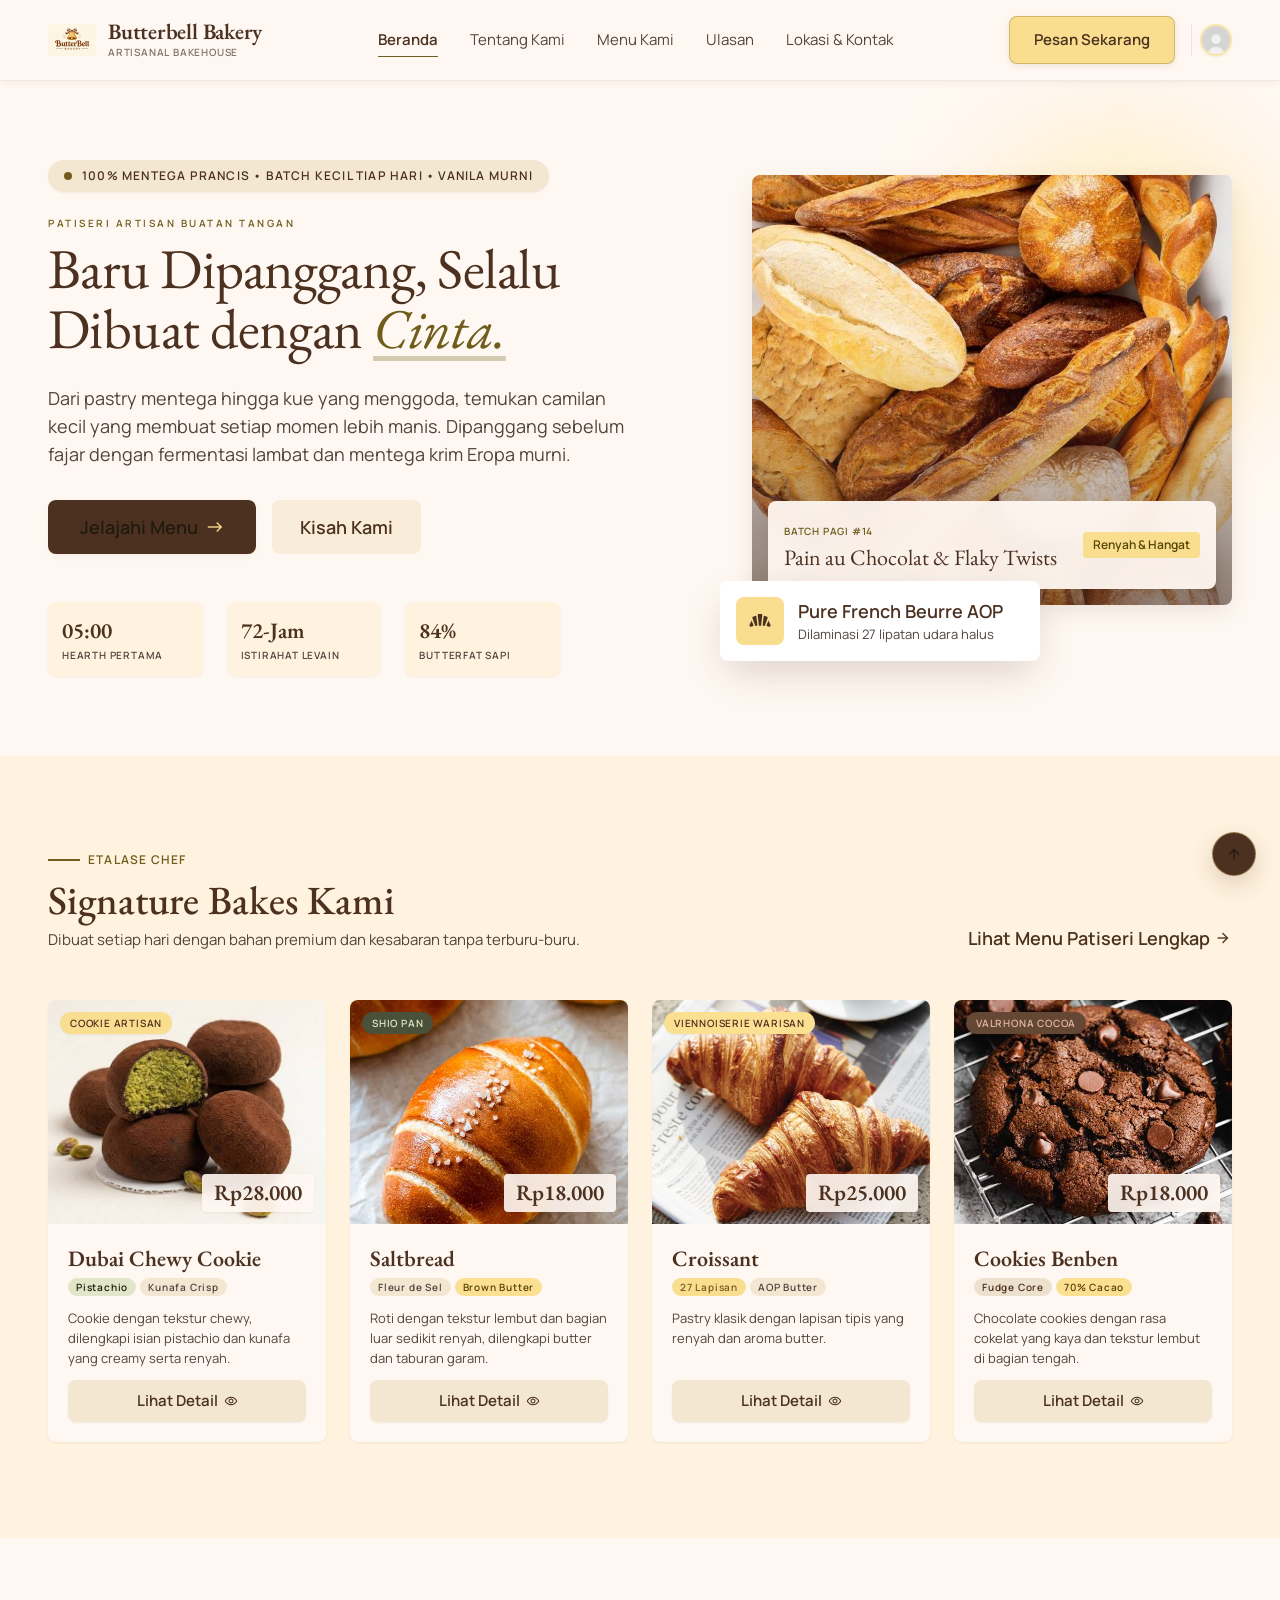
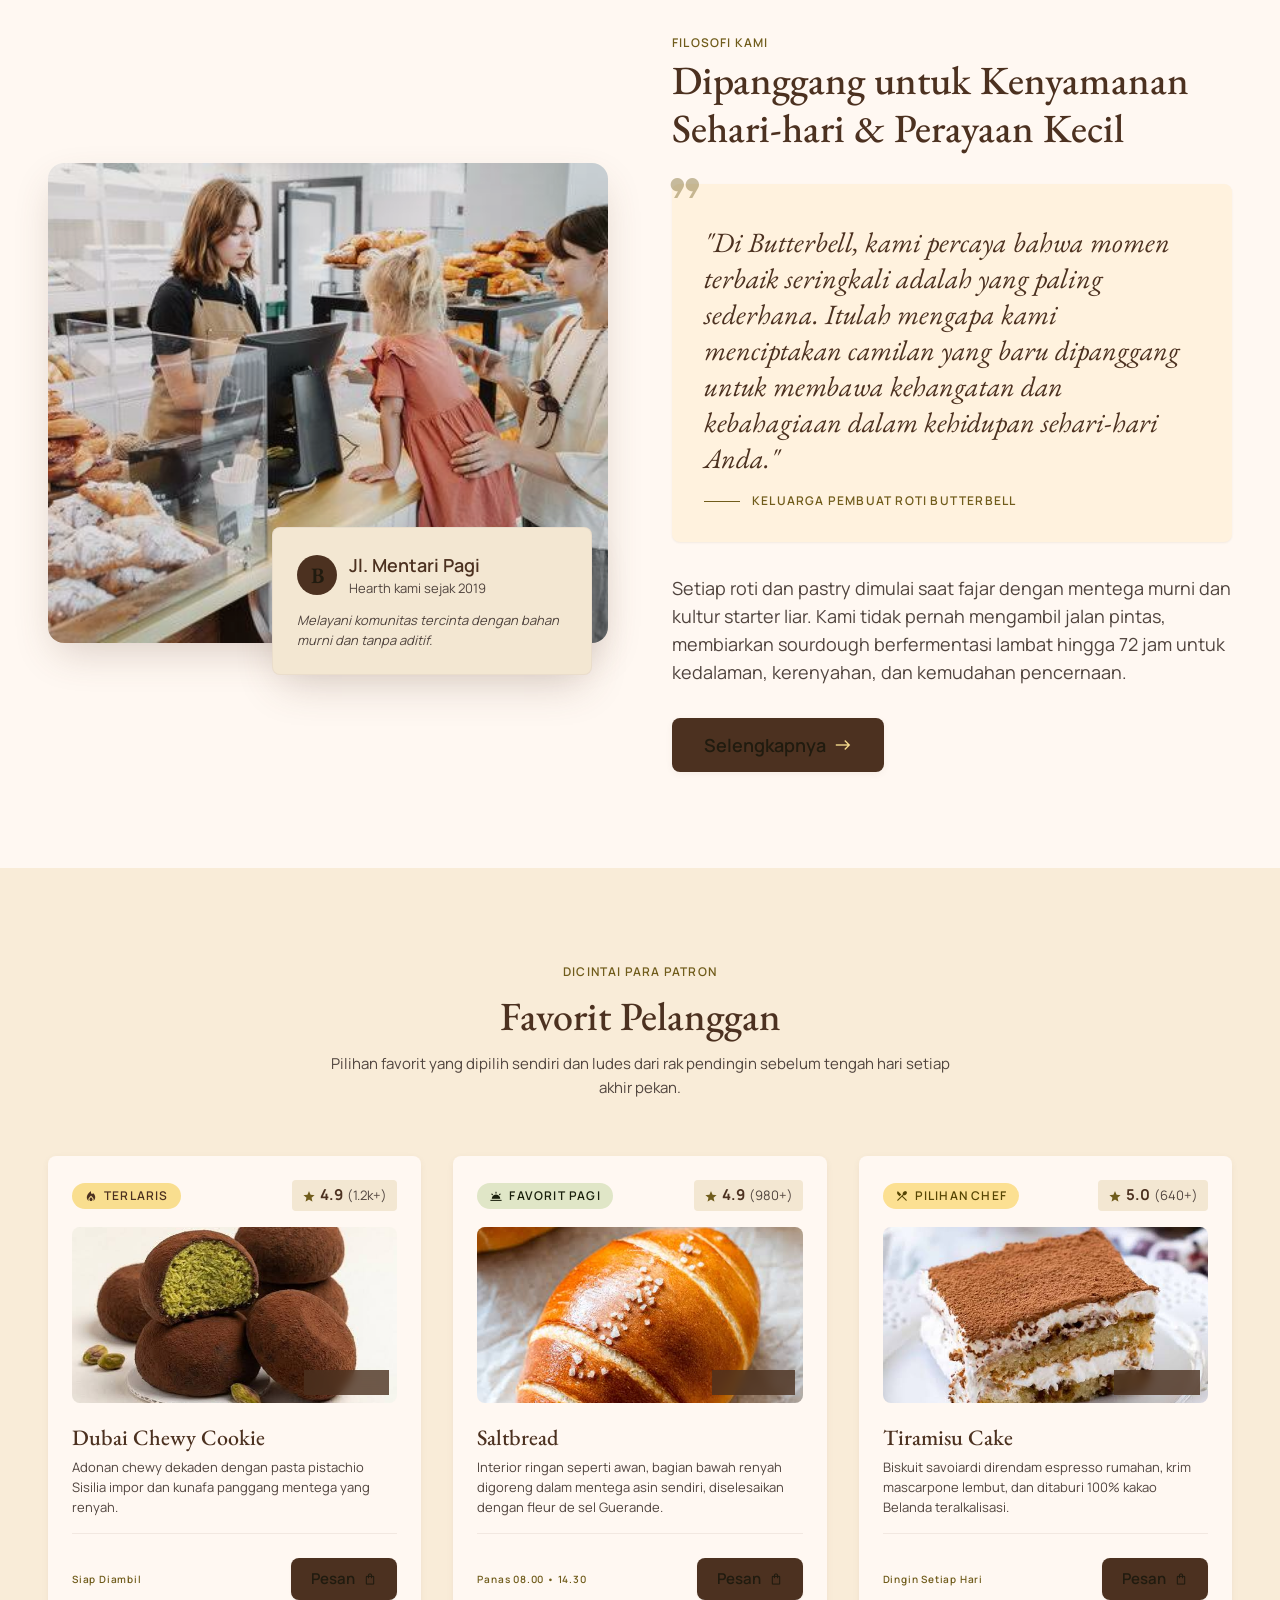
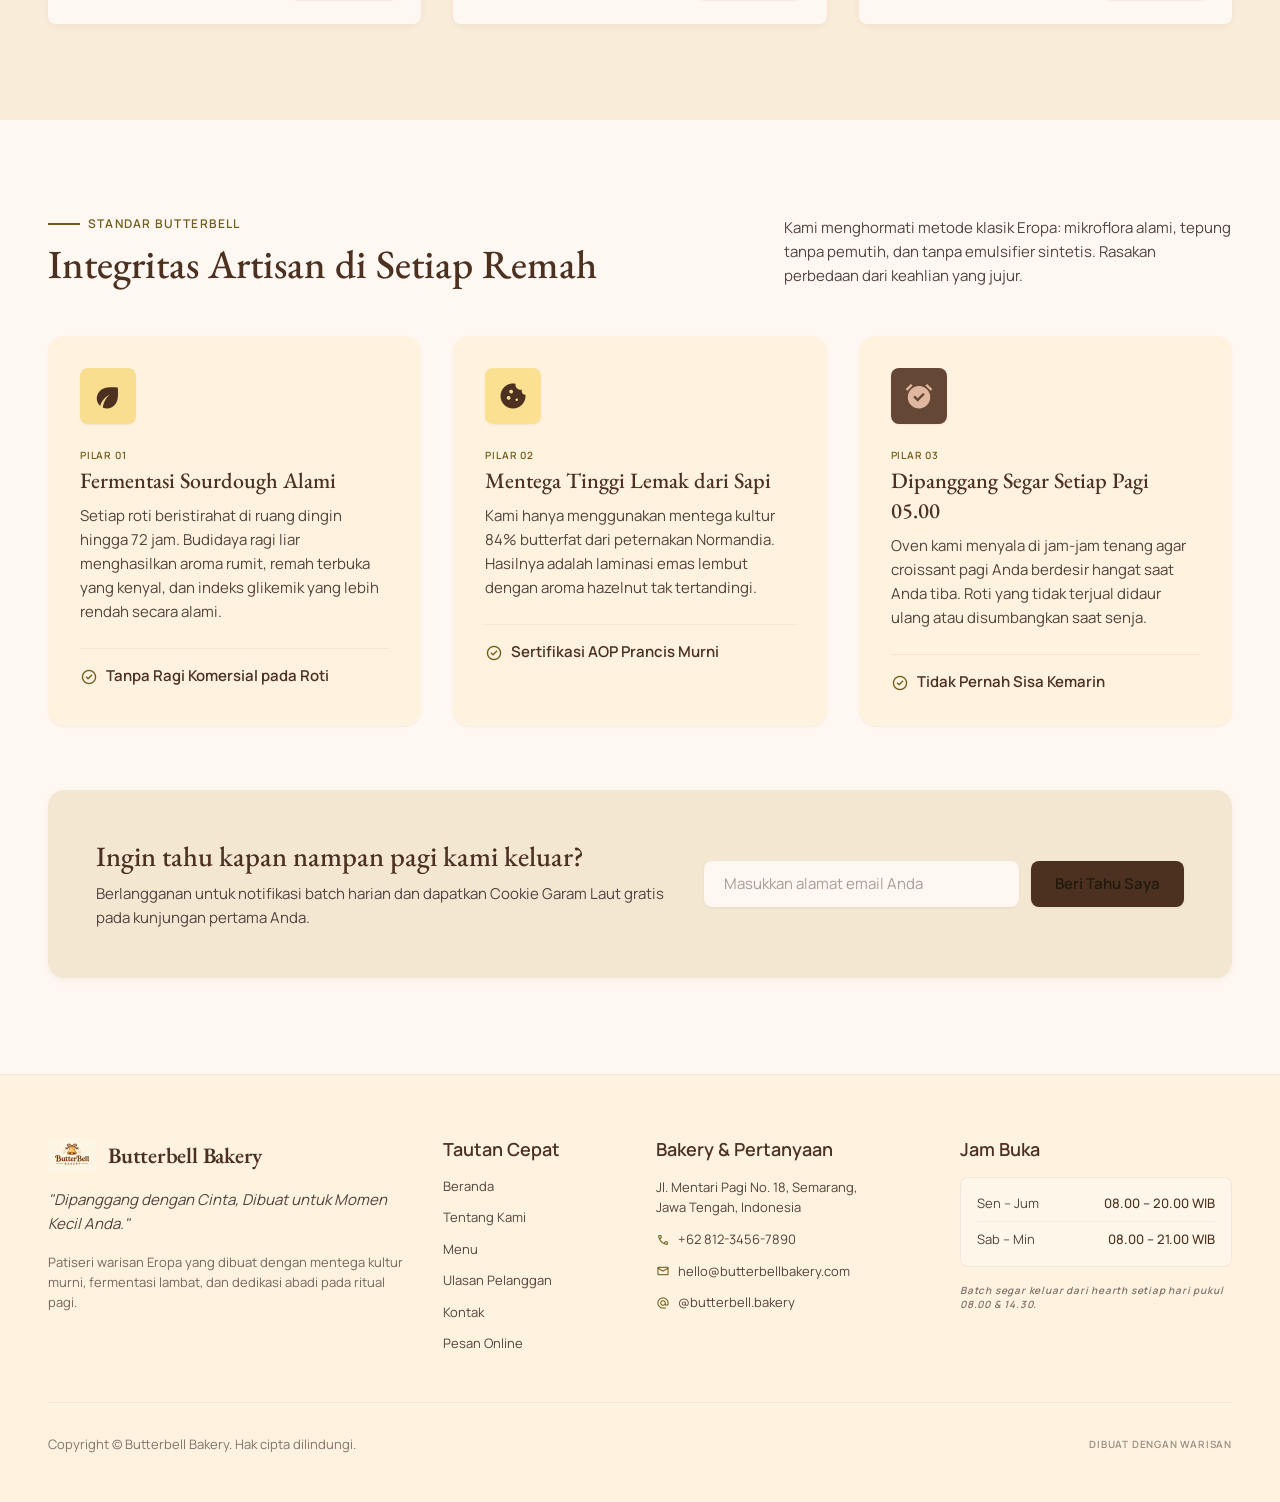
<file: index.html>
<!DOCTYPE html>
<html lang="id">
<head>
  <meta charset="utf-8" />
  <meta name="viewport" content="width=device-width, initial-scale=1.0" />
  <title>Butterbell Bakery — Beranda</title>
  <link rel="preconnect" href="https://fonts.googleapis.com" />
  <link rel="preconnect" href="https://fonts.gstatic.com" crossorigin />
  <link href="https://fonts.googleapis.com/css2?family=EB+Garamond:ital,wght@0,400..800;1,400..800&family=Manrope:wght@400;500;600;700&display=swap" rel="stylesheet" />
  <link href="https://fonts.googleapis.com/css2?family=Material+Symbols+Outlined:opsz,wght,FILL,GRAD@24,400,0,0" rel="stylesheet" />
  <link rel="stylesheet" href="style.css" />
</head>
<body id="atas">

  <!-- ==================== HEADER ==================== -->
  <header class="header-utama">
    <div class="header-wadah">
      <div class="merek">
        <img src="/images/ButterBell Bakery Logo.png" alt="Logo Butterbell Bakery" class="merek-logo" />
        <a href="index.html" class="merek-tautan">
          <span class="merek-nama">Butterbell Bakery</span>
          <span class="merek-tagline">Artisanal Bakehouse</span>
        </a>
      </div>
      <nav class="navigasi">
        <a href="index.html" class="navigasi-tautan navigasi-tautan-aktif" aria-current="page">Beranda</a>
        <a href="tentang.html" class="navigasi-tautan">Tentang Kami</a>
        <a href="menu.html" class="navigasi-tautan">Menu Kami</a>
        <a href="ulasan.html" class="navigasi-tautan">Ulasan</a>
        <a href="lokasi.html" class="navigasi-tautan">Lokasi &amp; Kontak</a>
      </nav>
      <div class="header-aksi">
        <a href="pesan.html" class="tombol-pesan">Pesan Sekarang</a>
        <div class="pembatas-vertikal">
          <img src="/images/pp.png" alt="Profil" class="avatar-profil" />
        </div>
      </div>
    </div>
  </header>

  <!-- ==================== ISI UTAMA ==================== -->
  <main class="isi-utama">
    <div class="bungkus-flex-kolom">

      <!-- ===== BAGIAN 1: PAHLAWAN (HERO) ===== -->
      <section class="bagian-pahlawan">
        <div class="wadah">
          <div class="kisi-pahlawan">

            <!-- Konten Kiri -->
            <div class="konten-pahlawan">
              <div class="lencana-kepercayaan">
                <span class="lencana-titik"></span>
                <span class="label-sedang">100% Mentega Prancis • Batch Kecil Tiap Hari • Vanila Murni</span>
              </div>

              <div>
                <span class="pembuka-pahlawan">Patiseri Artisan Buatan Tangan</span>
                <h1 class="judul-pahlawan">
                  Baru Dipanggang, Selalu Dibuat dengan <span class="kata-aksen">Cinta.</span>
                </h1>
              </div>

              <p class="subjudul-pahlawan">
                Dari pastry mentega hingga kue yang menggoda, temukan camilan kecil yang membuat setiap momen lebih manis. Dipanggang sebelum fajar dengan fermentasi lambat dan mentega krim Eropa murni.
              </p>

              <div class="aksi-pahlawan">
                <a href="menu.html" class="tombol tombol-utama">
                  <span>Jelajahi Menu</span>
                  <span class="material-symbols-outlined tombol-ikon" style="color: var(--warna-sekunder-container);">east</span>
                </a>
                <a href="tentang.html" class="tombol tombol-sekunder">
                  <span>Kisah Kami</span>
                </a>
              </div>

              <div class="metrik-pahlawan">
                <div class="metrik-item">
                  <span class="metrik-nilai">05:00</span>
                  <span class="metrik-label">Hearth Pertama</span>
                </div>
                <div class="metrik-item">
                  <span class="metrik-nilai">72-Jam</span>
                  <span class="metrik-label">Istirahat Levain</span>
                </div>
                <div class="metrik-item">
                  <span class="metrik-nilai">84%</span>
                  <span class="metrik-label">Butterfat Sapi</span>
                </div>
              </div>
            </div>

            <!-- Visual Kanan -->
            <div class="visual-pahlawan">
              <div class="cahaya-latar"></div>
              <div class="bingkai-foto-utama">
                <img src="/images/All About the Bread - Nugget Market Daily Dish.jpg" alt="Pastry sarapan artisan" />
                <div class="gradien-foto"></div>
                <div class="info-batch">
                  <div>
                    <span class="info-batch-label">Batch Pagi #14</span>
                    <p class="info-batch-nama">Pain au Chocolat &amp; Flaky Twists</p>
                  </div>
                  <span class="info-batch-tag">Renyah &amp; Hangat</span>
                </div>
              </div>
              <div class="kartu-melayang">
                <div class="kartu-melayang-ikon">
                  <span class="material-symbols-outlined" style="font-variation-settings: 'FILL' 1;">bakery_dining</span>
                </div>
                <div style="min-width: 0;">
                  <p class="kartu-melayang-nama">Pure French Beurre AOP</p>
                  <p class="kartu-melayang-desk">Dilaminasi 27 lipatan udara halus</p>
                </div>
              </div>
            </div>

          </div>
        </div>
      </section>

      <!-- ===== BAGIAN 2: PRODUK UNGGULAN ===== -->
      <section class="bagian" style="background: var(--warna-permukaan-rendah);">
        <div class="wadah">
          <div class="kepala-seksi">
            <div class="kepala-seksi-kiri">
              <div class="label-aksen">
                <span class="garis-aksen"></span>
                <span class="label-sedang">Etalase Chef</span>
              </div>
              <h2 class="judul-besar">Signature Bakes Kami</h2>
              <p class="teks-sedang" style="color: var(--warna-teks-variasi); margin-top: 4px;">
                Dibuat setiap hari dengan bahan premium dan kesabaran tanpa terburu-buru.
              </p>
            </div>
            <a href="menu.html" class="tautan-lihat-semua">
              <span>Lihat Menu Patiseri Lengkap</span>
              <span class="material-symbols-outlined" style="font-size: 18px;">arrow_forward</span>
            </a>
          </div>

          <div class="kisi-produk">
            <!-- Produk A -->
            <article class="kartu-produk">
              <div class="kartu-produk-gambar">
                <img src="/images/dubai cwecy cuki.jpg" alt="Dubai Chewy Cookie" />
                <span class="label-produk-atas emas">Cookie Artisan</span>
                <span class="label-harga">Rp28.000</span>
              </div>
              <div class="kartu-produk-isi">
                <div>
                  <h3 class="kartu-produk-judul">Dubai Chewy Cookie</h3>
                  <div class="kartu-produk-tag">
                    <span class="tag tag-hijau">Pistachio</span>
                    <span class="tag tag-netral">Kunafa Crisp</span>
                  </div>
                </div>
                <p class="kartu-produk-desk">
                  Cookie dengan tekstur chewy, dilengkapi isian pistachio dan kunafa yang creamy serta renyah.
                </p>
                <a href="menu.html" class="tombol-detail">
                  <span>Lihat Detail</span>
                  <span class="material-symbols-outlined" style="font-size: 14px;">visibility</span>
                </a>
              </div>
            </article>

            <!-- Produk B -->
            <article class="kartu-produk">
              <div class="kartu-produk-gambar">
                <img src="/images/salt bread.jpg" alt="Saltbread" />
                <span class="label-produk-atas zaitun">Shio Pan</span>
                <span class="label-harga">Rp18.000</span>
              </div>
              <div class="kartu-produk-isi">
                <div>
                  <h3 class="kartu-produk-judul">Saltbread</h3>
                  <div class="kartu-produk-tag">
                    <span class="tag tag-netral">Fleur de Sel</span>
                    <span class="tag tag-emas">Brown Butter</span>
                  </div>
                </div>
                <p class="kartu-produk-desk">
                  Roti dengan tekstur lembut dan bagian luar sedikit renyah, dilengkapi butter dan taburan garam.
                </p>
                <a href="menu.html" class="tombol-detail">
                  <span>Lihat Detail</span>
                  <span class="material-symbols-outlined" style="font-size: 14px;">visibility</span>
                </a>
              </div>
            </article>

            <!-- Produk C -->
            <article class="kartu-produk">
              <div class="kartu-produk-gambar">
                <img src="/images/A Croissant Quest in Paris - Bake from Scratch - Page 8.jpg" alt="Croissant" />
                <span class="label-produk-atas krem">Viennoiserie Warisan</span>
                <span class="label-harga">Rp25.000</span>
              </div>
              <div class="kartu-produk-isi">
                <div>
                  <h3 class="kartu-produk-judul">Croissant</h3>
                  <div class="kartu-produk-tag">
                    <span class="tag tag-emas-muda">27 Lapisan</span>
                    <span class="tag tag-netral">AOP Butter</span>
                  </div>
                </div>
                <p class="kartu-produk-desk">
                  Pastry klasik dengan lapisan tipis yang renyah dan aroma butter.
                </p>
                <a href="menu.html" class="tombol-detail">
                  <span>Lihat Detail</span>
                  <span class="material-symbols-outlined" style="font-size: 14px;">visibility</span>
                </a>
              </div>
            </article>

            <!-- Produk D -->
            <article class="kartu-produk">
              <div class="kartu-produk-gambar">
                <img src="/images/choco benben.jpg" alt="Cookies Benben" />
                <span class="label-produk-atas coklat">Valrhona Cocoa</span>
                <span class="label-harga">Rp18.000</span>
              </div>
              <div class="kartu-produk-isi">
                <div>
                  <h3 class="kartu-produk-judul">Cookies Benben</h3>
                  <div class="kartu-produk-tag">
                    <span class="tag tag-coklat">Fudge Core</span>
                    <span class="tag tag-emas">70% Cacao</span>
                  </div>
                </div>
                <p class="kartu-produk-desk">
                  Chocolate cookies dengan rasa cokelat yang kaya dan tekstur lembut di bagian tengah.
                </p>
                <a href="menu.html" class="tombol-detail">
                  <span>Lihat Detail</span>
                  <span class="material-symbols-outlined" style="font-size: 14px;">visibility</span>
                </a>
              </div>
            </article>
          </div>
        </div>
      </section>

      <!-- ===== BAGIAN 3: TENTANG PREVIEW ===== -->
      <section class="bagian bagian-tentang">
        <div class="wadah">
          <div class="kisi-tentang">
            <!-- Gambar Kiri -->
            <div class="komposisi-gambar">
              <div class="bingkai-foto-tentang">
                <img src="/images/orang'' di bakery.jpg" alt="Interior Butterbell Bakery" />
                <div class="lapisan-coklat"></div>
              </div>
              <div class="kartu-cerita">
                <div class="kartu-cerita-header">
                  <div class="lingkaran-huruf">B</div>
                  <div>
                    <p class="kartu-cerita-alamat">Jl. Mentari Pagi</p>
                    <p class="kartu-cerita-sejak">Hearth kami sejak 2019</p>
                  </div>
                </div>
                <p class="kartu-cerita-kutipan">
                  Melayani komunitas tercinta dengan bahan murni dan tanpa aditif.
                </p>
              </div>
            </div>

            <!-- Konten Kanan -->
            <div class="konten-tentang">
              <div>
                <span class="label-bagian">Filosofi Kami</span>
                <h2 class="judul-besar" style="margin-top: 4px;">
                  Dipanggang untuk Kenyamanan Sehari-hari &amp; Perayaan Kecil
                </h2>
              </div>

              <div class="blok-kutipan">
                <span class="material-symbols-outlined format-quote" style="font-variation-settings: 'FILL' 1;">format_quote</span>
                <blockquote class="kutipan-utama">
                  "Di Butterbell, kami percaya bahwa momen terbaik seringkali adalah yang paling sederhana. Itulah mengapa kami menciptakan camilan yang baru dipanggang untuk membawa kehangatan dan kebahagiaan dalam kehidupan sehari-hari Anda."
                </blockquote>
                <div class="penulis-kutipan">
                  <div class="garis-emas-pendek"></div>
                  <span>Keluarga Pembuat Roti Butterbell</span>
                </div>
              </div>

              <p class="teks-besar" style="color: var(--warna-teks-variasi);">
                Setiap roti dan pastry dimulai saat fajar dengan mentega murni dan kultur starter liar. Kami tidak pernah mengambil jalan pintas, membiarkan sourdough berfermentasi lambat hingga 72 jam untuk kedalaman, kerenyahan, dan kemudahan pencernaan.
              </p>

              <a href="tentang.html" class="tombol tombol-utama">
                <span>Selengkapnya</span>
                <span class="material-symbols-outlined tombol-ikon" style="color: var(--warna-sekunder-container);">east</span>
              </a>
            </div>
          </div>
        </div>
      </section>

      <!-- ===== BAGIAN 4: FAVORIT PELANGGAN ===== -->
      <section class="bagian bagian-favorit">
        <div class="wadah">
          <div class="kepala-tengah">
            <span class="label-sedang" style="color: var(--warna-sekunder); text-transform: uppercase; letter-spacing: 0.1em;">Dicintai Para Patron</span>
            <h2 class="judul-besar">Favorit Pelanggan</h2>
            <p class="teks-sedang" style="color: var(--warna-teks-variasi);">
              Pilihan favorit yang dipilih sendiri dan ludes dari rak pendingin sebelum tengah hari setiap akhir pekan.
            </p>
          </div>

          <div class="kisi-favorit">
            <!-- Favorit 1 -->
            <div class="kartu-favorit">
              <div>
                <div class="kartu-favorit-header">
                  <span class="label-favorit emas">
                    <span class="material-symbols-outlined" style="font-size: 14px; font-variation-settings: 'FILL' 1;">local_fire_department</span>
                    Terlaris
                  </span>
                  <div class="nilai-bintang">
                    <span class="material-symbols-outlined" style="font-variation-settings: 'FILL' 1;">star</span>
                    <strong>4.9</strong>
                    <span>(1.2k+)</span>
                  </div>
                </div>
                <div class="gambar-favorit">
                  <img src="/images/dubai cwecy cuki.jpg" alt="Dubai Chewy Cookie" />
                  <span class="harga-overlay">Rp28.000</span>
                </div>
                <h3 class="kartu-favorit-nama">Dubai Chewy Cookie</h3>
                <p class="kartu-favorit-desk">
                  Adonan chewy dekaden dengan pasta pistachio Sisilia impor dan kunafa panggang mentega yang renyah.
                </p>
              </div>
              <div class="kartu-favorit-footer">
                <span class="label-waktu">Siap Diambil</span>
                <a href="pesan.html" class="tombol-pesan-kecil">
                  <span>Pesan</span>
                  <span class="material-symbols-outlined" style="font-size: 14px;">shopping_bag</span>
                </a>
              </div>
            </div>

            <!-- Favorit 2 -->
            <div class="kartu-favorit">
              <div>
                <div class="kartu-favorit-header">
                  <span class="label-favorit zaitun">
                    <span class="material-symbols-outlined" style="font-size: 14px; font-variation-settings: 'FILL' 1;">wb_twilight</span>
                    Favorit Pagi
                  </span>
                  <div class="nilai-bintang">
                    <span class="material-symbols-outlined" style="font-variation-settings: 'FILL' 1;">star</span>
                    <strong>4.9</strong>
                    <span>(980+)</span>
                  </div>
                </div>
                <div class="gambar-favorit">
                  <img src="/images/salt bread.jpg" alt="Saltbread" />
                  <span class="harga-overlay">Rp18.000</span>
                </div>
                <h3 class="kartu-favorit-nama">Saltbread</h3>
                <p class="kartu-favorit-desk">
                  Interior ringan seperti awan, bagian bawah renyah digoreng dalam mentega asin sendiri, diselesaikan dengan fleur de sel Guerande.
                </p>
              </div>
              <div class="kartu-favorit-footer">
                <span class="label-waktu">Panas 08.00 • 14.30</span>
                <a href="pesan.html" class="tombol-pesan-kecil">
                  <span>Pesan</span>
                  <span class="material-symbols-outlined" style="font-size: 14px;">shopping_bag</span>
                </a>
              </div>
            </div>

            <!-- Favorit 3 -->
            <div class="kartu-favorit">
              <div>
                <div class="kartu-favorit-header">
                  <span class="label-favorit krem">
                    <span class="material-symbols-outlined" style="font-size: 14px; font-variation-settings: 'FILL' 1;">restaurant_menu</span>
                    Pilihan Chef
                  </span>
                  <div class="nilai-bintang">
                    <span class="material-symbols-outlined" style="font-variation-settings: 'FILL' 1;">star</span>
                    <strong>5.0</strong>
                    <span>(640+)</span>
                  </div>
                </div>
                <div class="gambar-favorit">
                  <img src="/images/images.jpg" alt="Tiramisu Cake" />
                  <span class="harga-overlay">Rp36.000</span>
                </div>
                <h3 class="kartu-favorit-nama">Tiramisu Cake</h3>
                <p class="kartu-favorit-desk">
                  Biskuit savoiardi direndam espresso rumahan, krim mascarpone lembut, dan ditaburi 100% kakao Belanda teralkalisasi.
                </p>
              </div>
              <div class="kartu-favorit-footer">
                <span class="label-waktu">Dingin Setiap Hari</span>
                <a href="pesan.html" class="tombol-pesan-kecil">
                  <span>Pesan</span>
                  <span class="material-symbols-outlined" style="font-size: 14px;">shopping_bag</span>
                </a>
              </div>
            </div>
          </div>
        </div>
      </section>

      <!-- ===== BAGIAN 5: PENGALAMAN ARTISAN ===== -->
      <section class="bagian" style="background: var(--warna-permukaan);">
        <div class="wadah">
          <div class="kepala-seksi">
            <div class="kepala-seksi-kiri">
              <div class="label-aksen">
                <span class="garis-aksen"></span>
                <span class="label-sedang">Standar Butterbell</span>
              </div>
              <h2 class="judul-besar" style="margin-top: 4px;">
                Integritas Artisan di Setiap Remah
              </h2>
            </div>
            <p class="teks-sedang" style="color: var(--warna-teks-variasi); max-width: 448px;">
              Kami menghormati metode klasik Eropa: mikroflora alami, tepung tanpa pemutih, dan tanpa emulsifier sintetis. Rasakan perbedaan dari keahlian yang jujur.
            </p>
          </div>

          <div class="kisi-pilar">
            <!-- Pilar 1 -->
            <div class="kartu-pilar">
              <div class="ikon-pilar emas">
                <span class="material-symbols-outlined" style="font-variation-settings: 'FILL' 1;">eco</span>
              </div>
              <div>
                <span class="kartu-pilar-nomor">Pilar 01</span>
                <h3 class="kartu-pilar-judul">Fermentasi Sourdough Alami</h3>
                <p class="kartu-pilar-desk">
                  Setiap roti beristirahat di ruang dingin hingga 72 jam. Budidaya ragi liar menghasilkan aroma rumit, remah terbuka yang kenyal, dan indeks glikemik yang lebih rendah secara alami.
                </p>
              </div>
              <div class="kartu-pilar-footer">
                <span class="material-symbols-outlined">check_circle</span>
                <span>Tanpa Ragi Komersial pada Roti</span>
              </div>
            </div>

            <!-- Pilar 2 -->
            <div class="kartu-pilar">
              <div class="ikon-pilar krem">
                <span class="material-symbols-outlined" style="font-variation-settings: 'FILL' 1;">cookie</span>
              </div>
              <div>
                <span class="kartu-pilar-nomor">Pilar 02</span>
                <h3 class="kartu-pilar-judul">Mentega Tinggi Lemak dari Sapi</h3>
                <p class="kartu-pilar-desk">
                  Kami hanya menggunakan mentega kultur 84% butterfat dari peternakan Normandia. Hasilnya adalah laminasi emas lembut dengan aroma hazelnut tak tertandingi.
                </p>
              </div>
              <div class="kartu-pilar-footer">
                <span class="material-symbols-outlined">check_circle</span>
                <span>Sertifikasi AOP Prancis Murni</span>
              </div>
            </div>

            <!-- Pilar 3 -->
            <div class="kartu-pilar">
              <div class="ikon-pilar coklat">
                <span class="material-symbols-outlined" style="font-variation-settings: 'FILL' 1;">alarm_on</span>
              </div>
              <div>
                <span class="kartu-pilar-nomor">Pilar 03</span>
                <h3 class="kartu-pilar-judul">Dipanggang Segar Setiap Pagi 05.00</h3>
                <p class="kartu-pilar-desk">
                  Oven kami menyala di jam-jam tenang agar croissant pagi Anda berdesir hangat saat Anda tiba. Roti yang tidak terjual didaur ulang atau disumbangkan saat senja.
                </p>
              </div>
              <div class="kartu-pilar-footer">
                <span class="material-symbols-outlined">check_circle</span>
                <span>Tidak Pernah Sisa Kemarin</span>
              </div>
            </div>
          </div>

          <!-- Banner Newsletter -->
          <div class="banner-newsletter">
            <div class="banner-newsletter-teks">
              <h3>Ingin tahu kapan nampan pagi kami keluar?</h3>
              <p>Berlangganan untuk notifikasi batch harian dan dapatkan Cookie Garam Laut gratis pada kunjungan pertama Anda.</p>
            </div>
            <form class="form-newsletter" onsubmit="event.preventDefault(); alert('Terima kasih! Anda telah terdaftar untuk alert bakery hangat.');">
              <input type="email" placeholder="Masukkan alamat email Anda" required />
              <button type="submit">Beri Tahu Saya</button>
            </form>
          </div>
        </div>
      </section>

    </div>
  </main>

  <!-- ==================== FOOTER ==================== -->
  <footer class="footer-utama">
    <div class="footer-wadah">
      <div class="kisi-footer">
        <div class="footer-merek">
          <div class="footer-merek-header">
            <img src="/images/ButterBell Bakery Logo.png" alt="Logo Butterbell Bakery" class="merek-logo" />
            <span class="footer-merek-nama">Butterbell Bakery</span>
          </div>
          <p class="footer-slogan">"Dipanggang dengan Cinta, Dibuat untuk Momen Kecil Anda."</p>
          <p class="footer-desk">Patiseri warisan Eropa yang dibuat dengan mentega kultur murni, fermentasi lambat, dan dedikasi abadi pada ritual pagi.</p>
        </div>

        <div class="footer-kolom">
          <h4 class="footer-judul">Tautan Cepat</h4>
          <a href="index.html" class="footer-tautan">Beranda</a>
          <a href="tentang.html" class="footer-tautan">Tentang Kami</a>
          <a href="menu.html" class="footer-tautan">Menu</a>
          <a href="ulasan.html" class="footer-tautan">Ulasan Pelanggan</a>
          <a href="lokasi.html" class="footer-tautan">Kontak</a>
          <a href="pesan.html" class="footer-tautan">Pesan Online</a>
        </div>

        <div class="footer-kolom">
          <h4 class="footer-judul">Bakery &amp; Pertanyaan</h4>
          <p class="footer-alamat">Jl. Mentari Pagi No. 18, Semarang,<br />Jawa Tengah, Indonesia</p>
          <p class="footer-kontak-item">
            <span class="material-symbols-outlined">call</span>
            <span>+62 812-3456-7890</span>
          </p>
          <p class="footer-kontak-item">
            <span class="material-symbols-outlined">mail</span>
            <span>hello@butterbellbakery.com</span>
          </p>
          <p class="footer-kontak-item">
            <span class="material-symbols-outlined">alternate_email</span>
            <span>@butterbell.bakery</span>
          </p>
        </div>

        <div class="footer-kolom">
          <h4 class="footer-judul">Jam Buka</h4>
          <div class="footer-jam">
            <div class="footer-jam-baris">
              <span class="footer-jam-hari">Sen – Jum</span>
              <span class="footer-jam-waktu">08.00 – 20.00 WIB</span>
            </div>
            <div class="footer-jam-baris">
              <span class="footer-jam-hari">Sab – Min</span>
              <span class="footer-jam-waktu">08.00 – 21.00 WIB</span>
            </div>
          </div>
          <p class="footer-catatan">Batch segar keluar dari hearth setiap hari pukul 08.00 &amp; 14.30.</p>
        </div>
      </div>

      <div class="footer-bawah">
        <p>Copyright © Butterbell Bakery. Hak cipta dilindungi.</p>
        <p class="footer-handcraft">Dibuat dengan Warisan</p>
      </div>
    </div>
  </footer>

  <!-- Tombol Kembali ke Atas -->
  <a href="#atas" class="tombol-ke-atas" aria-label="Kembali ke atas">
    <span class="material-symbols-outlined">arrow_upward</span>
  </a>

</body>
</html>
</file>
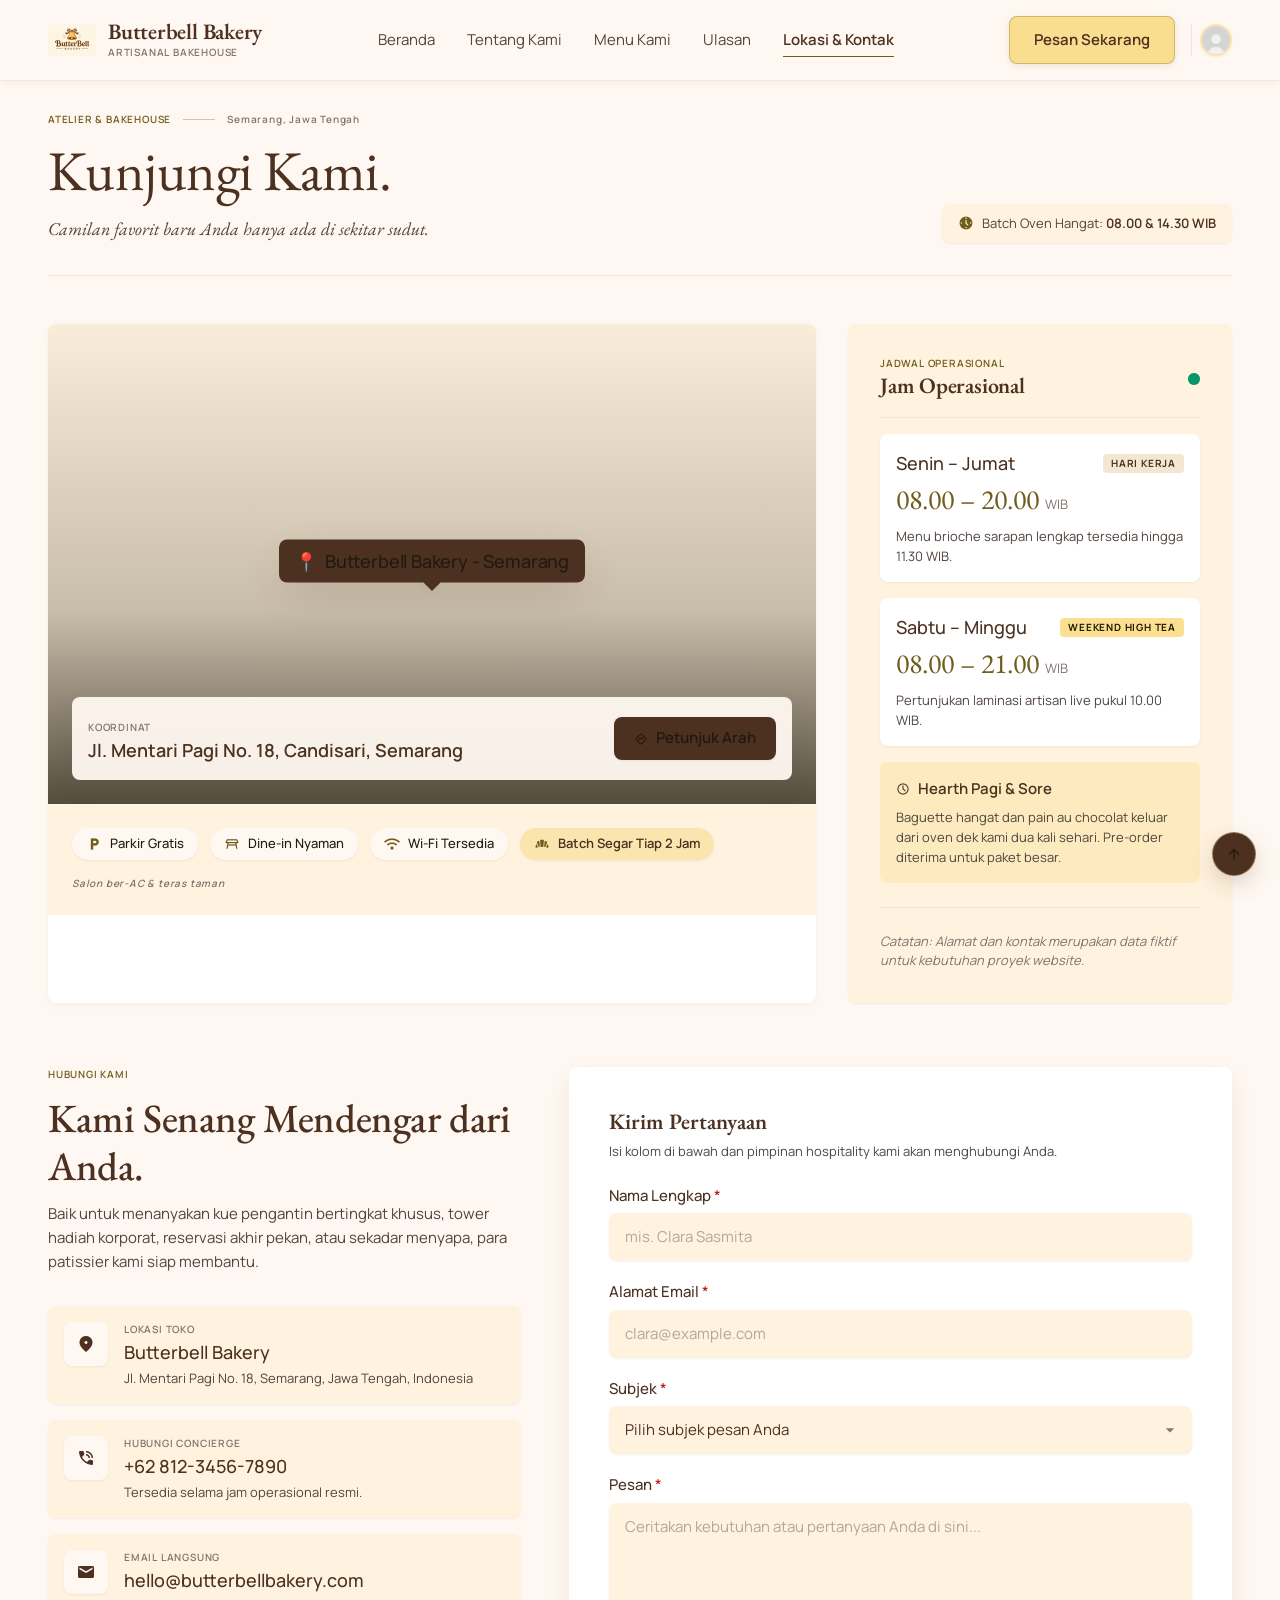
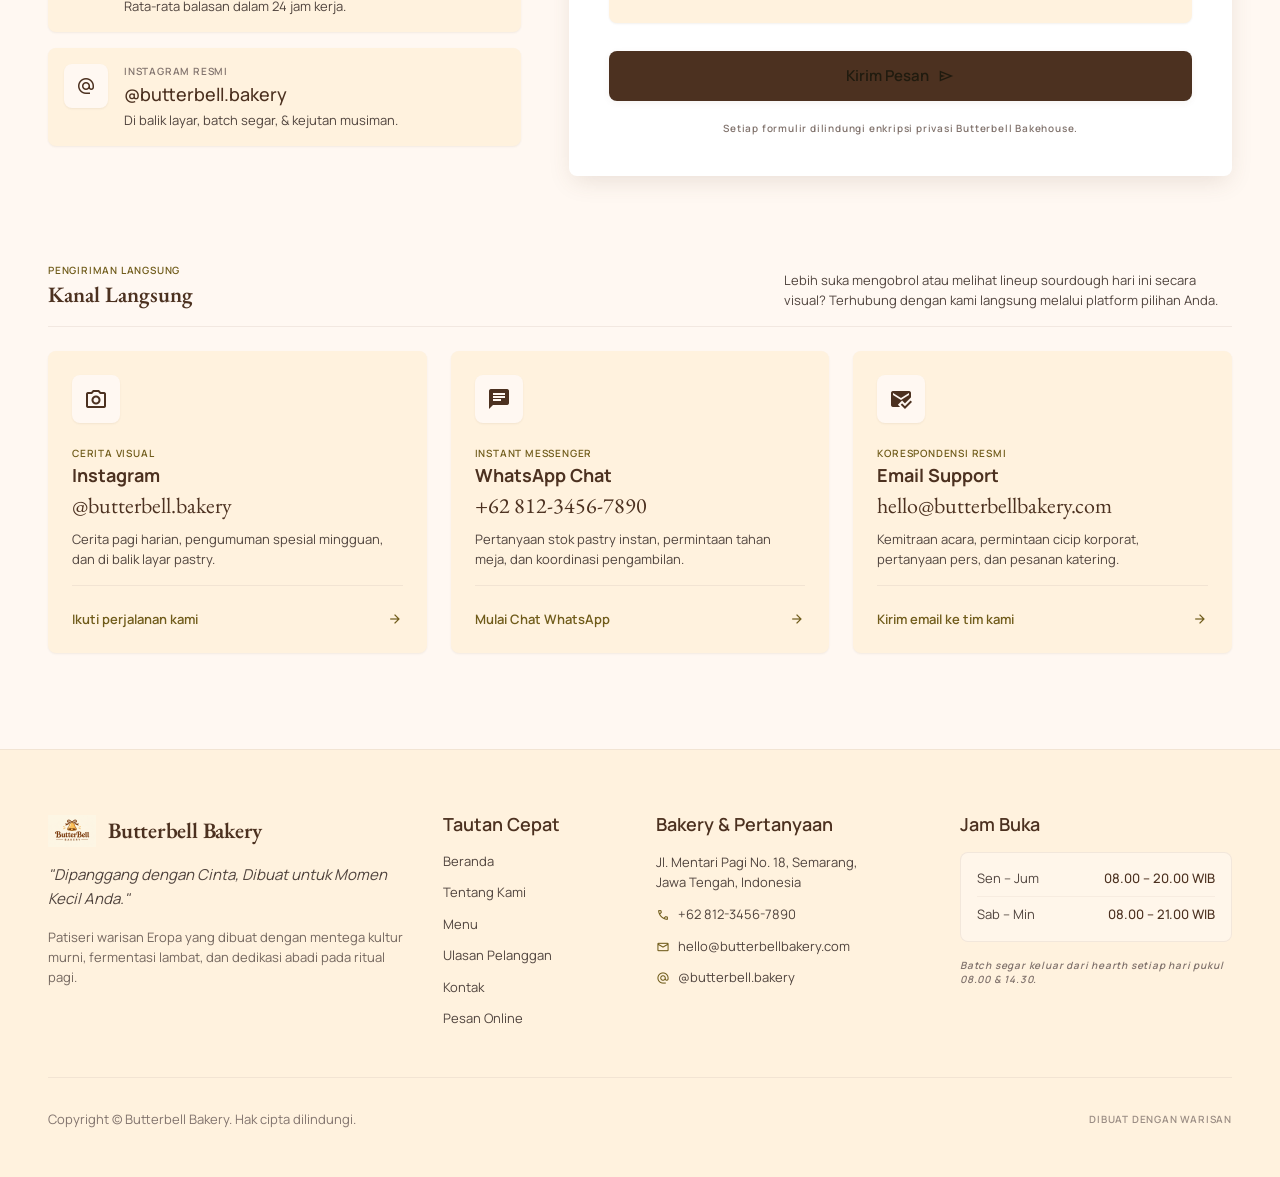
<file: lokasi.html>
<!DOCTYPE html>
<html lang="id">
<head>
  <meta charset="utf-8" />
  <meta name="viewport" content="width=device-width, initial-scale=1.0" />
  <title>Lokasi &amp; Kontak — Butterbell Bakery</title>
  <link rel="preconnect" href="https://fonts.googleapis.com" />
  <link rel="preconnect" href="https://fonts.gstatic.com" crossorigin />
  <link href="https://fonts.googleapis.com/css2?family=EB+Garamond:ital,wght@0,400..800;1,400..800&family=Manrope:wght@400;500;600;700&display=swap" rel="stylesheet" />
  <link href="https://fonts.googleapis.com/css2?family=Material+Symbols+Outlined:opsz,wght,FILL,GRAD@24,400,0,0" rel="stylesheet" />
  <link rel="stylesheet" href="style.css" />
</head>
<body id="atas">

  <!-- ==================== HEADER ==================== -->
  <header class="header-utama">
    <div class="header-wadah">
      <div class="merek">
        <img src="/images/ButterBell Bakery Logo.png" alt="Logo Butterbell Bakery" class="merek-logo" />
        <a href="index.html" class="merek-tautan">
          <span class="merek-nama">Butterbell Bakery</span>
          <span class="merek-tagline">Artisanal Bakehouse</span>
        </a>
      </div>
      <nav class="navigasi">
        <a href="index.html" class="navigasi-tautan">Beranda</a>
        <a href="tentang.html" class="navigasi-tautan">Tentang Kami</a>
        <a href="menu.html" class="navigasi-tautan">Menu Kami</a>
        <a href="ulasan.html" class="navigasi-tautan">Ulasan</a>
        <a href="lokasi.html" class="navigasi-tautan navigasi-tautan-aktif" aria-current="page">Lokasi &amp; Kontak</a>
      </nav>
      <div class="header-aksi">
        <a href="pesan.html" class="tombol-pesan">Pesan Sekarang</a>
        <div class="pembatas-vertikal">
          <img src="/images/pp.png" alt="Profil" class="avatar-profil" />
        </div>
      </div>
    </div>
  </header>

  <main class="isi-utama">
    <div class="bungkus-flex-kolom">

      <!-- ===== TOAST NOTIFIKASI ===== -->
      <div class="toast-kontak" id="toastKontak" role="alert" aria-live="assertive">
        <div class="toast-kontak-ikon">
          <span class="material-symbols-outlined" style="font-variation-settings: 'FILL' 1;">check_circle</span>
        </div>
        <div class="toast-kontak-isi">
          <h5 class="toast-kontak-judul">Terima Kasih!</h5>
          <p class="toast-kontak-pesan" id="pesanToast">
            Pesan Anda berhasil dikirim! Tim Butterbell akan menghubungi Anda segera (Simulasi).
          </p>
        </div>
        <button class="toast-kontak-tutup" onclick="tutupToastKontak()" aria-label="Tutup notifikasi">
          <span class="material-symbols-outlined" style="font-size: 14px;">close</span>
        </button>
      </div>

      <!-- ===== 1. JUDUL HALAMAN ===== -->
      <section class="bagian-judul-lokasi">
        <div class="header-judul-lokasi">
          <div class="konten-judul-lokasi">
            <div class="baris-label-kecil">
              <span class="label-bagian-kecil">Atelier &amp; Bakehouse</span>
              <span class="pembatas-tipis"></span>
              <span class="label-lokasi-kecil">Semarang, Jawa Tengah</span>
            </div>
            <h1 class="judul-halaman-lokasi">Kunjungi Kami.</h1>
            <p class="subjudul-lokasi">Camilan favorit baru Anda hanya ada di sekitar sudut.</p>
          </div>
          <div class="kartu-jadwal-panas">
            <span class="material-symbols-outlined" style="font-variation-settings: 'FILL' 1;">nest_clock_farsight_analog</span>
            <span>Batch Oven Hangat: <strong>08.00 &amp; 14.30 WIB</strong></span>
          </div>
        </div>
      </section>

      <!-- ===== 2. PETA & JADWAL ===== -->
      <section class="bagian-peta">
        <div class="kisi-peta">

          <!-- Peta -->
          <div class="kartu-peta">
            <div class="area-peta">
              <div class="gambar-peta" style="background-image: url('https://lh3.googleusercontent.com/aida-public/[base64]');"></div>
              <div class="scrim-peta"></div>

              <div class="pin-peta">
                <div class="pin-peta-label">
                  <span class="ikon-pin">📍</span>
                  <span>Butterbell Bakery - Semarang</span>
                </div>
                <div class="pin-peta-ujung"></div>
              </div>

              <div class="info-peta">
                <div>
                  <span class="label-koordinat">Koordinat</span>
                  <p class="alamat-peta-lengkap">Jl. Mentari Pagi No. 18, Candisari, Semarang</p>
                </div>
                <a href="https://maps.google.com/?q=Jl.+Mentari+Pagi+No.+18,+Semarang" target="_blank" rel="noopener noreferrer" class="tombol-arah">
                  <span class="material-symbols-outlined">directions</span>
                  <span>Petunjuk Arah</span>
                </a>
              </div>
            </div>

            <div class="area-amenitas">
              <div class="daftar-amenitas">
                <div class="amenitas-item">
                  <span class="material-symbols-outlined">local_parking</span>
                  <span>Parkir Gratis</span>
                </div>
                <div class="amenitas-item">
                  <span class="material-symbols-outlined">table_restaurant</span>
                  <span>Dine-in Nyaman</span>
                </div>
                <div class="amenitas-item">
                  <span class="material-symbols-outlined">wifi</span>
                  <span>Wi-Fi Tersedia</span>
                </div>
                <div class="amenitas-item emas">
                  <span class="material-symbols-outlined" style="font-variation-settings: 'FILL' 1;">bakery_dining</span>
                  <span>Batch Segar Tiap 2 Jam</span>
                </div>
              </div>
              <span class="teks-catatan-amenitas">Salon ber-AC &amp; teras taman</span>
            </div>
          </div>

          <!-- Kartu Jadwal -->
          <div class="kartu-jadwal">
            <div>
              <div class="kepala-jadwal">
                <div>
                  <span class="label-jadwal">Jadwal Operasional</span>
                  <h2 class="judul-jadwal">Jam Operasional</h2>
                </div>
                <span class="titik-status-buka" title="Bakehouse sedang buka"></span>
              </div>

              <div class="daftar-jadwal" style="margin-top: 16px;">
                <div class="item-jadwal">
                  <div class="kepala-item-jadwal">
                    <span class="hari-jadwal">Senin – Jumat</span>
                    <span class="badge-jadwal">Hari Kerja</span>
                  </div>
                  <p class="jam-jadwal">08.00 – 20.00 <small>WIB</small></p>
                  <p class="ket-jadwal">Menu brioche sarapan lengkap tersedia hingga 11.30 WIB.</p>
                </div>
                <div class="item-jadwal">
                  <div class="kepala-item-jadwal">
                    <span class="hari-jadwal">Sabtu – Minggu</span>
                    <span class="badge-jadwal emas">Weekend High Tea</span>
                  </div>
                  <p class="jam-jadwal">08.00 – 21.00 <small>WIB</small></p>
                  <p class="ket-jadwal">Pertunjukan laminasi artisan live pukul 10.00 WIB.</p>
                </div>
              </div>

              <div class="kotak-batch" style="margin-top: 16px;">
                <div class="kepala-batch">
                  <span class="material-symbols-outlined">schedule</span>
                  <span>Hearth Pagi &amp; Sore</span>
                </div>
                <p class="ket-batch">
                  Baguette hangat dan pain au chocolat keluar dari oven dek kami dua kali sehari. Pre-order diterima untuk paket besar.
                </p>
              </div>
            </div>

            <div class="catatan-disclaimer">
              Catatan: Alamat dan kontak merupakan data fiktif untuk kebutuhan proyek website.
            </div>
          </div>

        </div>
      </section>

      <!-- ===== 3. FORM KONTAK & INFO ===== -->
      <section class="bagian-form-kontak">
        <div class="kisi-form-kontak">

          <!-- Kolom info kiri -->
          <div class="kolom-info-kontak">
            <div class="kepala-info-kontak">
              <span class="label-bagian-kecil" style="color: var(--warna-sekunder);">Hubungi Kami</span>
              <h2 class="judul-info-kontak">Kami Senang Mendengar dari Anda.</h2>
              <p class="ket-info-kontak">
                Baik untuk menanyakan kue pengantin bertingkat khusus, tower hadiah korporat, reservasi akhir pekan, atau sekadar menyapa, para patissier kami siap membantu.
              </p>
            </div>

            <div class="daftar-info-kontak">
              <!-- Lokasi -->
              <div class="kartu-info-kontak">
                <div class="ikon-kontak">
                  <span class="material-symbols-outlined" style="font-variation-settings: 'FILL' 1;">location_on</span>
                </div>
                <div class="konten-kontak">
                  <span class="label-kontak">Lokasi Toko</span>
                  <p class="judul-kontak">Butterbell Bakery</p>
                  <p class="detail-kontak">Jl. Mentari Pagi No. 18, Semarang, Jawa Tengah, Indonesia</p>
                </div>
              </div>

              <!-- Telepon -->
              <a href="tel:+6281234567890" class="kartu-info-kontak tautan">
                <div class="ikon-kontak">
                  <span class="material-symbols-outlined" style="font-variation-settings: 'FILL' 1;">phone_in_talk</span>
                </div>
                <div class="konten-kontak">
                  <span class="label-kontak">Hubungi Concierge</span>
                  <p class="judul-kontak">+62 812-3456-7890</p>
                  <p class="detail-kontak">Tersedia selama jam operasional resmi.</p>
                </div>
              </a>

              <!-- Email -->
              <a href="mailto:hello@butterbellbakery.com" class="kartu-info-kontak tautan">
                <div class="ikon-kontak">
                  <span class="material-symbols-outlined" style="font-variation-settings: 'FILL' 1;">mail</span>
                </div>
                <div class="konten-kontak">
                  <span class="label-kontak">Email Langsung</span>
                  <p class="judul-kontak">hello@butterbellbakery.com</p>
                  <p class="detail-kontak">Rata-rata balasan dalam 24 jam kerja.</p>
                </div>
              </a>

              <!-- Instagram -->
              <a href="https://instagram.com/butterbell.bakery" target="_blank" rel="noopener noreferrer" class="kartu-info-kontak tautan">
                <div class="ikon-kontak">
                  <span class="material-symbols-outlined">alternate_email</span>
                </div>
                <div class="konten-kontak">
                  <span class="label-kontak">Instagram Resmi</span>
                  <p class="judul-kontak">@butterbell.bakery</p>
                  <p class="detail-kontak">Di balik layar, batch segar, &amp; kejutan musiman.</p>
                </div>
              </a>
            </div>
          </div>

          <!-- Form kontak kanan -->
          <div class="wadah-form-kontak">
            <div class="kepala-form-kontak">
              <h3 class="judul-form-kontak">Kirim Pertanyaan</h3>
              <p class="ket-form-kontak">Isi kolom di bawah dan pimpinan hospitality kami akan menghubungi Anda.</p>
            </div>

            <form class="form-kontak" id="formKontak" novalidate onsubmit="kirimFormKontak(event)">
              <!-- Nama -->
              <div class="grup-kontak">
                <label class="label-kontak-form" for="namaLengkap">
                  Nama Lengkap <span class="wajib">*</span>
                </label>
                <input class="input-kontak" id="namaLengkap" name="namaLengkap" type="text" placeholder="mis. Clara Sasmita" required />
                <p class="pesan-error" id="errorNama">Silakan isi nama lengkap Anda.</p>
              </div>

              <!-- Email -->
              <div class="grup-kontak">
                <label class="label-kontak-form" for="emailKontak">
                  Alamat Email <span class="wajib">*</span>
                </label>
                <input class="input-kontak" id="emailKontak" name="emailKontak" type="email" placeholder="clara@example.com" required />
                <p class="pesan-error" id="errorEmail">Silakan masukkan format alamat email yang valid.</p>
              </div>

              <!-- Subjek -->
              <div class="grup-kontak">
                <label class="label-kontak-form" for="subjekKontak">
                  Subjek <span class="wajib">*</span>
                </label>
                <div class="bungkus-select">
                  <select class="select-kontak" id="subjekKontak" name="subjekKontak" required>
                    <option disabled selected value="">Pilih subjek pesan Anda</option>
                    <option value="Pertanyaan Umum">Pertanyaan Umum</option>
                    <option value="Kue Khusus & Perayaan">Kue Khusus &amp; Perayaan Pribadi</option>
                    <option value="Katering Korporat">Hadiah Korporat &amp; Pesanan Besar</option>
                    <option value="Reservasi Meja">Permintaan Reservasi Meja</option>
                    <option value="Umpan Balik">Umpan Balik &amp; Layanan Pelanggan</option>
                  </select>
                </div>
                <p class="pesan-error" id="errorSubjek">Silakan pilih salah satu subjek pesan.</p>
              </div>

              <!-- Pesan -->
              <div class="grup-kontak">
                <label class="label-kontak-form" for="pesanKontak">
                  Pesan <span class="wajib">*</span>
                </label>
                <textarea class="textarea-kontak" id="pesanKontak" name="pesanKontak" rows="4" placeholder="Ceritakan kebutuhan atau pertanyaan Anda di sini..." required></textarea>
                <p class="pesan-error" id="errorPesan">Pesan tidak boleh kosong (minimal 10 karakter).</p>
              </div>

              <!-- Submit -->
              <div style="padding-top: 8px;">
                <button class="tombol-kirim-kontak" id="tombolKirimKontak" type="submit">
                  <span id="teksTombolKirim">Kirim Pesan</span>
                  <span class="material-symbols-outlined" id="ikonTombolKirim">send</span>
                </button>
              </div>

              <p class="ket-privasi-kontak">Setiap formulir dilindungi enkripsi privasi Butterbell Bakehouse.</p>
            </form>
          </div>

        </div>
      </section>

      <!-- ===== 4. KANAL KOMUNIKASI LANGSUNG ===== -->
      <section class="bagian-kanal">
        <div class="kepala-kanal">
          <div>
            <span class="label-bagian-kecil" style="color: var(--warna-sekunder);">Pengiriman Langsung</span>
            <h2 class="judul-kecil" style="font-size: 22px; font-weight: 600; color: var(--warna-utama);">Kanal Langsung</h2>
          </div>
          <p class="teks-kecil" style="color: var(--warna-teks-variasi); max-width: 448px;">
            Lebih suka mengobrol atau melihat lineup sourdough hari ini secara visual? Terhubung dengan kami langsung melalui platform pilihan Anda.
          </p>
        </div>

        <div class="kisi-kanal">
          <!-- Instagram -->
          <a href="https://instagram.com/butterbell.bakery" target="_blank" rel="noopener noreferrer" class="kartu-kanal">
            <div>
              <div class="ikon-kanal">
                <span class="material-symbols-outlined">photo_camera</span>
              </div>
              <span class="judul-kanal-kecil">Cerita Visual</span>
              <h4 class="nama-kanal">Instagram</h4>
              <p class="alamat-kanal">@butterbell.bakery</p>
              <p class="ket-kanal">Cerita pagi harian, pengumuman spesial mingguan, dan di balik layar pastry.</p>
            </div>
            <div class="footer-kanal">
              <span>Ikuti perjalanan kami</span>
              <span class="material-symbols-outlined">arrow_forward</span>
            </div>
          </a>

          <!-- WhatsApp -->
          <a href="https://wa.me/6281234567890?text=Halo%20Butterbell%20Bakery,%20saya%20ingin%20bertanya%20mengenai%20menu" target="_blank" rel="noopener noreferrer" class="kartu-kanal">
            <div>
              <div class="ikon-kanal">
                <span class="material-symbols-outlined" style="font-variation-settings: 'FILL' 1;">chat</span>
              </div>
              <span class="judul-kanal-kecil">Instant Messenger</span>
              <h4 class="nama-kanal">WhatsApp Chat</h4>
              <p class="alamat-kanal">+62 812-3456-7890</p>
              <p class="ket-kanal">Pertanyaan stok pastry instan, permintaan tahan meja, dan koordinasi pengambilan.</p>
            </div>
            <div class="footer-kanal">
              <span>Mulai Chat WhatsApp</span>
              <span class="material-symbols-outlined">arrow_forward</span>
            </div>
          </a>

          <!-- Email -->
          <a href="mailto:hello@butterbellbakery.com?subject=Butterbell%20Customer%20Inquiry" class="kartu-kanal">
            <div>
              <div class="ikon-kanal">
                <span class="material-symbols-outlined" style="font-variation-settings: 'FILL' 1;">mark_email_read</span>
              </div>
              <span class="judul-kanal-kecil">Korespondensi Resmi</span>
              <h4 class="nama-kanal">Email Support</h4>
              <p class="alamat-kanal">hello@butterbellbakery.com</p>
              <p class="ket-kanal">Kemitraan acara, permintaan cicip korporat, pertanyaan pers, dan pesanan katering.</p>
            </div>
            <div class="footer-kanal">
              <span>Kirim email ke tim kami</span>
              <span class="material-symbols-outlined">arrow_forward</span>
            </div>
          </a>
        </div>
      </section>

    </div>
  </main>

  <!-- ==================== FOOTER ==================== -->
  <footer class="footer-utama">
    <div class="footer-wadah">
      <div class="kisi-footer">
        <div class="footer-merek">
          <div class="footer-merek-header">
            <img src="/images/ButterBell Bakery Logo.png" alt="Logo Butterbell Bakery" class="merek-logo" />
            <span class="footer-merek-nama">Butterbell Bakery</span>
          </div>
          <p class="footer-slogan">"Dipanggang dengan Cinta, Dibuat untuk Momen Kecil Anda."</p>
          <p class="footer-desk">Patiseri warisan Eropa yang dibuat dengan mentega kultur murni, fermentasi lambat, dan dedikasi abadi pada ritual pagi.</p>
        </div>
        <div class="footer-kolom">
          <h4 class="footer-judul">Tautan Cepat</h4>
          <a href="index.html" class="footer-tautan">Beranda</a>
          <a href="tentang.html" class="footer-tautan">Tentang Kami</a>
          <a href="menu.html" class="footer-tautan">Menu</a>
          <a href="ulasan.html" class="footer-tautan">Ulasan Pelanggan</a>
          <a href="lokasi.html" class="footer-tautan">Kontak</a>
          <a href="pesan.html" class="footer-tautan">Pesan Online</a>
        </div>
        <div class="footer-kolom">
          <h4 class="footer-judul">Bakery &amp; Pertanyaan</h4>
          <p class="footer-alamat">Jl. Mentari Pagi No. 18, Semarang,<br />Jawa Tengah, Indonesia</p>
          <p class="footer-kontak-item"><span class="material-symbols-outlined">call</span><span>+62 812-3456-7890</span></p>
          <p class="footer-kontak-item"><span class="material-symbols-outlined">mail</span><span>hello@butterbellbakery.com</span></p>
          <p class="footer-kontak-item"><span class="material-symbols-outlined">alternate_email</span><span>@butterbell.bakery</span></p>
        </div>
        <div class="footer-kolom">
          <h4 class="footer-judul">Jam Buka</h4>
          <div class="footer-jam">
            <div class="footer-jam-baris">
              <span class="footer-jam-hari">Sen – Jum</span>
              <span class="footer-jam-waktu">08.00 – 20.00 WIB</span>
            </div>
            <div class="footer-jam-baris">
              <span class="footer-jam-hari">Sab – Min</span>
              <span class="footer-jam-waktu">08.00 – 21.00 WIB</span>
            </div>
          </div>
          <p class="footer-catatan">Batch segar keluar dari hearth setiap hari pukul 08.00 &amp; 14.30.</p>
        </div>
      </div>
      <div class="footer-bawah">
        <p>Copyright © Butterbell Bakery. Hak cipta dilindungi.</p>
        <p class="footer-handcraft">Dibuat dengan Warisan</p>
      </div>
    </div>
  </footer>

  <a href="#atas" class="tombol-ke-atas" aria-label="Kembali ke atas">
    <span class="material-symbols-outlined">arrow_upward</span>
  </a>

  <!-- ==================== SCRIPT KONTAK ==================== -->
  <script>
    (function inisialisasiKontak() {
      const form = document.getElementById('formKontak');
      const inputNama = document.getElementById('namaLengkap');
      const inputEmail = document.getElementById('emailKontak');
      const inputSubjek = document.getElementById('subjekKontak');
      const inputPesan = document.getElementById('pesanKontak');

      const errNama = document.getElementById('errorNama');
      const errEmail = document.getElementById('errorEmail');
      const errSubjek = document.getElementById('errorSubjek');
      const errPesan = document.getElementById('errorPesan');

      // Reset error saat user mengetik
      inputNama.addEventListener('input', () => {
        if (inputNama.value.trim()) {
          errNama.classList.remove('tampil');
          inputNama.classList.remove('error');
        }
      });
      inputEmail.addEventListener('input', () => {
        if (/^[^\s@]+@[^\s@]+\.[^\s@]+$/.test(inputEmail.value.trim())) {
          errEmail.classList.remove('tampil');
          inputEmail.classList.remove('error');
        }
      });
      inputSubjek.addEventListener('change', () => {
        if (inputSubjek.value) {
          errSubjek.classList.remove('tampil');
          inputSubjek.classList.remove('error');
        }
      });
      inputPesan.addEventListener('input', () => {
        if (inputPesan.value.trim().length >= 10) {
          errPesan.classList.remove('tampil');
          inputPesan.classList.remove('error');
        }
      });

      window.kirimFormKontak = function (event) {
        event.preventDefault();
        let valid = true;

        // Validasi nama
        if (!inputNama.value.trim()) {
          errNama.classList.add('tampil');
          inputNama.classList.add('error');
          valid = false;
        }

        // Validasi email
        if (!inputEmail.value.trim() || !/^[^\s@]+@[^\s@]+\.[^\s@]+$/.test(inputEmail.value.trim())) {
          errEmail.classList.add('tampil');
          inputEmail.classList.add('error');
          valid = false;
        }

        // Validasi subjek
        if (!inputSubjek.value) {
          errSubjek.classList.add('tampil');
          inputSubjek.classList.add('error');
          valid = false;
        }

        // Validasi pesan
        if (!inputPesan.value.trim() || inputPesan.value.trim().length < 10) {
          errPesan.classList.add('tampil');
          inputPesan.classList.add('error');
          valid = false;
        }

        if (!valid) return;

        // Simulasi pengiriman
        const tombol = document.getElementById('tombolKirimKontak');
        const teksTombol = document.getElementById('teksTombolKirim');
        const ikonTombol = document.getElementById('ikonTombolKirim');

        tombol.disabled = true;
        teksTombol.textContent = 'Mengirimkan...';
        ikonTombol.textContent = 'hourglass_empty';
        ikonTombol.classList.add('berputar');

        setTimeout(() => {
          tombol.disabled = false;
          teksTombol.textContent = 'Kirim Pesan';
          ikonTombol.textContent = 'send';
          ikonTombol.classList.remove('berputar');

          form.reset();
          tampilkanToastKontak();
        }, 750);
      };

      let timeoutToast;
      window.tampilkanToastKontak = function () {
        const toast = document.getElementById('toastKontak');
        if (!toast) return;
        toast.classList.add('tampil');
        clearTimeout(timeoutToast);
        timeoutToast = setTimeout(tutupToastKontak, 6000);
      };

      window.tutupToastKontak = function () {
        const toast = document.getElementById('toastKontak');
        if (toast) toast.classList.remove('tampil');
      };
    })();
  </script>

</body>
</html>
</file>
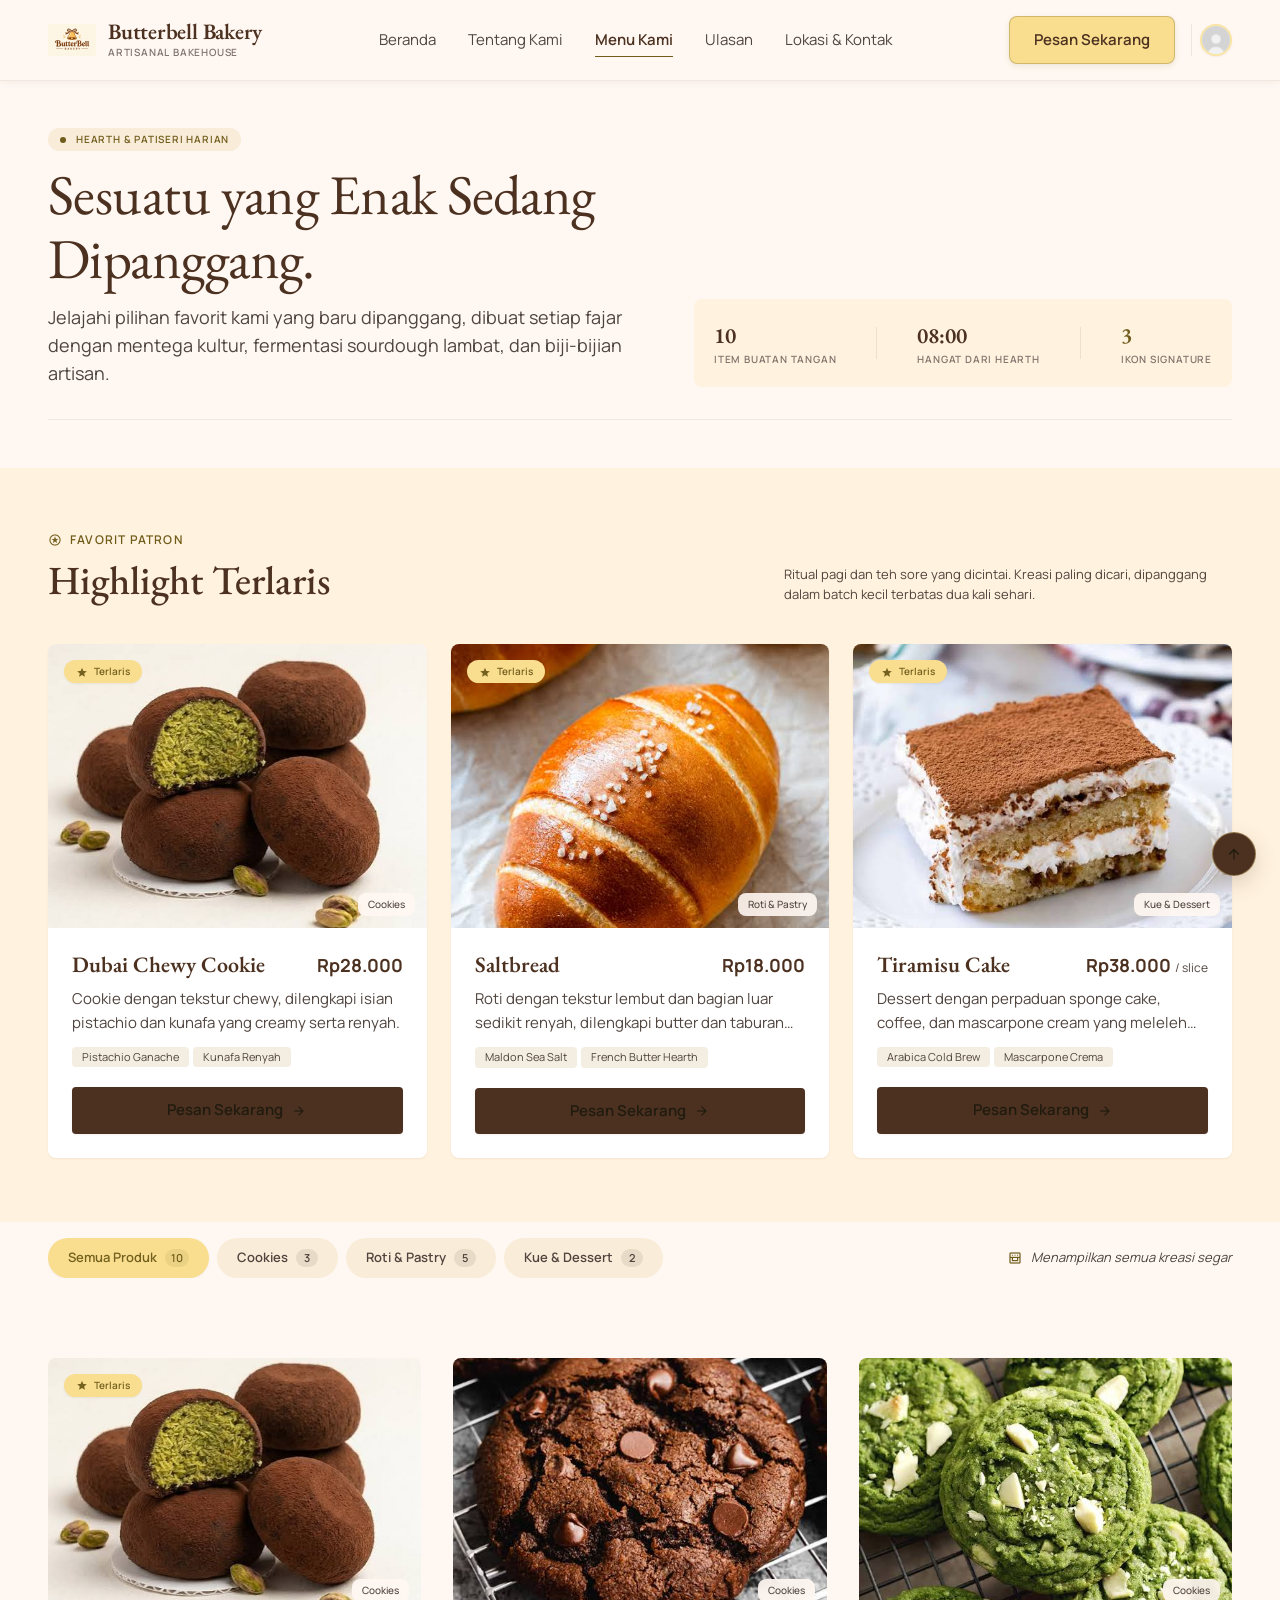
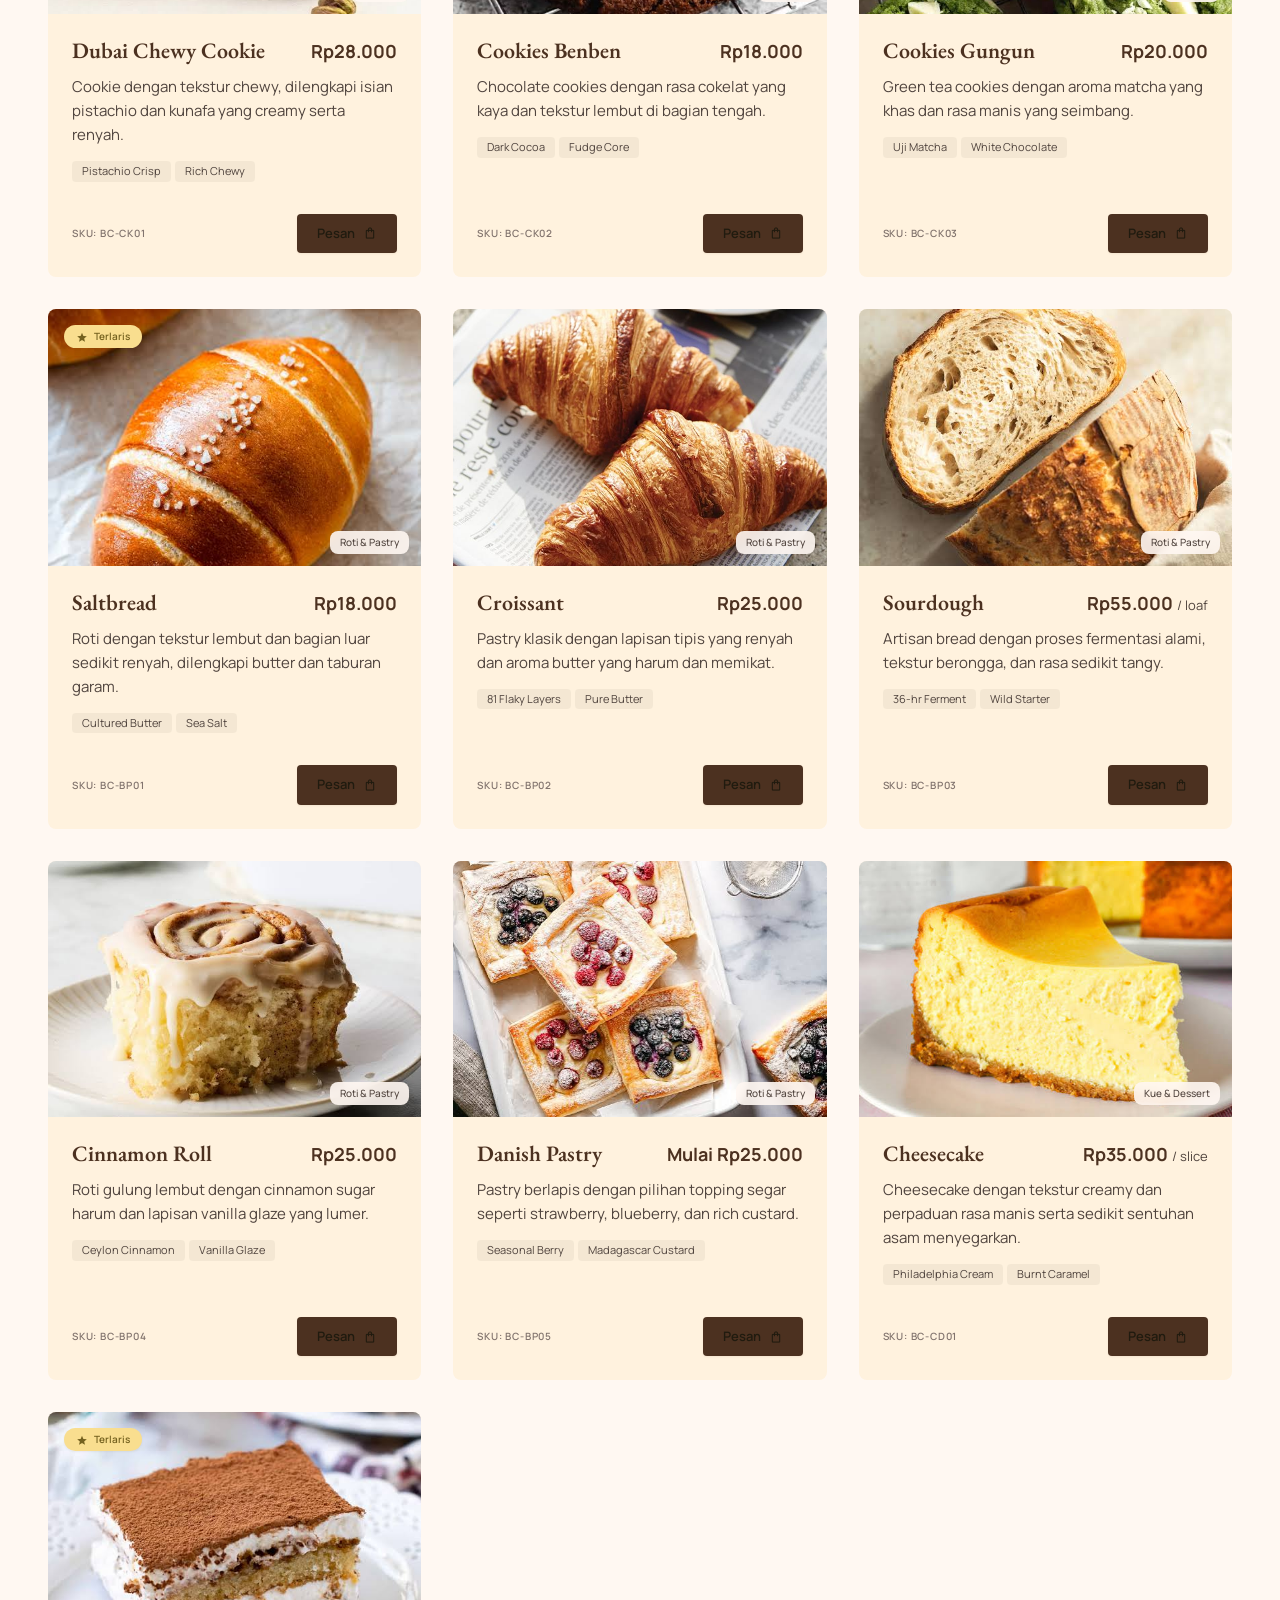
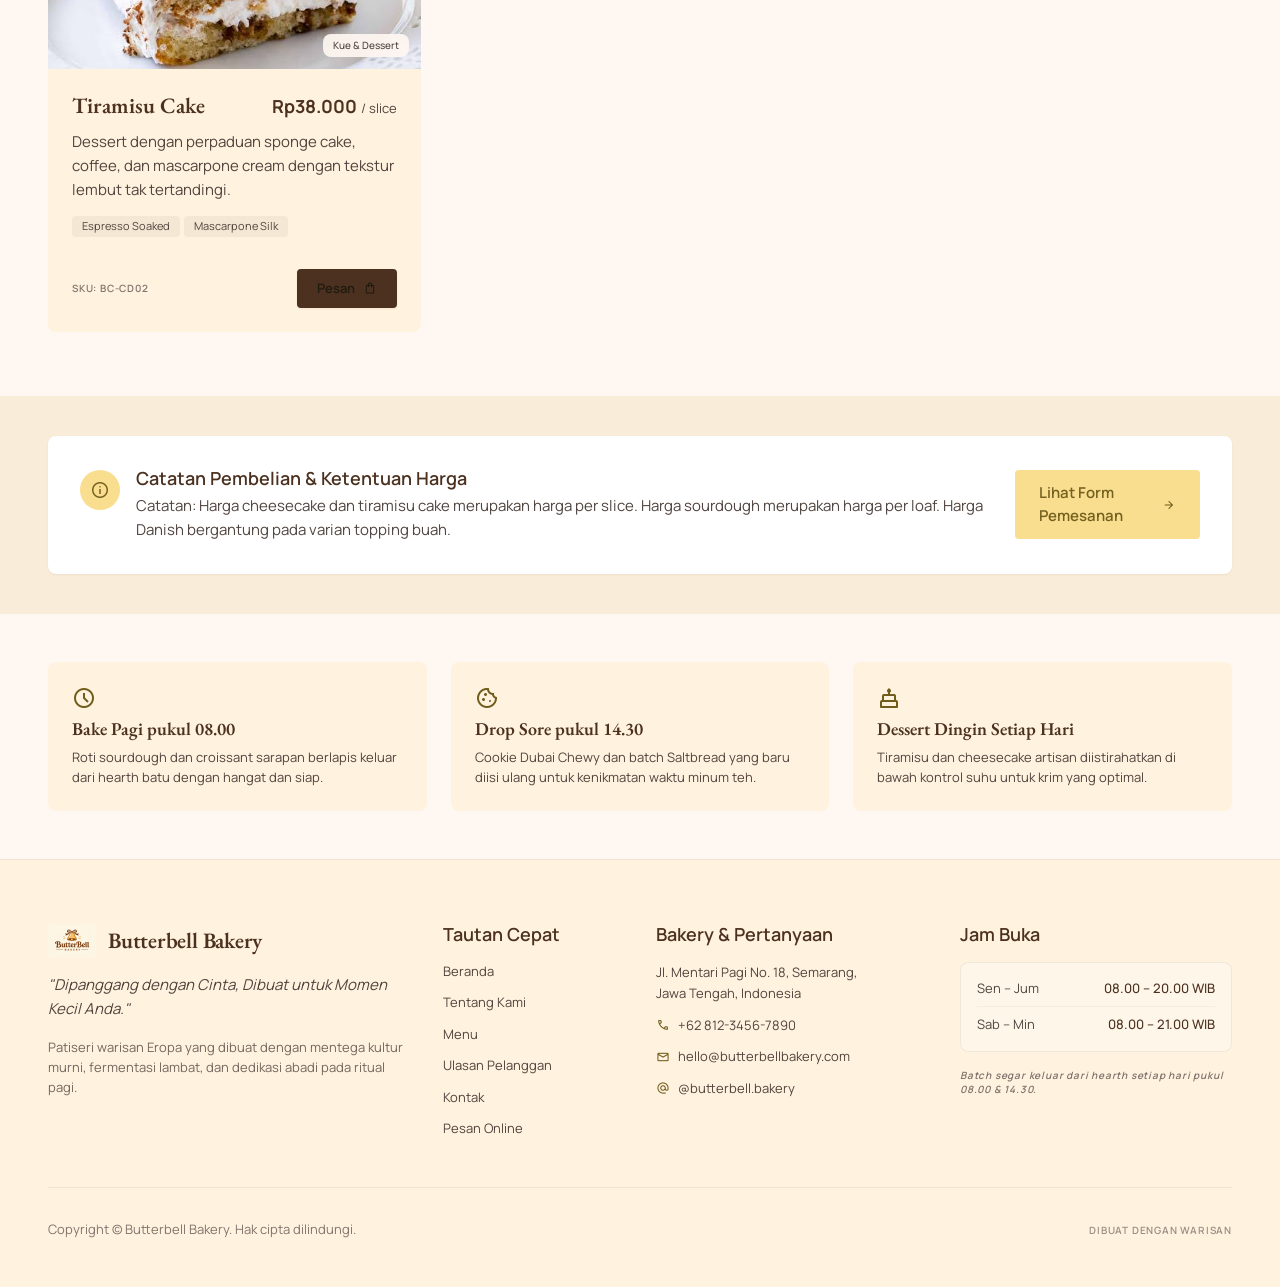
<file: menu.html>
<!DOCTYPE html>
<html lang="id">
<head>
  <meta charset="utf-8" />
  <meta name="viewport" content="width=device-width, initial-scale=1.0" />
  <title>Menu Kami — Butterbell Bakery</title>
  <link rel="preconnect" href="https://fonts.googleapis.com" />
  <link rel="preconnect" href="https://fonts.gstatic.com" crossorigin />
  <link href="https://fonts.googleapis.com/css2?family=EB+Garamond:ital,wght@0,400..800;1,400..800&family=Manrope:wght@400;500;600;700&display=swap" rel="stylesheet" />
  <link href="https://fonts.googleapis.com/css2?family=Material+Symbols+Outlined:opsz,wght,FILL,GRAD@24,400,0,0" rel="stylesheet" />
  <link rel="stylesheet" href="style.css" />
</head>
<body id="atas">

  <!-- ==================== HEADER ==================== -->
  <header class="header-utama">
    <div class="header-wadah">
      <div class="merek">
        <img src="/images/ButterBell Bakery Logo.png" alt="Logo Butterbell Bakery" class="merek-logo" />
        <a href="index.html" class="merek-tautan">
          <span class="merek-nama">Butterbell Bakery</span>
          <span class="merek-tagline">Artisanal Bakehouse</span>
        </a>
      </div>
      <nav class="navigasi">
        <a href="index.html" class="navigasi-tautan">Beranda</a>
        <a href="tentang.html" class="navigasi-tautan">Tentang Kami</a>
        <a href="menu.html" class="navigasi-tautan navigasi-tautan-aktif" aria-current="page">Menu Kami</a>
        <a href="ulasan.html" class="navigasi-tautan">Ulasan</a>
        <a href="lokasi.html" class="navigasi-tautan">Lokasi &amp; Kontak</a>
      </nav>
      <div class="header-aksi">
        <a href="pesan.html" class="tombol-pesan">Pesan Sekarang</a>
        <div class="pembatas-vertikal">
          <img src="/images/pp.png" alt="Profil" class="avatar-profil" />
        </div>
      </div>
    </div>
  </header>

  <main class="isi-utama">
    <div class="bungkus-flex-kolom">

      <!-- ===== JUDUL EDITORIAL ===== -->
      <section class="bagian-judul-menu">
        <div class="wadah">
          <div class="kisi-judul-menu">
            <div class="konten-judul-menu">
              <span class="lencana-kecil">Hearth &amp; Patiseri Harian</span>
              <h1 class="judul-display">Sesuatu yang Enak Sedang Dipanggang.</h1>
              <p class="teks-besar" style="color: var(--warna-teks-variasi);">
                Jelajahi pilihan favorit kami yang baru dipanggang, dibuat setiap fajar dengan mentega kultur, fermentasi sourdough lambat, dan biji-bijian artisan.
              </p>
            </div>
            <div class="ringkasan-metrik">
              <div class="metrik-mini">
                <span class="metrik-mini-nilai">10</span>
                <span class="metrik-mini-label">Item Buatan Tangan</span>
              </div>
              <div class="pembatas-metrik"></div>
              <div class="metrik-mini">
                <span class="metrik-mini-nilai">08:00</span>
                <span class="metrik-mini-label">Hangat dari Hearth</span>
              </div>
              <div class="pembatas-metrik"></div>
              <div class="metrik-mini">
                <span class="metrik-mini-nilai emas">3</span>
                <span class="metrik-mini-label">Ikon Signature</span>
              </div>
            </div>
          </div>
        </div>
      </section>

      <!-- ===== BEST SELLER HIGHLIGHTS ===== -->
      <section class="bagian-terlaris">
        <div class="wadah">
          <div class="kepala-terlaris">
            <div>
              <div class="label-aksen">
                <span class="material-symbols-outlined" style="color: var(--warna-sekunder); font-size: 14px;">stars</span>
                <span class="label-sedang" style="color: var(--warna-sekunder); text-transform: uppercase; letter-spacing: 0.1em;">Favorit Patron</span>
              </div>
              <h2 class="judul-besar">Highlight Terlaris</h2>
            </div>
            <p class="teks-kecil" style="color: var(--warna-teks-variasi); max-width: 448px;">
              Ritual pagi dan teh sore yang dicintai. Kreasi paling dicari, dipanggang dalam batch kecil terbatas dua kali sehari.
            </p>
          </div>

          <div class="kisi-terlaris">
            <!-- Terlaris 1 -->
            <article class="kartu-terlaris">
              <div class="kartu-terlaris-gambar">
                <img src="/images/dubai cwecy cuki.jpg" alt="Dubai Chewy Cookie" />
                <span class="label-badge-terlaris">
                  <span class="material-symbols-outlined" style="font-size: 12px; font-variation-settings: 'FILL' 1;">star</span>
                  Terlaris
                </span>
                <span class="label-badge-kategori">Cookies</span>
              </div>
              <div class="kartu-terlaris-isi">
                <div>
                  <div class="kepala-kartu-baris">
                    <h3 class="kartu-terlaris-judul">Dubai Chewy Cookie</h3>
                    <span class="kartu-terlaris-harga">Rp28.000</span>
                  </div>
                  <p class="kartu-terlaris-desk" style="margin-top: 8px;">
                    Cookie dengan tekstur chewy, dilengkapi isian pistachio dan kunafa yang creamy serta renyah.
                  </p>
                  <div class="kartu-produk-tag" style="margin-top: 8px;">
                    <span class="tag-kecil">Pistachio Ganache</span>
                    <span class="tag-kecil">Kunafa Renyah</span>
                  </div>
                </div>
                <a href="pesan.html?item=Dubai%20Chewy%20Cookie&price=28000" class="tombol-order-kotak">
                  <span>Pesan Sekarang</span>
                  <span class="material-symbols-outlined" style="font-size: 16px;">arrow_forward</span>
                </a>
              </div>
            </article>

            <!-- Terlaris 2 -->
            <article class="kartu-terlaris">
              <div class="kartu-terlaris-gambar">
                <img src="/images/salt bread.jpg" alt="Saltbread" />
                <span class="label-badge-terlaris">
                  <span class="material-symbols-outlined" style="font-size: 12px; font-variation-settings: 'FILL' 1;">star</span>
                  Terlaris
                </span>
                <span class="label-badge-kategori">Roti &amp; Pastry</span>
              </div>
              <div class="kartu-terlaris-isi">
                <div>
                  <div class="kepala-kartu-baris">
                    <h3 class="kartu-terlaris-judul">Saltbread</h3>
                    <span class="kartu-terlaris-harga">Rp18.000</span>
                  </div>
                  <p class="kartu-terlaris-desk" style="margin-top: 8px;">
                    Roti dengan tekstur lembut dan bagian luar sedikit renyah, dilengkapi butter dan taburan garam.
                  </p>
                  <div class="kartu-produk-tag" style="margin-top: 8px;">
                    <span class="tag-kecil">Maldon Sea Salt</span>
                    <span class="tag-kecil">French Butter Hearth</span>
                  </div>
                </div>
                <a href="pesan.html?item=Saltbread&price=18000" class="tombol-order-kotak">
                  <span>Pesan Sekarang</span>
                  <span class="material-symbols-outlined" style="font-size: 16px;">arrow_forward</span>
                </a>
              </div>
            </article>

            <!-- Terlaris 3 -->
            <article class="kartu-terlaris">
              <div class="kartu-terlaris-gambar">
                <img src="/images/images.jpg" alt="Tiramisu Cake" />
                <span class="label-badge-terlaris">
                  <span class="material-symbols-outlined" style="font-size: 12px; font-variation-settings: 'FILL' 1;">star</span>
                  Terlaris
                </span>
                <span class="label-badge-kategori">Kue &amp; Dessert</span>
              </div>
              <div class="kartu-terlaris-isi">
                <div>
                  <div class="kepala-kartu-baris">
                    <h3 class="kartu-terlaris-judul">Tiramisu Cake</h3>
                    <span class="kartu-terlaris-harga">Rp38.000 <small style="font-size: 12px; font-weight: 400; color: var(--warna-teks-variasi);">/ slice</small></span>
                  </div>
                  <p class="kartu-terlaris-desk" style="margin-top: 8px;">
                    Dessert dengan perpaduan sponge cake, coffee, dan mascarpone cream yang meleleh sempurna.
                  </p>
                  <div class="kartu-produk-tag" style="margin-top: 8px;">
                    <span class="tag-kecil">Arabica Cold Brew</span>
                    <span class="tag-kecil">Mascarpone Crema</span>
                  </div>
                </div>
                <a href="pesan.html?item=Tiramisu%20Cake&price=38000" class="tombol-order-kotak">
                  <span>Pesan Sekarang</span>
                  <span class="material-symbols-outlined" style="font-size: 16px;">arrow_forward</span>
                </a>
              </div>
            </article>
          </div>
        </div>
      </section>

      <!-- ===== FILTER KATEGORI ===== -->
      <section class="filter-kategori">
        <div class="wadah">
          <div class="filter-wadah">
            <div class="daftar-kategori" id="filterKategori">
              <button class="tombol-kategori aktif" data-kategori="semua">
                <span>Semua Produk</span>
                <span class="lencana-jumlah">10</span>
              </button>
              <button class="tombol-kategori" data-kategori="cookies">
                <span>Cookies</span>
                <span class="lencana-jumlah">3</span>
              </button>
              <button class="tombol-kategori" data-kategori="roti-pastry">
                <span>Roti &amp; Pastry</span>
                <span class="lencana-jumlah">5</span>
              </button>
              <button class="tombol-kategori" data-kategori="kue-dessert">
                <span>Kue &amp; Dessert</span>
                <span class="lencana-jumlah">2</span>
              </button>
            </div>
            <div class="label-kategori-aktif">
              <span class="material-symbols-outlined">oven_gen</span>
              <em id="labelKategoriAktif">Menampilkan semua kreasi segar</em>
            </div>
          </div>
        </div>
      </section>

      <!-- ===== KATALOG PRODUK ===== -->
      <section class="bagian-katalog">
        <div class="wadah">
          <div class="kisi-katalog" id="katalogGrid">

            <!-- 1. Dubai Chewy Cookie -->
            <div class="kartu-katalog" data-kategori="cookies">
              <div class="kartu-katalog-gambar">
                <img src="/images/dubai cwecy cuki.jpg" alt="Dubai Chewy Cookie" />
                <span class="label-badge-terlaris">
                  <span class="material-symbols-outlined" style="font-size: 12px; font-variation-settings: 'FILL' 1;">star</span>
                  Terlaris
                </span>
                <span class="label-badge-kategori">Cookies</span>
              </div>
              <div class="kartu-katalog-isi">
                <div class="kartu-katalog-info">
                  <div class="kepala-kartu-baris">
                    <h3 class="kartu-katalog-judul">Dubai Chewy Cookie</h3>
                    <span class="kartu-katalog-harga">Rp28.000</span>
                  </div>
                  <p class="kartu-katalog-desk">Cookie dengan tekstur chewy, dilengkapi isian pistachio dan kunafa yang creamy serta renyah.</p>
                  <div class="kartu-produk-tag">
                    <span class="tag-kecil">Pistachio Crisp</span>
                    <span class="tag-kecil">Rich Chewy</span>
                  </div>
                </div>
                <div class="kartu-katalog-footer">
                  <span class="kode-sku">SKU: BC-CK01</span>
                  <a href="pesan.html?item=Dubai%20Chewy%20Cookie&price=28000" class="tombol-pesan-kotak">
                    <span>Pesan</span>
                    <span class="material-symbols-outlined" style="font-size: 14px;">shopping_bag</span>
                  </a>
                </div>
              </div>
            </div>

            <!-- 2. Cookies Benben -->
            <div class="kartu-katalog" data-kategori="cookies">
              <div class="kartu-katalog-gambar">
                <img src="/images/choco benben.jpg" alt="Cookies Benben" />
                <span class="label-badge-kategori">Cookies</span>
              </div>
              <div class="kartu-katalog-isi">
                <div class="kartu-katalog-info">
                  <div class="kepala-kartu-baris">
                    <h3 class="kartu-katalog-judul">Cookies Benben</h3>
                    <span class="kartu-katalog-harga">Rp18.000</span>
                  </div>
                  <p class="kartu-katalog-desk">Chocolate cookies dengan rasa cokelat yang kaya dan tekstur lembut di bagian tengah.</p>
                  <div class="kartu-produk-tag">
                    <span class="tag-kecil">Dark Cocoa</span>
                    <span class="tag-kecil">Fudge Core</span>
                  </div>
                </div>
                <div class="kartu-katalog-footer">
                  <span class="kode-sku">SKU: BC-CK02</span>
                  <a href="pesan.html?item=Cookies%20Benben&price=18000" class="tombol-pesan-kotak">
                    <span>Pesan</span>
                    <span class="material-symbols-outlined" style="font-size: 14px;">shopping_bag</span>
                  </a>
                </div>
              </div>
            </div>

            <!-- 3. Cookies Gungun -->
            <div class="kartu-katalog" data-kategori="cookies">
              <div class="kartu-katalog-gambar">
                <img src="/images/greentea.jpg" alt="Cookies Gungun" />
                <span class="label-badge-kategori">Cookies</span>
              </div>
              <div class="kartu-katalog-isi">
                <div class="kartu-katalog-info">
                  <div class="kepala-kartu-baris">
                    <h3 class="kartu-katalog-judul">Cookies Gungun</h3>
                    <span class="kartu-katalog-harga">Rp20.000</span>
                  </div>
                  <p class="kartu-katalog-desk">Green tea cookies dengan aroma matcha yang khas dan rasa manis yang seimbang.</p>
                  <div class="kartu-produk-tag">
                    <span class="tag-kecil">Uji Matcha</span>
                    <span class="tag-kecil">White Chocolate</span>
                  </div>
                </div>
                <div class="kartu-katalog-footer">
                  <span class="kode-sku">SKU: BC-CK03</span>
                  <a href="pesan.html?item=Cookies%20Gungun&price=20000" class="tombol-pesan-kotak">
                    <span>Pesan</span>
                    <span class="material-symbols-outlined" style="font-size: 14px;">shopping_bag</span>
                  </a>
                </div>
              </div>
            </div>

            <!-- 4. Saltbread -->
            <div class="kartu-katalog" data-kategori="roti-pastry">
              <div class="kartu-katalog-gambar">
                <img src="/images/salt bread.jpg" alt="Saltbread" />
                <span class="label-badge-terlaris">
                  <span class="material-symbols-outlined" style="font-size: 12px; font-variation-settings: 'FILL' 1;">star</span>
                  Terlaris
                </span>
                <span class="label-badge-kategori">Roti &amp; Pastry</span>
              </div>
              <div class="kartu-katalog-isi">
                <div class="kartu-katalog-info">
                  <div class="kepala-kartu-baris">
                    <h3 class="kartu-katalog-judul">Saltbread</h3>
                    <span class="kartu-katalog-harga">Rp18.000</span>
                  </div>
                  <p class="kartu-katalog-desk">Roti dengan tekstur lembut dan bagian luar sedikit renyah, dilengkapi butter dan taburan garam.</p>
                  <div class="kartu-produk-tag">
                    <span class="tag-kecil">Cultured Butter</span>
                    <span class="tag-kecil">Sea Salt</span>
                  </div>
                </div>
                <div class="kartu-katalog-footer">
                  <span class="kode-sku">SKU: BC-BP01</span>
                  <a href="pesan.html?item=Saltbread&price=18000" class="tombol-pesan-kotak">
                    <span>Pesan</span>
                    <span class="material-symbols-outlined" style="font-size: 14px;">shopping_bag</span>
                  </a>
                </div>
              </div>
            </div>

            <!-- 5. Croissant -->
            <div class="kartu-katalog" data-kategori="roti-pastry">
              <div class="kartu-katalog-gambar">
                <img src="/images/A Croissant Quest in Paris - Bake from Scratch - Page 8.jpg" alt="Croissant" />
                <span class="label-badge-kategori">Roti &amp; Pastry</span>
              </div>
              <div class="kartu-katalog-isi">
                <div class="kartu-katalog-info">
                  <div class="kepala-kartu-baris">
                    <h3 class="kartu-katalog-judul">Croissant</h3>
                    <span class="kartu-katalog-harga">Rp25.000</span>
                  </div>
                  <p class="kartu-katalog-desk">Pastry klasik dengan lapisan tipis yang renyah dan aroma butter yang harum dan memikat.</p>
                  <div class="kartu-produk-tag">
                    <span class="tag-kecil">81 Flaky Layers</span>
                    <span class="tag-kecil">Pure Butter</span>
                  </div>
                </div>
                <div class="kartu-katalog-footer">
                  <span class="kode-sku">SKU: BC-BP02</span>
                  <a href="pesan.html?item=Croissant&price=25000" class="tombol-pesan-kotak">
                    <span>Pesan</span>
                    <span class="material-symbols-outlined" style="font-size: 14px;">shopping_bag</span>
                  </a>
                </div>
              </div>
            </div>

            <!-- 6. Sourdough -->
            <div class="kartu-katalog" data-kategori="roti-pastry">
              <div class="kartu-katalog-gambar">
                <img src="/images/sour.jpg" alt="Sourdough" />
                <span class="label-badge-kategori">Roti &amp; Pastry</span>
              </div>
              <div class="kartu-katalog-isi">
                <div class="kartu-katalog-info">
                  <div class="kepala-kartu-baris">
                    <h3 class="kartu-katalog-judul">Sourdough</h3>
                    <span class="kartu-katalog-harga">Rp55.000 <small>/ loaf</small></span>
                  </div>
                  <p class="kartu-katalog-desk">Artisan bread dengan proses fermentasi alami, tekstur berongga, dan rasa sedikit tangy.</p>
                  <div class="kartu-produk-tag">
                    <span class="tag-kecil">36-hr Ferment</span>
                    <span class="tag-kecil">Wild Starter</span>
                  </div>
                </div>
                <div class="kartu-katalog-footer">
                  <span class="kode-sku">SKU: BC-BP03</span>
                  <a href="pesan.html?item=Sourdough&price=55000" class="tombol-pesan-kotak">
                    <span>Pesan</span>
                    <span class="material-symbols-outlined" style="font-size: 14px;">shopping_bag</span>
                  </a>
                </div>
              </div>
            </div>

            <!-- 7. Cinnamon Roll -->
            <div class="kartu-katalog" data-kategori="roti-pastry">
              <div class="kartu-katalog-gambar">
                <img src="/images/cinnamon roll.jpg" alt="Cinnamon Roll" />
                <span class="label-badge-kategori">Roti &amp; Pastry</span>
              </div>
              <div class="kartu-katalog-isi">
                <div class="kartu-katalog-info">
                  <div class="kepala-kartu-baris">
                    <h3 class="kartu-katalog-judul">Cinnamon Roll</h3>
                    <span class="kartu-katalog-harga">Rp25.000</span>
                  </div>
                  <p class="kartu-katalog-desk">Roti gulung lembut dengan cinnamon sugar harum dan lapisan vanilla glaze yang lumer.</p>
                  <div class="kartu-produk-tag">
                    <span class="tag-kecil">Ceylon Cinnamon</span>
                    <span class="tag-kecil">Vanilla Glaze</span>
                  </div>
                </div>
                <div class="kartu-katalog-footer">
                  <span class="kode-sku">SKU: BC-BP04</span>
                  <a href="pesan.html?item=Cinnamon%20Roll&price=25000" class="tombol-pesan-kotak">
                    <span>Pesan</span>
                    <span class="material-symbols-outlined" style="font-size: 14px;">shopping_bag</span>
                  </a>
                </div>
              </div>
            </div>

            <!-- 8. Danish Pastry -->
            <div class="kartu-katalog" data-kategori="roti-pastry">
              <div class="kartu-katalog-gambar">
                <img src="/images/danish.jpg" alt="Danish Pastry" />
                <span class="label-badge-kategori">Roti &amp; Pastry</span>
              </div>
              <div class="kartu-katalog-isi">
                <div class="kartu-katalog-info">
                  <div class="kepala-kartu-baris">
                    <h3 class="kartu-katalog-judul">Danish Pastry</h3>
                    <span class="kartu-katalog-harga">Mulai Rp25.000</span>
                  </div>
                  <p class="kartu-katalog-desk">Pastry berlapis dengan pilihan topping segar seperti strawberry, blueberry, dan rich custard.</p>
                  <div class="kartu-produk-tag">
                    <span class="tag-kecil">Seasonal Berry</span>
                    <span class="tag-kecil">Madagascar Custard</span>
                  </div>
                </div>
                <div class="kartu-katalog-footer">
                  <span class="kode-sku">SKU: BC-BP05</span>
                  <a href="pesan.html?item=Danish%20Pastry&price=25000" class="tombol-pesan-kotak">
                    <span>Pesan</span>
                    <span class="material-symbols-outlined" style="font-size: 14px;">shopping_bag</span>
                  </a>
                </div>
              </div>
            </div>

            <!-- 9. Cheesecake -->
            <div class="kartu-katalog" data-kategori="kue-dessert">
              <div class="kartu-katalog-gambar">
                <img src="/images/cheesecake.jpg" alt="Cheesecake" />
                <span class="label-badge-kategori">Kue &amp; Dessert</span>
              </div>
              <div class="kartu-katalog-isi">
                <div class="kartu-katalog-info">
                  <div class="kepala-kartu-baris">
                    <h3 class="kartu-katalog-judul">Cheesecake</h3>
                    <span class="kartu-katalog-harga">Rp35.000 <small>/ slice</small></span>
                  </div>
                  <p class="kartu-katalog-desk">Cheesecake dengan tekstur creamy dan perpaduan rasa manis serta sedikit sentuhan asam menyegarkan.</p>
                  <div class="kartu-produk-tag">
                    <span class="tag-kecil">Philadelphia Cream</span>
                    <span class="tag-kecil">Burnt Caramel</span>
                  </div>
                </div>
                <div class="kartu-katalog-footer">
                  <span class="kode-sku">SKU: BC-CD01</span>
                  <a href="pesan.html?item=Cheesecake&price=35000" class="tombol-pesan-kotak">
                    <span>Pesan</span>
                    <span class="material-symbols-outlined" style="font-size: 14px;">shopping_bag</span>
                  </a>
                </div>
              </div>
            </div>

            <!-- 10. Tiramisu Cake -->
            <div class="kartu-katalog" data-kategori="kue-dessert">
              <div class="kartu-katalog-gambar">
                <img src="/images/images.jpg" alt="Tiramisu Cake" />
                <span class="label-badge-terlaris">
                  <span class="material-symbols-outlined" style="font-size: 12px; font-variation-settings: 'FILL' 1;">star</span>
                  Terlaris
                </span>
                <span class="label-badge-kategori">Kue &amp; Dessert</span>
              </div>
              <div class="kartu-katalog-isi">
                <div class="kartu-katalog-info">
                  <div class="kepala-kartu-baris">
                    <h3 class="kartu-katalog-judul">Tiramisu Cake</h3>
                    <span class="kartu-katalog-harga">Rp38.000 <small>/ slice</small></span>
                  </div>
                  <p class="kartu-katalog-desk">Dessert dengan perpaduan sponge cake, coffee, dan mascarpone cream dengan tekstur lembut tak tertandingi.</p>
                  <div class="kartu-produk-tag">
                    <span class="tag-kecil">Espresso Soaked</span>
                    <span class="tag-kecil">Mascarpone Silk</span>
                  </div>
                </div>
                <div class="kartu-katalog-footer">
                  <span class="kode-sku">SKU: BC-CD02</span>
                  <a href="pesan.html?item=Tiramisu%20Cake&price=38000" class="tombol-pesan-kotak">
                    <span>Pesan</span>
                    <span class="material-symbols-outlined" style="font-size: 14px;">shopping_bag</span>
                  </a>
                </div>
              </div>
            </div>

          </div>

          <!-- Empty state -->
          <div class="keadaan-kosong sembunyi" id="keadaanKosong">
            <span class="material-symbols-outlined">search_off</span>
            <p>Tidak ada pastry ditemukan di kategori ini.</p>
            <p>Coba pilih "Semua Produk" untuk melihat menu bakehouse lengkap kami.</p>
          </div>
        </div>
      </section>

      <!-- ===== BANNER CATATAN ===== -->
      <section class="bagian-catatan">
        <div class="wadah">
          <div class="kartu-catatan">
            <div class="catatan-konten">
              <div class="ikon-info-bulat">
                <span class="material-symbols-outlined" style="font-size: 20px;">info</span>
              </div>
              <div>
                <h4 class="catatan-judul">Catatan Pembelian &amp; Ketentuan Harga</h4>
                <p class="catatan-desk">
                  Catatan: Harga cheesecake dan tiramisu cake merupakan harga per slice. Harga sourdough merupakan harga per loaf. Harga Danish bergantung pada varian topping buah.
                </p>
              </div>
            </div>
            <a href="pesan.html" class="tombol-catatan">
              <span>Lihat Form Pemesanan</span>
              <span class="material-symbols-outlined" style="font-size: 14px;">arrow_forward</span>
            </a>
          </div>
        </div>
      </section>

      <!-- ===== BANNER RITUAL BAKERY ===== -->
      <section class="bagian-ritual">
        <div class="wadah">
          <div class="kisi-ritual">
            <div class="kartu-ritual">
              <span class="material-symbols-outlined">schedule</span>
              <h4 class="kartu-ritual-judul">Bake Pagi pukul 08.00</h4>
              <p class="kartu-ritual-desk">Roti sourdough dan croissant sarapan berlapis keluar dari hearth batu dengan hangat dan siap.</p>
            </div>
            <div class="kartu-ritual">
              <span class="material-symbols-outlined">cookie</span>
              <h4 class="kartu-ritual-judul">Drop Sore pukul 14.30</h4>
              <p class="kartu-ritual-desk">Cookie Dubai Chewy dan batch Saltbread yang baru diisi ulang untuk kenikmatan waktu minum teh.</p>
            </div>
            <div class="kartu-ritual">
              <span class="material-symbols-outlined">cake</span>
              <h4 class="kartu-ritual-judul">Dessert Dingin Setiap Hari</h4>
              <p class="kartu-ritual-desk">Tiramisu dan cheesecake artisan diistirahatkan di bawah kontrol suhu untuk krim yang optimal.</p>
            </div>
          </div>
        </div>
      </section>

    </div>
  </main>

  <!-- ==================== FOOTER ==================== -->
  <footer class="footer-utama">
    <div class="footer-wadah">
      <div class="kisi-footer">
        <div class="footer-merek">
          <div class="footer-merek-header">
            <img src="/images/ButterBell Bakery Logo.png" alt="Logo Butterbell Bakery" class="merek-logo" />
            <span class="footer-merek-nama">Butterbell Bakery</span>
          </div>
          <p class="footer-slogan">"Dipanggang dengan Cinta, Dibuat untuk Momen Kecil Anda."</p>
          <p class="footer-desk">Patiseri warisan Eropa yang dibuat dengan mentega kultur murni, fermentasi lambat, dan dedikasi abadi pada ritual pagi.</p>
        </div>
        <div class="footer-kolom">
          <h4 class="footer-judul">Tautan Cepat</h4>
          <a href="index.html" class="footer-tautan">Beranda</a>
          <a href="tentang.html" class="footer-tautan">Tentang Kami</a>
          <a href="menu.html" class="footer-tautan">Menu</a>
          <a href="ulasan.html" class="footer-tautan">Ulasan Pelanggan</a>
          <a href="lokasi.html" class="footer-tautan">Kontak</a>
          <a href="pesan.html" class="footer-tautan">Pesan Online</a>
        </div>
        <div class="footer-kolom">
          <h4 class="footer-judul">Bakery &amp; Pertanyaan</h4>
          <p class="footer-alamat">Jl. Mentari Pagi No. 18, Semarang,<br />Jawa Tengah, Indonesia</p>
          <p class="footer-kontak-item"><span class="material-symbols-outlined">call</span><span>+62 812-3456-7890</span></p>
          <p class="footer-kontak-item"><span class="material-symbols-outlined">mail</span><span>hello@butterbellbakery.com</span></p>
          <p class="footer-kontak-item"><span class="material-symbols-outlined">alternate_email</span><span>@butterbell.bakery</span></p>
        </div>
        <div class="footer-kolom">
          <h4 class="footer-judul">Jam Buka</h4>
          <div class="footer-jam">
            <div class="footer-jam-baris">
              <span class="footer-jam-hari">Sen – Jum</span>
              <span class="footer-jam-waktu">08.00 – 20.00 WIB</span>
            </div>
            <div class="footer-jam-baris">
              <span class="footer-jam-hari">Sab – Min</span>
              <span class="footer-jam-waktu">08.00 – 21.00 WIB</span>
            </div>
          </div>
          <p class="footer-catatan">Batch segar keluar dari hearth setiap hari pukul 08.00 &amp; 14.30.</p>
        </div>
      </div>
      <div class="footer-bawah">
        <p>Copyright © Butterbell Bakery. Hak cipta dilindungi.</p>
        <p class="footer-handcraft">Dibuat dengan Warisan</p>
      </div>
    </div>
  </footer>

  <a href="#atas" class="tombol-ke-atas" aria-label="Kembali ke atas">
    <span class="material-symbols-outlined">arrow_upward</span>
  </a>

  <!-- ==================== SCRIPT FILTER ==================== -->
  <script>
    (function inisialisasiFilterMenu() {
      const tombolKategori = document.querySelectorAll('.tombol-kategori');
      const kartuProduk = document.querySelectorAll('.kartu-katalog');
      const labelAktif = document.getElementById('labelKategoriAktif');
      const keadaanKosong = document.getElementById('keadaanKosong');

      const deskripsi = {
        'semua': 'Menampilkan semua kreasi segar',
        'cookies': 'Menampilkan cookies chewy dan bertekstur lembut khas kami',
        'roti-pastry': 'Menampilkan roti fermentasi lambat, croissant berlapis, dan pastry hearth',
        'kue-dessert': 'Menampilkan kue krim dingin dan irisan patiseri halus'
      };

      tombolKategori.forEach(tombol => {
        tombol.addEventListener('click', () => {
          const kategoriTarget = tombol.getAttribute('data-kategori');

          tombolKategori.forEach(t => t.classList.remove('aktif'));
          tombol.classList.add('aktif');

          if (labelAktif && deskripsi[kategoriTarget]) {
            labelAktif.textContent = deskripsi[kategoriTarget];
          }

          let jumlahTampil = 0;
          kartuProduk.forEach(kartu => {
            const kategoriKartu = kartu.getAttribute('data-kategori');
            if (kategoriTarget === 'semua' || kategoriKartu === kategoriTarget) {
              kartu.style.display = 'flex';
              jumlahTampil++;
            } else {
              kartu.style.display = 'none';
            }
          });

          if (keadaanKosong) {
            if (jumlahTampil === 0) {
              keadaanKosong.classList.remove('sembunyi');
            } else {
              keadaanKosong.classList.add('sembunyi');
            }
          }
        });
      });
    })();
  </script>

</body>
</html>
</file>
<file: style.css>
/* ============================================================
   BUTTERBELL BAKERY — STYLE.CSS
   Stylesheet bersama untuk seluruh halaman
   ============================================================ */

/* ---------- 1. RESET DASAR ---------- */
*, *::before, *::after {
  box-sizing: border-box;
  margin: 0;
  padding: 0;
}
html {
  scroll-behavior: smooth;
  -webkit-text-size-adjust: 100%;
}
body {
  font-family: 'Manrope', sans-serif;
  background-color: #fff8f2;
  color: #201b0f;
  -webkit-font-smoothing: antialiased;
  -moz-osx-font-smoothing: grayscale;
  overscroll-behavior: none;
  line-height: 1.5;
}
img { max-width: 100%; display: block; }
button, input, select, textarea { font: inherit; color: inherit; }
a { color: inherit; text-decoration: none; }
ul, ol { list-style: none; }
::-webkit-scrollbar { display: none; }
::selection { background: #fce092; color: #231b00; }

/* ---------- 2. VARIABEL WARNA & UKURAN ---------- */
:root {
  /* Warna utama */
  --warna-utama: #4c3120;
  --warna-utama-container: #654735;
  --warna-utama-terang: #ffdbc8;
  --warna-utama-terang-dim: #e8bea7;
  --warna-utama-container-terang: #e0b7a0;

  /* Warna sekunder (emas) */
  --warna-sekunder: #705c1b;
  --warna-sekunder-container: #f9de8f;
  --warna-sekunder-fixed: #fce092;
  --warna-sekunder-fixed-dim: #dec579;
  --warna-di-sekunder-container: #74611f;
  --warna-di-sekunder-fixed: #231b00;
  --warna-di-sekunder-fixed-var: #564503;

  /* Permukaan */
  --warna-latar: #fff8f2;
  --warna-permukaan: #fff8f2;
  --warna-permukaan-rendah: #fff2de;
  --warna-permukaan-container: #f9ecd8;
  --warna-permukaan-tinggi: #f3e7d2;
  --warna-permukaan-tertinggi: #ede1cd;
  --warna-permukaan-putih: #ffffff;
  --warna-permukaan-redup: #e4d9c5;

  /* Teks */
  --warna-teks: #201b0f;
  --warna-teks-variasi: #50443e;
  --warna-teks-redup: #82746e;

  /* Garis */
  --warna-garis: #82746e;
  --warna-garis-variasi: #d4c3bb;

  /* Tersier (hijau zaitun) */
  --warna-tersier: #333924;
  --warna-tersier-container: #4a5039;
  --warna-tersier-fixed: #e0e6c7;
  --warna-di-tersier-fixed: #181e0b;
  --warna-tersier-fixed-dim: #c4caac;

  /* Status */
  --warna-error: #ba1a1a;
  --warna-error-container: #ffdad6;
  --warna-di-error: #ffffff;

  /* Radius */
  --radius-kecil: 2px;
  --radius-sedang: 4px;
  --radius-besar: 8px;
  --radius-penuh: 9999px;

  /* Font */
  --font-judul: 'EB Garamond', serif;
  --font-isi: 'Manrope', sans-serif;

  /* Bayangan */
  --bayangan-kecil: 0 1px 2px rgba(101, 71, 53, 0.08);
  --bayangan-sedang: 0 2px 8px -2px rgba(101, 71, 53, 0.10);
  --bayangan-besar: 0 8px 24px -4px rgba(101, 71, 53, 0.15);
  --bayangan-ekstra: 0 16px 40px -8px rgba(101, 71, 53, 0.24);
}

/* ---------- 3. TIPOGRAFI ---------- */
h1, h2, h3, h4, h5, h6 {
  font-family: var(--font-judul);
  font-weight: 500;
  line-height: 1.2;
  color: var(--warna-utama);
}
.judul-display      { font-family: var(--font-judul); font-size: 56px; line-height: 64px; letter-spacing: -0.01em; font-weight: 400; }
.judul-display-mobile { font-family: var(--font-judul); font-size: 36px; line-height: 44px; letter-spacing: -0.01em; font-weight: 400; }
.judul-besar        { font-family: var(--font-judul); font-size: 40px; line-height: 48px; font-weight: 500; }
.judul-besar-mobile { font-family: var(--font-judul); font-size: 28px; line-height: 36px; font-weight: 500; }
.judul-sedang       { font-family: var(--font-judul); font-size: 28px; line-height: 36px; font-weight: 500; }
.judul-kecil        { font-family: var(--font-judul); font-size: 22px; line-height: 30px; font-weight: 600; }
.judul-kecil-sekunder { font-family: var(--font-judul); font-size: 28px; line-height: 36px; font-weight: 500; }
.teks-besar         { font-size: 18px; line-height: 28px; font-weight: 400; }
.teks-sedang        { font-size: 15px; line-height: 24px; font-weight: 400; }
.teks-kecil         { font-size: 13px; line-height: 20px; font-weight: 400; }
.teks-judul         { font-size: 18px; line-height: 26px; font-weight: 600; }
.label-sedang       { font-size: 12px; line-height: 16px; letter-spacing: 0.06em; font-weight: 600; }
.label-kecil        { font-size: 10px; line-height: 14px; letter-spacing: 0.08em; font-weight: 600; }

/* ---------- 4. LAYOUT ---------- */
.wadah {
  width: 100%;
  max-width: 1280px;
  margin: 0 auto;
  padding-left: 24px;
  padding-right: 24px;
}
@media (min-width: 1024px) {
  .wadah { padding-left: 48px; padding-right: 48px; }
}

.kolom-flex { display: flex; flex-direction: column; }

/* ---------- 5. HEADER UTAMA ---------- */
.header-utama {
  position: fixed;
  top: 0; left: 0; right: 0;
  z-index: 50;
  background: rgba(255, 248, 242, 0.90);
  backdrop-filter: blur(12px);
  -webkit-backdrop-filter: blur(12px);
  border-bottom: 1px solid rgba(212, 195, 187, 0.3);
  box-shadow: var(--bayangan-sedang);
}
.header-wadah {
  height: 80px;
  max-width: 1280px;
  margin: 0 auto;
  padding: 0 24px;
  display: flex;
  align-items: center;
  justify-content: space-between;
  gap: 16px;
}
@media (min-width: 1024px) {
  .header-wadah { padding: 0 48px; }
}
.merek { display: flex; align-items: center; gap: 12px; flex-shrink: 0; }
.merek-logo { height: 32px; width: auto; object-fit: contain; }
.merek-tautan {
  display: flex;
  flex-direction: column;
  text-align: left;
}
.merek-nama {
  font-family: var(--font-judul);
  font-size: 22px;
  line-height: 1;
  font-weight: 600;
  color: var(--warna-utama);
  letter-spacing: -0.01em;
  transition: color 0.2s;
}
.merek-tautan:hover .merek-nama { color: var(--warna-utama-container); }
.merek-tagline {
  font-family: var(--font-isi);
  font-size: 10px;
  line-height: 14px;
  letter-spacing: 0.08em;
  font-weight: 600;
  text-transform: uppercase;
  color: var(--warna-teks-redup);
  margin-top: 2px;
}

/* Navigasi desktop */
.navigasi { display: none; align-items: center; gap: 32px; }
@media (min-width: 1024px) { .navigasi { display: flex; } }
.navigasi-tautan {
  font-size: 15px;
  line-height: 24px;
  color: var(--warna-teks-variasi);
  padding: 4px 0;
  transition: color 0.2s;
  border-bottom: 1px solid transparent;
}
.navigasi-tautan:hover { color: var(--warna-utama); }
.navigasi-tautan-aktif {
  color: var(--warna-utama);
  font-weight: 600;
  border-bottom: 1px solid var(--warna-sekunder);
}

/* Aksi header */
.header-aksi { display: flex; align-items: center; gap: 16px; flex-shrink: 0; }
.avatar-profil {
  width: 32px; height: 32px;
  border-radius: 9999px;
  object-fit: cover;
  border: 2px solid rgba(249, 222, 143, 0.8);
  box-shadow: var(--bayangan-kecil);
}
.pembatas-vertikal {
  padding-left: 8px;
  border-left: 1px solid rgba(212, 195, 187, 0.4);
  display: flex;
  align-items: center;
}

/* ---------- 6. TOMBOL ---------- */
.tombol {
  display: inline-flex;
  align-items: center;
  justify-content: center;
  gap: 8px;
  padding: 14px 32px;
  border-radius: var(--radius-besar);
  font-family: var(--font-isi);
  font-size: 18px;
  line-height: 26px;
  font-weight: 600;
  cursor: pointer;
  border: none;
  transition: all 0.2s;
  text-align: center;
}
.tombol-utama {
  background: var(--warna-utama);
  color: var(--warna-di-utama);
  box-shadow: var(--bayangan-sedang);
}
.tombol-utama:hover {
  background: var(--warna-utama-container);
  box-shadow: var(--bayangan-besar);
}
.tombol-utama:active { transform: scale(0.99); }
.tombol-sekunder {
  background: var(--warna-permukaan-container);
  color: var(--warna-utama);
  padding: 14px 28px;
}
.tombol-sekunder:hover { background: var(--warna-permukaan-tertinggi); }
.tombol-pesan {
  background: var(--warna-sekunder-container);
  color: var(--warna-utama);
  padding: 10px 24px;
  border-radius: var(--radius-besar);
  border: 1px solid rgba(112, 92, 27, 0.3);
  box-shadow: 0 2px 6px rgba(112, 92, 27, 0.12);
  font-family: var(--font-isi);
  font-size: 15px;
  line-height: 26px;
  font-weight: 600;
  display: inline-flex;
  align-items: center;
  justify-content: center;
  transition: all 0.2s;
}
.tombol-pesan:hover {
  background: var(--warna-sekunder-fixed);
  color: var(--warna-di-sekunder-fixed);
}
.tombol-pesan:active { transform: scale(0.98); }
.tombol-ikon { font-size: 18px; transition: transform 0.2s; }
.tombol-utama:hover .tombol-ikon,
.tombol-pesan:hover .tombol-ikon { transform: translateX(4px); }

/* ---------- 7. BAGIAN UMUM ---------- */
.bagian { width: 100%; padding: 64px 0; }
@media (min-width: 1024px) { .bagian { padding: 96px 0; } }

/* Header seksi */
.kepala-seksi {
  display: flex;
  flex-direction: column;
  gap: 24px;
  margin-bottom: 48px;
}
@media (min-width: 768px) {
  .kepala-seksi { flex-direction: row; align-items: flex-end; justify-content: space-between; }
}
.kepala-seksi-kiri { max-width: 640px; }
.garis-aksen {
  width: 32px; height: 2px;
  background: var(--warna-sekunder);
  display: block;
}
.label-aksen {
  display: flex;
  align-items: center;
  gap: 8px;
  margin-bottom: 8px;
}
.label-aksen .label-sedang {
  text-transform: uppercase;
  letter-spacing: 0.1em;
  color: var(--warna-sekunder);
}
.tautan-lihat-semua {
  display: inline-flex;
  align-items: center;
  gap: 4px;
  font-family: var(--font-isi);
  font-size: 18px;
  font-weight: 600;
  color: var(--warna-utama);
  transition: color 0.2s;
}
.tautan-lihat-semua:hover { color: var(--warna-sekunder); }
.tautan-lihat-semua .material-symbols-outlined { transition: transform 0.2s; }
.tautan-lihat-semua:hover .material-symbols-outlined { transform: translateX(4px); }

/* ---------- 8. BAGIAN PAHLAWAN (HERO) ---------- */
.bagian-pahlawan {
  position: relative;
  width: 100%;
  overflow: hidden;
  background: var(--warna-permukaan);
  padding: 48px 0;
}
@media (min-width: 1024px) { .bagian-pahlawan { padding: 80px 0; } }
.kisi-pahlawan {
  display: grid;
  grid-template-columns: 1fr;
  gap: 48px;
  align-items: center;
}
@media (min-width: 1024px) {
  .kisi-pahlawan { grid-template-columns: 7fr 5fr; gap: 32px; }
}
.konten-pahlawan {
  display: flex;
  flex-direction: column;
  align-items: flex-start;
  gap: 24px;
  z-index: 10;
}
.lencana-kepercayaan {
  display: inline-flex;
  align-items: center;
  gap: 10px;
  padding: 8px 16px;
  border-radius: var(--radius-penuh);
  background: var(--warna-permukaan-tinggi);
  color: var(--warna-utama);
  box-shadow: var(--bayangan-kecil);
}
.lencana-titik {
  width: 8px; height: 8px;
  border-radius: 9999px;
  background: var(--warna-sekunder);
}
.lencana-kepercayaan .label-sedang {
  text-transform: uppercase;
  letter-spacing: 0.1em;
}
.pembuka-pahlawan {
  font-family: var(--font-isi);
  font-size: 10px;
  font-weight: 600;
  letter-spacing: 0.25em;
  text-transform: uppercase;
  color: var(--warna-sekunder);
  display: block;
  margin-bottom: 8px;
}
.judul-pahlawan {
  font-family: var(--font-judul);
  font-size: 56px;
  line-height: 1.08;
  letter-spacing: -0.01em;
  font-weight: 400;
  color: var(--warna-utama);
}
.judul-pahlawan .kata-aksen {
  font-style: italic;
  font-weight: 400;
  color: var(--warna-sekunder);
  text-decoration: underline;
  text-decoration-color: rgba(112, 92, 27, 0.3);
  text-underline-offset: 8px;
}
.subjudul-pahlawan {
  font-size: 18px;
  line-height: 28px;
  color: var(--warna-teks-variasi);
  max-width: 576px;
}
.aksi-pahlawan {
  display: flex;
  flex-direction: column;
  gap: 16px;
  width: 100%;
  padding-top: 8px;
}
@media (min-width: 640px) {
  .aksi-pahlawan { flex-direction: row; width: auto; }
}
.metrik-pahlawan {
  display: grid;
  grid-template-columns: repeat(3, 1fr);
  gap: 24px;
  width: 100%;
  max-width: 512px;
  padding-top: 24px;
}
.metrik-item {
  background: var(--warna-permukaan-rendah);
  padding: 14px;
  border-radius: var(--radius-besar);
  box-shadow: var(--bayangan-kecil);
}
.metrik-nilai {
  display: block;
  font-family: var(--font-judul);
  font-size: 22px;
  line-height: 30px;
  font-weight: 600;
  color: var(--warna-utama);
}
.metrik-label {
  display: block;
  margin-top: 2px;
  font-size: 10px;
  line-height: 14px;
  letter-spacing: 0.08em;
  font-weight: 600;
  text-transform: uppercase;
  color: var(--warna-teks-variasi);
}

/* Visual pahlawan */
.visual-pahlawan {
  position: relative;
}
.cahaya-latar {
  position: absolute;
  top: -48px; right: -48px;
  width: 320px; height: 320px;
  border-radius: 9999px;
  background: rgba(252, 224, 146, 0.4);
  filter: blur(48px);
  pointer-events: none;
}
.bingkai-foto-utama {
  position: relative;
  width: 100%;
  height: 430px;
  border-radius: var(--radius-besar);
  overflow: hidden;
  box-shadow: var(--bayangan-besar);
  background: var(--warna-permukaan-rendah);
}
.bingkai-foto-utama img {
  width: 100%; height: 100%;
  object-fit: cover;
  transition: transform 0.7s ease-out;
}
.bingkai-foto-utama:hover img { transform: scale(1.05); }
.gradien-foto {
  position: absolute;
  inset: 0;
  background: linear-gradient(to top, rgba(76, 49, 32, 0.6), transparent 60%);
  pointer-events: none;
}
.info-batch {
  position: absolute;
  bottom: 16px; left: 16px; right: 16px;
  padding: 16px;
  border-radius: var(--radius-besar);
  background: rgba(255, 248, 242, 0.95);
  backdrop-filter: blur(8px);
  box-shadow: var(--bayangan-besar);
  display: flex;
  align-items: center;
  justify-content: space-between;
  gap: 12px;
}
.info-batch-label {
  font-size: 10px;
  line-height: 14px;
  letter-spacing: 0.08em;
  font-weight: 600;
  text-transform: uppercase;
  color: var(--warna-sekunder);
}
.info-batch-nama {
  font-family: var(--font-judul);
  font-size: 22px;
  line-height: 30px;
  color: var(--warna-utama);
  margin-top: 2px;
}
.info-batch-tag {
  display: inline-block;
  padding: 4px 10px;
  border-radius: var(--radius-sedang);
  background: var(--warna-sekunder-container);
  color: var(--warna-di-sekunder-fixed-var);
  font-size: 12px;
  font-weight: 600;
  white-space: nowrap;
}
.kartu-melayang {
  position: relative;
  z-index: 20;
  max-width: 320px;
  margin-top: -24px;
  background: var(--warna-permukaan-putih);
  padding: 16px;
  border-radius: var(--radius-besar);
  box-shadow: var(--bayangan-ekstra);
  display: flex;
  align-items: center;
  gap: 14px;
}
@media (min-width: 640px) {
  .kartu-melayang { margin-left: -32px; }
}
.kartu-melayang-ikon {
  width: 48px; height: 48px;
  border-radius: var(--radius-besar);
  background: var(--warna-sekunder-container);
  color: var(--warna-utama);
  display: flex;
  align-items: center;
  justify-content: center;
  flex-shrink: 0;
}
.kartu-melayang-nama {
  font-family: var(--font-isi);
  font-size: 18px;
  line-height: 26px;
  font-weight: 600;
  color: var(--warna-utama);
  overflow: hidden;
  text-overflow: ellipsis;
  white-space: nowrap;
}
.kartu-melayang-desk {
  font-size: 13px;
  line-height: 20px;
  color: var(--warna-teks-variasi);
  overflow: hidden;
  text-overflow: ellipsis;
  white-space: nowrap;
}

/* ---------- 9. KARTU PRODUK ---------- */
.kisi-produk {
  display: grid;
  grid-template-columns: 1fr;
  gap: 24px;
}
@media (min-width: 768px) { .kisi-produk { grid-template-columns: repeat(2, 1fr); } }
@media (min-width: 1024px) { .kisi-produk { grid-template-columns: repeat(4, 1fr); } }

.kartu-produk {
  position: relative;
  display: flex;
  flex-direction: column;
  background: var(--warna-permukaan);
  border-radius: var(--radius-besar);
  overflow: hidden;
  box-shadow: var(--bayangan-kecil);
  transition: all 0.3s;
}
.kartu-produk:hover {
  box-shadow: var(--bayangan-besar);
  transform: translateY(-6px);
}
.kartu-produk-gambar {
  position: relative;
  height: 224px;
  width: 100%;
  overflow: hidden;
  background: var(--warna-permukaan-container);
}
.kartu-produk-gambar img {
  width: 100%; height: 100%;
  object-fit: cover;
  transition: transform 0.5s ease-out;
}
.kartu-produk:hover .kartu-produk-gambar img { transform: scale(1.05); }
.label-produk-atas {
  position: absolute;
  top: 12px; left: 12px;
  padding: 4px 10px;
  border-radius: var(--radius-penuh);
  font-size: 10px;
  line-height: 14px;
  letter-spacing: 0.08em;
  font-weight: 600;
  text-transform: uppercase;
  box-shadow: var(--bayangan-kecil);
  z-index: 2;
}
.label-produk-atas.emas {
  background: var(--warna-sekunder-container);
  color: var(--warna-utama);
}
.label-produk-atas.zaitun {
  background: var(--warna-tersier-container);
  color: var(--warna-tersier-fixed);
}
.label-produk-atas.krem {
  background: var(--warna-sekunder-fixed);
  color: var(--warna-utama);
}
.label-produk-atas.coklat {
  background: var(--warna-utama-container);
  color: var(--warna-utama-container-terang);
}
.label-harga {
  position: absolute;
  bottom: 12px; right: 12px;
  background: rgba(255, 248, 242, 0.9);
  backdrop-filter: blur(4px);
  color: var(--warna-utama);
  font-family: var(--font-judul);
  font-size: 22px;
  line-height: 30px;
  font-weight: 600;
  padding: 4px 12px;
  border-radius: var(--radius-sedang);
  box-shadow: var(--bayangan-kecil);
  z-index: 2;
}
.kartu-produk-isi {
  display: flex;
  flex-direction: column;
  flex: 1;
  padding: 20px;
  gap: 12px;
}
.kartu-produk-judul {
  font-family: var(--font-judul);
  font-size: 22px;
  line-height: 30px;
  font-weight: 600;
  color: var(--warna-utama);
  transition: color 0.2s;
}
.kartu-produk:hover .kartu-produk-judul { color: var(--warna-sekunder); }
.kartu-produk-tag {
  display: flex;
  flex-wrap: wrap;
  gap: 4px;
  padding-top: 4px;
}
.tag {
  padding: 2px 8px;
  border-radius: var(--radius-penuh);
  font-size: 10px;
  line-height: 14px;
  letter-spacing: 0.08em;
  font-weight: 600;
}
.tag-hijau    { background: var(--warna-tersier-fixed); color: var(--warna-di-tersier-fixed); }
.tag-netral   { background: var(--warna-permukaan-tinggi); color: var(--warna-teks-variasi); }
.tag-emas     { background: var(--warna-sekunder-fixed); color: var(--warna-di-sekunder-fixed-var); }
.tag-emas-muda { background: var(--warna-sekunder-container); color: var(--warna-di-sekunder-container); }
.tag-coklat   { background: var(--warna-permukaan-tertinggi); color: var(--warna-utama); }

.kartu-produk-desk {
  font-size: 13px;
  line-height: 20px;
  color: var(--warna-teks-variasi);
  flex: 1;
  display: -webkit-box;
  -webkit-line-clamp: 3;
  -webkit-box-orient: vertical;
  overflow: hidden;
}
.tombol-detail {
  width: 100%;
  display: inline-flex;
  align-items: center;
  justify-content: center;
  gap: 6px;
  padding: 10px 16px;
  border-radius: var(--radius-besar);
  background: var(--warna-permukaan-tinggi);
  color: var(--warna-utama);
  font-family: var(--font-isi);
  font-size: 15px;
  font-weight: 600;
  transition: all 0.2s;
  box-shadow: var(--bayangan-kecil);
}
.tombol-detail:hover {
  background: var(--warna-utama);
  color: var(--warna-di-utama);
}

/* ---------- 10. BAGIAN TENTANG PREVIEW ---------- */
.bagian-tentang {
  position: relative;
  overflow: hidden;
  background: var(--warna-permukaan);
}
.kisi-tentang {
  display: grid;
  grid-template-columns: 1fr;
  gap: 48px;
  align-items: center;
}
@media (min-width: 1024px) {
  .kisi-tentang { grid-template-columns: repeat(2, 1fr); gap: 64px; }
}
.komposisi-gambar { position: relative; }
.bingkai-foto-tentang {
  position: relative;
  width: 100%;
  height: 480px;
  border-radius: 16px;
  overflow: hidden;
  box-shadow: var(--bayangan-ekstra);
}
.bingkai-foto-tentang img { width: 100%; height: 100%; object-fit: cover; }
.lapisan-coklat {
  position: absolute; inset: 0;
  background: rgba(76, 49, 32, 0.10);
}
.kartu-cerita {
  position: absolute;
  bottom: -32px; right: 16px;
  background: var(--warna-permukaan-tinggi);
  padding: 24px;
  border-radius: var(--radius-besar);
  box-shadow: var(--bayangan-ekstra);
  max-width: 320px;
  border: 1px solid rgba(212, 195, 187, 0.3);
  display: none;
}
@media (min-width: 640px) { .kartu-cerita { display: block; } }
.kartu-cerita-header {
  display: flex; align-items: center; gap: 12px;
}
.lingkaran-huruf {
  width: 40px; height: 40px;
  border-radius: 9999px;
  background: var(--warna-utama);
  color: var(--warna-di-utama);
  display: flex; align-items: center; justify-content: center;
  font-family: var(--font-judul);
  font-size: 22px;
  font-weight: 600;
}
.kartu-cerita-alamat {
  font-family: var(--font-isi);
  font-size: 18px;
  font-weight: 600;
  color: var(--warna-utama);
}
.kartu-cerita-sejak {
  font-size: 13px;
  color: var(--warna-teks-variasi);
}
.kartu-cerita-kutipan {
  font-size: 13px;
  line-height: 20px;
  color: var(--warna-teks-variasi);
  font-style: italic;
  margin-top: 12px;
}
.konten-tentang {
  display: flex;
  flex-direction: column;
  align-items: flex-start;
  gap: 32px;
}
.label-bagian {
  font-size: 12px;
  font-weight: 600;
  letter-spacing: 0.1em;
  text-transform: uppercase;
  color: var(--warna-sekunder);
  display: block;
}
.blok-kutipan {
  background: var(--warna-permukaan-rendah);
  padding: 32px;
  border-radius: var(--radius-besar);
  box-shadow: var(--bayangan-kecil);
  position: relative;
}
.blok-kutipan .format-quote {
  font-family: 'Material Symbols Outlined';
  position: absolute;
  top: -16px; left: -8px;
  font-size: 40px;
  color: rgba(112, 92, 27, 0.4);
}
.kutipan-utama {
  font-family: var(--font-judul);
  font-size: 28px;
  line-height: 36px;
  color: var(--warna-utama);
  font-style: italic;
  padding-top: 8px;
}
.penulis-kutipan {
  display: flex;
  align-items: center;
  gap: 12px;
  padding-top: 16px;
}
.garis-emas-pendek {
  width: 36px; height: 1.5px;
  background: var(--warna-sekunder);
}
.penulis-kutipan span:last-child {
  font-size: 12px;
  font-weight: 600;
  letter-spacing: 0.1em;
  text-transform: uppercase;
  color: var(--warna-sekunder);
}

/* ---------- 11. KARTU FAVORIT PELANGGAN ---------- */
.bagian-favorit { background: var(--warna-permukaan-container); }
.kepala-tengah {
  text-align: center;
  max-width: 640px;
  margin: 0 auto 56px;
  display: flex;
  flex-direction: column;
  gap: 12px;
}
.kisi-favorit {
  display: grid;
  grid-template-columns: 1fr;
  gap: 32px;
}
@media (min-width: 1024px) { .kisi-favorit { grid-template-columns: repeat(3, 1fr); } }
.kartu-favorit {
  background: var(--warna-permukaan);
  border-radius: var(--radius-besar);
  padding: 24px;
  box-shadow: var(--bayangan-sedang);
  transition: all 0.3s;
  display: flex;
  flex-direction: column;
  justify-content: space-between;
}
.kartu-favorit:hover { box-shadow: var(--bayangan-besar); }
.kartu-favorit-header {
  display: flex;
  align-items: center;
  justify-content: space-between;
  gap: 8px;
  margin-bottom: 16px;
}
.label-favorit {
  display: inline-flex;
  align-items: center;
  gap: 6px;
  padding: 4px 12px;
  border-radius: var(--radius-penuh);
  font-size: 12px;
  font-weight: 600;
  letter-spacing: 0.1em;
  text-transform: uppercase;
}
.label-favorit.emas  { background: var(--warna-sekunder-container); color: var(--warna-utama); }
.label-favorit.zaitun { background: var(--warna-tersier-fixed); color: var(--warna-di-tersier-fixed); }
.label-favorit.krem  { background: var(--warna-sekunder-fixed); color: var(--warna-di-sekunder-fixed-var); }
.nilai-bintang {
  display: flex;
  align-items: center;
  gap: 4px;
  background: var(--warna-permukaan-tinggi);
  padding: 4px 10px;
  border-radius: var(--radius-sedang);
}
.nilai-bintang .material-symbols-outlined {
  font-size: 14px;
  color: var(--warna-sekunder);
}
.nilai-bintang strong {
  font-size: 15px;
  font-weight: 700;
  color: var(--warna-utama);
}
.nilai-bintang span:last-child {
  font-size: 13px;
  color: var(--warna-teks-variasi);
}
.gambar-favorit {
  width: 100%;
  height: 176px;
  border-radius: var(--radius-besar);
  overflow: hidden;
  background: var(--warna-permukaan-tinggi);
  margin-bottom: 20px;
  position: relative;
}
.gambar-favorit img {
  width: 100%; height: 100%;
  object-fit: cover;
  transition: transform 0.5s ease-out;
}
.kartu-favorit:hover .gambar-favorit img { transform: scale(1.05); }
.harga-overlay {
  position: absolute;
  bottom: 8px; right: 8px;
  background: rgba(76, 49, 32, 0.8);
  backdrop-filter: blur(4px);
  color: #fff;
  padding: 2px 10px;
  border-radius: var(--radius-sedang);
  font-size: 14px;
  font-weight: 600;
}
.kartu-favorit-nama {
  font-family: var(--font-judul);
  font-size: 22px;
  line-height: 30px;
  color: var(--warna-utama);
  margin-bottom: 4px;
}
.kartu-favorit-desk {
  font-size: 13px;
  line-height: 20px;
  color: var(--warna-teks-variasi);
}
.kartu-favorit-footer {
  display: flex;
  align-items: center;
  justify-content: space-between;
  gap: 8px;
  padding-top: 24px;
  margin-top: 16px;
  border-top: 1px solid rgba(212, 195, 187, 0.3);
}
.label-waktu {
  font-size: 10px;
  line-height: 14px;
  letter-spacing: 0.08em;
  font-weight: 600;
  color: var(--warna-sekunder);
}
.tombol-pesan-kecil {
  display: inline-flex;
  align-items: center;
  gap: 8px;
  padding: 10px 20px;
  border-radius: var(--radius-besar);
  background: var(--warna-utama);
  color: var(--warna-di-utama);
  font-family: var(--font-isi);
  font-size: 15px;
  font-weight: 600;
  box-shadow: var(--bayangan-kecil);
  transition: all 0.2s;
}
.tombol-pesan-kecil:hover { background: var(--warna-utama-container); }
.tombol-pesan-kecil:active { transform: scale(0.98); }

/* ---------- 12. PILAR NILAI (ARTISAN) ---------- */
.kisi-pilar {
  display: grid;
  grid-template-columns: 1fr;
  gap: 32px;
}
@media (min-width: 768px) { .kisi-pilar { grid-template-columns: repeat(3, 1fr); } }
.kartu-pilar {
  background: var(--warna-permukaan-rendah);
  padding: 32px;
  border-radius: 16px;
  box-shadow: var(--bayangan-kecil);
  transition: all 0.3s;
  display: flex;
  flex-direction: column;
  gap: 24px;
}
.kartu-pilar:hover { box-shadow: var(--bayangan-sedang); }
.ikon-pilar {
  width: 56px; height: 56px;
  border-radius: var(--radius-besar);
  display: flex;
  align-items: center;
  justify-content: center;
  box-shadow: var(--bayangan-kecil);
}
.ikon-pilar.emas   { background: var(--warna-sekunder-container); color: var(--warna-utama); }
.ikon-pilar.krem   { background: var(--warna-sekunder-fixed); color: var(--warna-utama); }
.ikon-pilar.coklat { background: var(--warna-utama-container); color: var(--warna-utama-container-terang); }
.ikon-pilar .material-symbols-outlined { font-size: 30px; }
.kartu-pilar-nomor {
  font-size: 10px;
  line-height: 14px;
  letter-spacing: 0.08em;
  font-weight: 600;
  text-transform: uppercase;
  color: var(--warna-sekunder);
  display: block;
}
.kartu-pilar-judul {
  font-family: var(--font-judul);
  font-size: 22px;
  line-height: 30px;
  color: var(--warna-utama);
  margin-top: 4px;
}
.kartu-pilar-desk {
  font-size: 15px;
  line-height: 24px;
  color: var(--warna-teks-variasi);
  margin-top: 8px;
}
.kartu-pilar-footer {
  display: flex;
  align-items: center;
  gap: 8px;
  padding-top: 16px;
  border-top: 1px solid rgba(212, 195, 187, 0.3);
  font-family: var(--font-isi);
  font-size: 15px;
  font-weight: 600;
  color: var(--warna-utama);
}
.kartu-pilar-footer .material-symbols-outlined {
  color: var(--warna-sekunder);
  font-size: 18px;
}

/* ---------- 13. BANNER NEWSLETTER ---------- */
.banner-newsletter {
  margin-top: 64px;
  background: var(--warna-permukaan-tinggi);
  border-radius: 16px;
  padding: 32px;
  box-shadow: var(--bayangan-sedang);
  position: relative;
  overflow: hidden;
  display: flex;
  flex-direction: column;
  align-items: center;
  justify-content: space-between;
  gap: 32px;
}
@media (min-width: 1024px) {
  .banner-newsletter { flex-direction: row; padding: 48px; }
}
.banner-newsletter-teks { max-width: 576px; text-align: center; }
@media (min-width: 1024px) { .banner-newsletter-teks { text-align: left; } }
.banner-newsletter-teks h3 {
  font-family: var(--font-judul);
  font-size: 28px;
  line-height: 36px;
  color: var(--warna-utama);
}
.banner-newsletter-teks p {
  margin-top: 8px;
  font-size: 15px;
  line-height: 24px;
  color: var(--warna-teks-variasi);
}
.form-newsletter {
  width: 100%;
  display: flex;
  flex-direction: column;
  gap: 12px;
}
@media (min-width: 1024px) {
  .form-newsletter { width: auto; flex-direction: row; }
}
.form-newsletter input {
  padding: 12px 20px;
  border-radius: var(--radius-besar);
  background: var(--warna-permukaan);
  border: none;
  color: var(--warna-utama);
  font-size: 15px;
  box-shadow: var(--bayangan-kecil);
  width: 100%;
  outline: none;
  transition: box-shadow 0.2s;
}
@media (min-width: 640px) { .form-newsletter input { width: 320px; } }
.form-newsletter input:focus { box-shadow: 0 0 0 2px var(--warna-utama); }
.form-newsletter input::placeholder { color: rgba(80, 68, 62, 0.5); }
.form-newsletter button {
  padding: 12px 24px;
  border-radius: var(--radius-besar);
  background: var(--warna-utama);
  color: var(--warna-di-utama);
  font-size: 15px;
  font-weight: 600;
  box-shadow: var(--bayangan-kecil);
  cursor: pointer;
  border: none;
  transition: all 0.2s;
  flex-shrink: 0;
}
.form-newsletter button:hover { background: var(--warna-utama-container); }

/* ---------- 14. FOOTER ---------- */
.footer-utama {
  width: 100%;
  background: var(--warna-permukaan-rendah);
  border-top: 1px solid rgba(212, 195, 187, 0.3);
  color: var(--warna-teks);
}
.footer-wadah {
  max-width: 1280px;
  margin: 0 auto;
  padding: 64px 24px 48px;
}
@media (min-width: 1024px) { .footer-wadah { padding-left: 48px; padding-right: 48px; } }
.kisi-footer {
  display: grid;
  grid-template-columns: 1fr;
  gap: 40px;
  padding-bottom: 48px;
  border-bottom: 1px solid rgba(212, 195, 187, 0.3);
}
@media (min-width: 768px) { .kisi-footer { grid-template-columns: repeat(2, 1fr); } }
@media (min-width: 1024px) { .kisi-footer { grid-template-columns: 4fr 2fr 3fr 3fr; gap: 32px; } }

.footer-merek { display: flex; flex-direction: column; gap: 16px; }
.footer-merek-header { display: flex; align-items: center; gap: 12px; }
.footer-merek-nama {
  font-family: var(--font-judul);
  font-size: 22px;
  font-weight: 600;
  color: var(--warna-utama);
  letter-spacing: -0.01em;
}
.footer-slogan {
  font-size: 15px;
  line-height: 24px;
  color: var(--warna-teks-variasi);
  font-style: italic;
  max-width: 384px;
}
.footer-desk {
  font-size: 13px;
  line-height: 20px;
  color: rgba(80, 68, 62, 0.8);
}
.footer-kolom { display: flex; flex-direction: column; gap: 12px; }
.footer-judul {
  font-family: var(--font-isi);
  font-size: 18px;
  font-weight: 600;
  color: var(--warna-utama);
  margin-bottom: 4px;
}
.footer-tautan {
  font-size: 13px;
  line-height: 1.5;
  color: var(--warna-teks-variasi);
  transition: color 0.2s;
}
.footer-tautan:hover { color: var(--warna-utama); }
.footer-kontak-item {
  display: flex;
  align-items: center;
  gap: 8px;
  font-size: 13px;
  color: var(--warna-teks-variasi);
}
.footer-kontak-item .material-symbols-outlined {
  color: var(--warna-sekunder);
  font-size: 14px;
}
.footer-alamat {
  font-size: 13px;
  line-height: 1.6;
  color: var(--warna-teks-variasi);
}
.footer-jam {
  background: rgba(255, 248, 242, 0.6);
  padding: 16px;
  border-radius: var(--radius-besar);
  border: 1px solid rgba(212, 195, 187, 0.3);
  display: flex;
  flex-direction: column;
  gap: 8px;
}
.footer-jam-baris {
  display: flex;
  justify-content: space-between;
  font-size: 13px;
}
.footer-jam-baris:not(:last-child) {
  border-bottom: 1px solid rgba(212, 195, 187, 0.2);
  padding-bottom: 8px;
}
.footer-jam-hari { color: var(--warna-teks-variasi); }
.footer-jam-waktu { font-weight: 500; color: var(--warna-utama); }
.footer-catatan {
  font-size: 10px;
  line-height: 14px;
  letter-spacing: 0.08em;
  font-weight: 600;
  color: var(--warna-teks-redup);
  font-style: italic;
  padding-top: 4px;
}
.footer-bawah {
  padding-top: 32px;
  display: flex;
  flex-direction: column;
  align-items: center;
  justify-content: space-between;
  gap: 16px;
  font-size: 13px;
  color: var(--warna-teks-redup);
}
@media (min-width: 640px) { .footer-bawah { flex-direction: row; } }
.footer-handcraft {
  font-size: 10px;
  line-height: 14px;
  letter-spacing: 0.08em;
  font-weight: 600;
  text-transform: uppercase;
  color: rgba(130, 116, 110, 0.8);
}

/* ---------- 15. TOMBOL KE ATAS ---------- */
.tombol-ke-atas {
  position: fixed;
  bottom: 24px; right: 24px;
  z-index: 40;
  width: 44px; height: 44px;
  border-radius: 9999px;
  background: var(--warna-utama);
  color: var(--warna-di-utama);
  display: flex;
  align-items: center;
  justify-content: center;
  box-shadow: 0 8px 24px -4px rgba(101, 71, 53, 0.3);
  border: 1px solid rgba(249, 222, 143, 0.4);
  transition: all 0.2s;
}
.tombol-ke-atas:hover {
  background: var(--warna-utama-container);
  color: var(--warna-utama-container-terang);
  transform: translateY(-2px);
}
.tombol-ke-atas:active { transform: translateY(0); }
.tombol-ke-atas .material-symbols-outlined {
  font-size: 18px;
  transition: transform 0.2s;
}
.tombol-ke-atas:hover .material-symbols-outlined { transform: translateY(-2px); }

/* ---------- 16. UTILITAS ---------- */
.isi-utama {
  width: 100%;
  padding-top: 80px;
  background: var(--warna-permukaan);
  min-height: calc(100vh - 80px);
}
.bungkus-flex-kolom {
  display: flex;
  flex-direction: column;
  width: 100%;
}
.material-symbols-outlined {
  font-family: 'Material Symbols Outlined';
  font-weight: normal;
  font-style: normal;
  line-height: 1;
  letter-spacing: normal;
  text-transform: none;
  display: inline-block;
  white-space: nowrap;
  word-wrap: normal;
  direction: ltr;
  -webkit-font-smoothing: antialiased;
}
/* ============================================================
   17. HALAMAN MENU
   ============================================================ */

/* --- Judul editorial halaman --- */
.bagian-judul-menu { padding: 48px 0; background: var(--warna-permukaan); }
.kisi-judul-menu {
  display: flex; flex-direction: column; gap: 32px;
  padding-bottom: 32px;
  border-bottom: 1px solid rgba(212,195,187,0.3);
}
@media (min-width: 1024px) {
  .kisi-judul-menu { flex-direction: row; align-items: flex-end; justify-content: space-between; }
}
.konten-judul-menu { max-width: 640px; display: flex; flex-direction: column; gap: 12px; }
.lencana-kecil {
  display: inline-flex; align-items: center; gap: 10px;
  padding: 4px 12px; border-radius: var(--radius-penuh);
  background: var(--warna-permukaan-container); color: var(--warna-sekunder);
  font-size: 10px; font-weight: 600; letter-spacing: 0.08em;
  text-transform: uppercase; align-self: flex-start;
}
.lencana-kecil::before {
  content: ''; width: 6px; height: 6px; border-radius: 9999px;
  background: var(--warna-sekunder);
}
.ringkasan-metrik {
  display: flex; align-items: center; gap: 24px;
  padding: 20px; background: var(--warna-permukaan-rendah);
  border-radius: var(--radius-besar); flex-shrink: 0;
}
@media (min-width: 1024px) { .ringkasan-metrik { gap: 40px; } }
.metrik-mini { display: flex; flex-direction: column; }
.metrik-mini-nilai {
  font-family: var(--font-judul); font-size: 22px; font-weight: 600;
  color: var(--warna-utama);
}
.metrik-mini-nilai.emas { color: var(--warna-sekunder); }
.metrik-mini-label {
  font-size: 10px; font-weight: 600; letter-spacing: 0.08em;
  text-transform: uppercase; color: var(--warna-teks-redup);
}
.pembatas-metrik { width: 1px; height: 32px; background: var(--warna-permukaan-tertinggi); }

/* --- Best Seller --- */
.bagian-terlaris { background: var(--warna-permukaan-rendah); padding: 56px 0; }
@media (min-width: 1024px) { .bagian-terlaris { padding: 64px 0; } }
.kepala-terlaris {
  display: flex; flex-direction: column; gap: 16px;
  margin-bottom: 40px;
}
@media (min-width: 768px) {
  .kepala-terlaris { flex-direction: row; align-items: flex-end; justify-content: space-between; }
}
.kisi-terlaris {
  display: grid; grid-template-columns: 1fr; gap: 24px;
}
@media (min-width: 768px) { .kisi-terlaris { grid-template-columns: repeat(3, 1fr); } }
.kartu-terlaris {
  background: var(--warna-permukaan-putih);
  border-radius: var(--radius-besar);
  overflow: hidden;
  box-shadow: var(--bayangan-kecil);
  transition: all 0.3s;
  display: flex; flex-direction: column; justify-content: space-between;
}
.kartu-terlaris:hover { box-shadow: var(--bayangan-sedang); }
.kartu-terlaris-gambar {
  position: relative; width: 100%; aspect-ratio: 4/3;
  overflow: hidden; background: var(--warna-permukaan-container);
}
.kartu-terlaris-gambar img {
  width: 100%; height: 100%; object-fit: cover;
  transition: transform 0.5s;
}
.kartu-terlaris:hover .kartu-terlaris-gambar img { transform: scale(1.05); }
.label-badge-terlaris {
  position: absolute; top: 16px; left: 16px;
  display: inline-flex; align-items: center; gap: 6px;
  padding: 4px 12px;
  background: var(--warna-sekunder-container);
  color: var(--warna-di-sekunder-container);
  border-radius: var(--radius-penuh);
  font-size: 10px; font-weight: 600; box-shadow: var(--bayangan-kecil);
}
.label-badge-kategori {
  position: absolute; bottom: 12px; right: 12px;
  padding: 4px 10px;
  background: rgba(255,248,242,0.9);
  backdrop-filter: blur(4px);
  border-radius: var(--radius-besar);
  font-size: 10px; font-weight: 500; color: var(--warna-teks-variasi);
}
.kartu-terlaris-isi {
  padding: 24px; display: flex; flex-direction: column;
  flex: 1; gap: 20px;
}
.kepala-kartu-baris {
  display: flex; align-items: baseline; justify-content: space-between; gap: 8px;
}
.kartu-terlaris-judul {
  font-family: var(--font-judul); font-size: 22px; font-weight: 600;
  color: var(--warna-utama); transition: color 0.2s;
}
.kartu-terlaris:hover .kartu-terlaris-judul { color: var(--warna-utama-container); }
.kartu-terlaris-harga {
  font-family: var(--font-isi); font-size: 18px; font-weight: 700;
  color: var(--warna-utama); white-space: nowrap;
}
.kartu-terlaris-desk {
  font-size: 15px; line-height: 24px; color: var(--warna-teks-variasi);
  display: -webkit-box; -webkit-line-clamp: 2; -webkit-box-orient: vertical;
  overflow: hidden;
}
.tombol-order-kotak {
  width: 100%; display: inline-flex; align-items: center; justify-content: center;
  gap: 8px; padding: 12px 16px; border-radius: var(--radius-sedang);
  background: var(--warna-utama); color: var(--warna-di-utama);
  font-weight: 600; font-size: 15px; box-shadow: var(--bayangan-kecil);
  transition: all 0.2s;
}
.tombol-order-kotak:hover { background: var(--warna-utama-container); }
.tombol-order-kotak:active { transform: scale(0.99); }

/* --- Filter Kategori Sticky --- */
.filter-kategori {
  position: sticky; top: 80px; z-index: 30;
  background: rgba(255,248,242,0.95);
  backdrop-filter: blur(12px);
  padding: 16px 0; width: 100%;
}
.filter-wadah {
  display: flex; flex-direction: column; gap: 16px; align-items: center; justify-content: space-between;
}
@media (min-width: 640px) { .filter-wadah { flex-direction: row; } }
.daftar-kategori {
  display: flex; gap: 8px; overflow-x: auto; width: 100%; padding-bottom: 4px;
}
@media (min-width: 640px) { .daftar-kategori { width: auto; padding-bottom: 0; } }
.tombol-kategori {
  flex-shrink: 0; display: inline-flex; align-items: center; gap: 8px;
  padding: 10px 20px; border-radius: var(--radius-penuh);
  background: var(--warna-permukaan-container); color: var(--warna-teks-variasi);
  font-size: 13px; font-weight: 600; cursor: pointer; border: none;
  transition: all 0.2s; white-space: nowrap; font-family: var(--font-isi);
}
.tombol-kategori:hover { background: var(--warna-permukaan-tertinggi); }
.tombol-kategori.aktif {
  background: var(--warna-sekunder-container);
  color: var(--warna-di-sekunder-container);
  box-shadow: var(--bayangan-kecil);
}
.lencana-jumlah {
  display: inline-flex; align-items: center; justify-content: center;
  min-width: 22px; padding: 1px 6px; border-radius: var(--radius-penuh);
  background: rgba(116,97,31,0.1); font-size: 11px; font-weight: 600;
}
.tombol-kategori:not(.aktif) .lencana-jumlah { background: rgba(80,68,62,0.1); }
.label-kategori-aktif {
  display: none; align-items: center; gap: 8px;
  font-size: 13px; color: var(--warna-teks-variasi);
}
@media (min-width: 640px) { .label-kategori-aktif { display: flex; } }
.label-kategori-aktif .material-symbols-outlined { font-size: 16px; color: var(--warna-sekunder); }
.label-kategori-aktif em { font-style: italic; }

/* --- Katalog penuh --- */
.bagian-katalog { padding: 48px 0; }
@media (min-width: 1024px) { .bagian-katalog { padding: 64px 0; } }
.kisi-katalog {
  display: grid; grid-template-columns: 1fr; gap: 32px;
}
@media (min-width: 768px) { .kisi-katalog { grid-template-columns: repeat(2, 1fr); } }
@media (min-width: 1024px) { .kisi-katalog { grid-template-columns: repeat(3, 1fr); } }
.kartu-katalog {
  display: flex; flex-direction: column;
  background: var(--warna-permukaan-rendah);
  border-radius: var(--radius-besar); overflow: hidden; transition: all 0.3s;
}
.kartu-katalog:hover { box-shadow: var(--bayangan-sedang); }
.kartu-katalog-gambar {
  position: relative; width: 100%; aspect-ratio: 16/11;
  overflow: hidden; background: var(--warna-permukaan-container);
}
.kartu-katalog-gambar img {
  width: 100%; height: 100%; object-fit: cover; transition: transform 0.5s;
}
.kartu-katalog:hover .kartu-katalog-gambar img { transform: scale(1.05); }
.kartu-katalog-isi {
  padding: 24px; display: flex; flex-direction: column; flex: 1;
  gap: 24px; justify-content: space-between;
}
.kartu-katalog-info { display: flex; flex-direction: column; gap: 10px; }
.kartu-katalog-judul {
  font-family: var(--font-judul); font-size: 22px; font-weight: 600;
  color: var(--warna-utama); transition: color 0.2s;
}
.kartu-katalog:hover .kartu-katalog-judul { color: var(--warna-utama-container); }
.kartu-katalog-harga {
  font-family: var(--font-isi); font-size: 18px; font-weight: 700;
  color: var(--warna-utama); white-space: nowrap;
}
.kartu-katalog-harga small {
  font-size: 13px; font-weight: 400; color: var(--warna-teks-variasi);
}
.kartu-katalog-desk {
  font-size: 15px; line-height: 24px; color: var(--warna-teks-variasi);
}
.kartu-katalog-footer {
  display: flex; align-items: center; justify-content: space-between; gap: 16px;
  padding-top: 8px;
}
.kode-sku {
  font-size: 10px; font-weight: 600; letter-spacing: 0.08em;
  text-transform: uppercase; color: var(--warna-teks-redup);
}
.tombol-pesan-kotak {
  display: inline-flex; align-items: center; gap: 8px;
  padding: 10px 20px; border-radius: var(--radius-sedang);
  background: var(--warna-utama); color: var(--warna-di-utama);
  font-size: 13px; font-weight: 600; box-shadow: var(--bayangan-kecil);
  transition: all 0.2s;
}
.tombol-pesan-kotak:hover { background: var(--warna-utama-container); }
.tombol-pesan-kotak:active { transform: scale(0.95); }
.tag-kecil {
  padding: 2px 10px; background: rgba(237,225,205,0.6);
  color: var(--warna-teks-variasi); border-radius: var(--radius-sedang);
  font-size: 11px; display: inline-block;
}

/* --- Empty state --- */
.keadaan-kosong {
  padding: 64px 0; text-align: center;
  display: flex; flex-direction: column; gap: 16px; align-items: center;
}
.keadaan-kosong .material-symbols-outlined {
  font-size: 40px; color: var(--warna-teks-redup);
}
.keadaan-kosong p:first-of-type {
  font-family: var(--font-judul); font-size: 22px; color: var(--warna-utama);
}
.keadaan-kosong p:last-of-type {
  font-size: 15px; color: var(--warna-teks-variasi);
}
.sembunyi { display: none !important; }

/* --- Banner catatan --- */
.bagian-catatan { background: var(--warna-permukaan-container); padding: 40px 0; }
.kartu-catatan {
  background: var(--warna-permukaan-putih); padding: 24px;
  border-radius: var(--radius-besar); box-shadow: var(--bayangan-kecil);
  display: flex; flex-direction: column; gap: 24px;
  align-items: flex-start; justify-content: space-between;
}
@media (min-width: 768px) {
  .kartu-catatan { flex-direction: row; align-items: center; padding: 32px; }
}
.catatan-konten { display: flex; gap: 16px; align-items: flex-start; }
.ikon-info-bulat {
  width: 40px; height: 40px; border-radius: 9999px;
  background: var(--warna-sekunder-container);
  color: var(--warna-di-sekunder-container);
  display: flex; align-items: center; justify-content: center;
  flex-shrink: 0; margin-top: 2px;
}
.catatan-judul {
  font-family: var(--font-isi); font-size: 18px; font-weight: 600;
  color: var(--warna-utama); margin-bottom: 4px;
}
.catatan-desk {
  font-size: 15px; line-height: 24px; color: var(--warna-teks-variasi);
}
.tombol-catatan {
  display: inline-flex; align-items: center; gap: 8px;
  padding: 12px 24px; background: var(--warna-sekunder-container);
  color: var(--warna-di-sekunder-container);
  border-radius: var(--radius-sedang); font-size: 15px; font-weight: 600;
  transition: all 0.2s; width: 100%; justify-content: center;
}
@media (min-width: 768px) { .tombol-catatan { width: auto; } }
.tombol-catatan:hover { background: var(--warna-sekunder-fixed); }

/* --- Ritual bakery --- */
.bagian-ritual { background: var(--warna-permukaan); padding: 48px 0; }
.kisi-ritual { display: grid; grid-template-columns: 1fr; gap: 24px; }
@media (min-width: 768px) { .kisi-ritual { grid-template-columns: repeat(3, 1fr); } }
.kartu-ritual {
  padding: 24px; background: var(--warna-permukaan-rendah);
  border-radius: var(--radius-besar); display: flex; flex-direction: column; gap: 8px;
}
.kartu-ritual .material-symbols-outlined {
  font-size: 24px; color: var(--warna-sekunder);
}
.kartu-ritual-judul { font-size: 18px; font-weight: 600; color: var(--warna-utama); }
.kartu-ritual-desk { font-size: 13px; line-height: 20px; color: var(--warna-teks-variasi); }
/* ============================================================
   18. HALAMAN TENTANG KAMI
   ============================================================ */

/* --- Hero Banner --- */
.pahlawan-tentang {
  position: relative; width: 100%; overflow: hidden;
  background: var(--warna-permukaan-rendah);
}
.pahlawan-tentang-latar {
  position: absolute; inset: 0; z-index: 0;
}
.pahlawan-tentang-latar .gambar-latar {
  width: 100%; height: 100%;
  background-size: cover; background-position: center;
  opacity: 0.2; filter: saturate(0.75);
}
.pahlawan-tentang-latar .gradien-latar {
  position: absolute; inset: 0;
  background: linear-gradient(to bottom,
    rgba(255, 242, 222, 0.7) 0%,
    rgba(255, 242, 222, 0.9) 50%,
    var(--warna-permukaan) 100%);
}
.pahlawan-tentang-isi {
  position: relative; z-index: 10;
  max-width: 1280px; margin: 0 auto;
  padding: 64px 24px 96px;
  display: flex; flex-direction: column; align-items: center; text-align: center;
}
@media (min-width: 768px) { .pahlawan-tentang-isi { padding: 112px 24px; } }
@media (min-width: 1024px) { .pahlawan-tentang-isi { padding-left: 48px; padding-right: 48px; } }
.lencana-pahlawan {
  display: inline-flex; align-items: center; gap: 8px;
  padding: 4px 12px; border-radius: var(--radius-penuh);
  background: rgba(249, 222, 143, 0.6);
  border: 1px solid rgba(112, 92, 27, 0.2);
  margin-bottom: 24px;
}
.lencana-pahlawan .titik {
  width: 6px; height: 6px; border-radius: 9999px;
  background: var(--warna-sekunder);
}
.lencana-pahlawan span:last-child {
  font-size: 10px; font-weight: 600; letter-spacing: 0.08em;
  text-transform: uppercase; color: var(--warna-utama);
}
.judul-pahlawan-tentang {
  font-family: var(--font-judul);
  font-size: 36px; line-height: 44px;
  color: var(--warna-utama); max-width: 768px; margin-bottom: 24px;
  letter-spacing: -0.01em; font-weight: 400;
}
@media (min-width: 768px) {
  .judul-pahlawan-tentang { font-size: 56px; line-height: 64px; }
}
.subjudul-pahlawan-tentang {
  font-family: var(--font-judul);
  font-size: 22px; line-height: 30px; font-weight: 400;
  color: var(--warna-teks-variasi); font-style: italic;
  max-width: 672px;
}
.kisi-fitur-pahlawan {
  margin-top: 48px;
  display: grid; grid-template-columns: 1fr; gap: 24px;
  width: 100%; max-width: 896px; text-align: left;
}
@media (min-width: 768px) { .kisi-fitur-pahlawan { grid-template-columns: repeat(3, 1fr); } }
.kartu-fitur-pahlawan {
  padding: 24px; border-radius: var(--radius-besar);
  background: rgba(255, 248, 242, 0.9);
  box-shadow: var(--bayangan-kecil);
  backdrop-filter: blur(4px);
  border: 1px solid rgba(212, 195, 187, 0.3);
  display: flex; align-items: flex-start; gap: 16px;
  transition: border-color 0.2s;
}
.kartu-fitur-pahlawan:hover { border-color: rgba(112, 92, 27, 0.4); }
.kartu-fitur-pahlawan .material-symbols-outlined {
  font-size: 30px; color: var(--warna-sekunder); flex-shrink: 0;
}
.kartu-fitur-judul {
  font-family: var(--font-judul); font-size: 20px; line-height: 26px;
  color: var(--warna-utama); margin-bottom: 4px;
}
.kartu-fitur-desk {
  font-size: 13px; line-height: 20px; color: var(--warna-teks-variasi);
}

/* --- Kisah Kami --- */
.bagian-kisah { background: var(--warna-permukaan); padding: 80px 0; }
.kisi-kisah {
  display: grid; grid-template-columns: 1fr; gap: 48px; align-items: center;
}
@media (min-width: 1024px) { .kisi-kisah { grid-template-columns: repeat(2, 1fr); gap: 64px; } }
.komposisi-gambar-kisah { position: relative; }
.bingkai-gambar-kisah {
  position: relative; z-index: 10;
  border-radius: var(--radius-besar); overflow: hidden;
  border: 1px solid rgba(212, 195, 187, 0.4);
  box-shadow: var(--bayangan-besar);
}
.bingkai-gambar-kisah img {
  width: 100%; height: 460px; object-fit: cover;
  transition: transform 0.7s;
}
.bingkai-gambar-kisah:hover img { transform: scale(1.05); }
.overlay-kisah {
  position: absolute; bottom: 0; left: 0; right: 0;
  padding: 24px;
  background: linear-gradient(to top, rgba(76, 49, 32, 0.8), transparent);
  color: var(--warna-di-utama);
}
.overlay-kisah-label {
  font-size: 10px; font-weight: 600; letter-spacing: 0.08em;
  text-transform: uppercase; color: var(--warna-sekunder-fixed);
}
.overlay-kisah-judul {
  font-family: var(--font-judul); font-size: 22px; line-height: 30px;
  font-weight: 600; margin-top: 4px;
}
.badge-100 {
  display: none; position: absolute; bottom: -24px; right: -24px;
  width: 160px; height: 160px; padding: 16px;
  background: var(--warna-sekunder-container);
  border-radius: var(--radius-besar);
  border: 1px solid rgba(112, 92, 27, 0.3);
  box-shadow: var(--bayangan-sedang);
  flex-direction: column; justify-content: flex-end;
}
@media (min-width: 640px) { .badge-100 { display: flex; } }
.badge-100-nilai {
  font-family: var(--font-judul); font-size: 40px; line-height: 1; font-weight: 500;
  color: var(--warna-utama);
}
.badge-100-label {
  font-size: 10px; font-weight: 600; letter-spacing: 0.08em;
  text-transform: uppercase; color: var(--warna-di-sekunder-container);
  margin-top: 4px;
}
.narasi-kisah { display: flex; flex-direction: column; gap: 24px; }
.label-narasi {
  display: flex; align-items: center; gap: 12px;
}
.label-narasi-garis {
  width: 32px; height: 1px; background: var(--warna-sekunder);
}
.label-narasi span:last-child {
  font-size: 12px; font-weight: 600; letter-spacing: 0.1em;
  text-transform: uppercase; color: var(--warna-sekunder);
}
.narasi-teks {
  display: flex; flex-direction: column; gap: 16px;
  font-size: 18px; line-height: 28px; color: var(--warna-teks-variasi);
}
.narasi-teks-2 { font-size: 15px; line-height: 24px; color: rgba(80, 68, 62, 0.9); }
.kisi-statistik {
  display: grid; grid-template-columns: repeat(3, 1fr);
  gap: 16px; padding-top: 24px;
  border-top: 1px solid rgba(212, 195, 187, 0.3);
}
.statistik-item {
  padding: 16px; border-radius: var(--radius-besar);
  background: var(--warna-permukaan-rendah);
  border: 1px solid rgba(212, 195, 187, 0.3);
  display: flex; flex-direction: column;
}
.statistik-label {
  font-size: 10px; font-weight: 600; letter-spacing: 0.08em;
  text-transform: uppercase; color: var(--warna-teks-redup);
}
.statistik-nilai {
  font-family: var(--font-judul); font-size: 40px; line-height: 1.2;
  font-weight: 600; color: var(--warna-utama); margin-top: 4px;
}
.statistik-keterangan {
  font-size: 13px; color: var(--warna-teks-variasi); margin-top: 2px;
}

/* --- Visi & Misi --- */
.bagian-visi {
  background: var(--warna-permukaan-rendah);
  padding: 80px 0;
  border-top: 1px solid rgba(212, 195, 187, 0.3);
  border-bottom: 1px solid rgba(212, 195, 187, 0.3);
}
.kepala-visi {
  text-align: center; max-width: 672px; margin: 0 auto 64px;
  display: flex; flex-direction: column; gap: 12px;
}
.kepala-visi .label-bagian { color: var(--warna-sekunder); }
.kisi-visi-misi {
  display: grid; grid-template-columns: 1fr; gap: 32px;
}
@media (min-width: 1024px) {
  .kisi-visi-misi { grid-template-columns: 5fr 7fr; }
}
.kartu-visi {
  border-radius: var(--radius-besar);
  background: var(--warna-utama); color: var(--warna-di-utama);
  padding: 32px; display: flex; flex-direction: column; justify-content: space-between;
  position: relative; overflow: hidden;
  box-shadow: var(--bayangan-sedang);
}
@media (min-width: 768px) { .kartu-visi { padding: 48px; } }
.kartu-visi::before {
  content: ''; position: absolute; right: -32px; top: -32px;
  width: 176px; height: 176px; border-radius: 9999px;
  background: rgba(249, 222, 143, 0.1);
  pointer-events: none;
}
.kartu-visi-ikon {
  width: 48px; height: 48px; border-radius: 9999px;
  background: var(--warna-sekunder-container); color: var(--warna-utama);
  display: flex; align-items: center; justify-content: center;
  margin-bottom: 16px;
}
.kartu-visi .label-bagian { color: var(--warna-sekunder-fixed); margin-bottom: 8px; display: block; }
.kartu-visi-kutipan {
  font-family: var(--font-judul); font-size: 28px; line-height: 36px;
  font-weight: 500; color: var(--warna-permukaan-putih);
}
.kartu-visi-footer {
  display: flex; align-items: center; gap: 12px;
  padding-top: 32px; margin-top: 32px;
  border-top: 1px solid rgba(130, 116, 110, 0.3);
}
.kartu-visi-footer .material-symbols-outlined { color: var(--warna-sekunder-fixed); font-size: 18px; }
.kartu-visi-footer span:last-child {
  font-size: 13px; line-height: 20px; color: var(--warna-utama-terang);
}
.daftar-misi { display: flex; flex-direction: column; gap: 16px; }
.kartu-misi {
  padding: 16px; border-radius: var(--radius-besar);
  background: var(--warna-permukaan);
  border: 1px solid rgba(212, 195, 187, 0.4);
  box-shadow: var(--bayangan-kecil);
  display: flex; align-items: flex-start; gap: 16px;
  transition: box-shadow 0.2s;
}
@media (min-width: 640px) { .kartu-misi { padding: 20px; } }
.kartu-misi:hover { box-shadow: var(--bayangan-sedang); }
.ikon-misi {
  width: 40px; height: 40px; border-radius: 9999px;
  background: rgba(249, 222, 143, 0.4); color: var(--warna-sekunder);
  display: flex; align-items: center; justify-content: center;
  flex-shrink: 0;
}
.ikon-misi .material-symbols-outlined { font-size: 20px; }
.kartu-misi-isi { display: flex; flex-direction: column; gap: 4px; flex: 1; }
.kepala-misi {
  display: flex; align-items: center; gap: 8px;
}
.kepala-misi-nomor {
  font-size: 10px; font-weight: 600; letter-spacing: 0.08em;
  text-transform: uppercase; color: var(--warna-teks-redup);
}
.kepala-misi-pemisah { font-size: 12px; color: var(--warna-teks-redup); }
.kepala-misi-judul {
  font-family: var(--font-isi); font-size: 18px; line-height: 26px;
  font-weight: 600; color: var(--warna-utama);
}
.kartu-misi-desk {
  font-size: 13px; line-height: 20px; color: var(--warna-teks-variasi);
}

/* --- Struktur Organisasi --- */
.bagian-tim {
  background: var(--warna-permukaan);
  padding: 96px 0;
}
.kepala-tim {
  text-align: center; max-width: 672px; margin: 0 auto 64px;
  display: flex; flex-direction: column; gap: 8px;
}
.kepala-tim .label-bagian { color: var(--warna-sekunder); }
.kepala-tim-kutipan {
  font-size: 18px; line-height: 28px; color: var(--warna-teks-variasi);
  font-style: italic;
}
.bagan-organisasi {
  width: 100%; display: flex; flex-direction: column; align-items: center;
}
/* Tier 1: CEO */
.kartu-ceo {
  width: 100%; max-width: 448px;
  background: var(--warna-permukaan-rendah);
  border-radius: var(--radius-besar);
  padding: 24px;
  border: 1px solid rgba(112, 92, 27, 0.3);
  box-shadow: var(--bayangan-sedang);
  display: flex; flex-direction: column; align-items: center; gap: 24px;
  position: relative; z-index: 10;
  transition: border-color 0.2s;
}
.kartu-ceo:hover { border-color: var(--warna-sekunder); }
@media (min-width: 640px) {
  .kartu-ceo { flex-direction: row; align-items: flex-start; }
}
.kartu-ceo img {
  width: 96px; height: 96px; border-radius: 9999px;
  object-fit: cover; flex-shrink: 0;
  border: 4px solid rgba(249, 222, 143, 0.8);
  box-shadow: var(--bayangan-sedang);
}
@media (min-width: 640px) {
  .kartu-ceo img { width: 112px; height: 112px; }
}
.kartu-ceo-isi {
  display: flex; flex-direction: column; gap: 8px; text-align: center;
}
@media (min-width: 640px) { .kartu-ceo-isi { text-align: left; } }
.label-jabatan-ceo {
  display: inline-block; padding: 2px 10px;
  border-radius: var(--radius-penuh);
  background: var(--warna-sekunder-container);
  color: var(--warna-di-sekunder-container);
  font-size: 10px; font-weight: 600; letter-spacing: 0.08em;
  text-transform: uppercase; align-self: center;
}
@media (min-width: 640px) { .label-jabatan-ceo { align-self: flex-start; } }
.nama-ceo {
  font-family: var(--font-judul); font-size: 22px; line-height: 30px;
  font-weight: 600; color: var(--warna-utama);
}
.daftar-tugas {
  display: flex; flex-direction: column; gap: 6px; padding-top: 4px;
  text-align: left;
}
.daftar-tugas li {
  display: flex; align-items: flex-start; gap: 8px;
  font-size: 13px; line-height: 20px; color: var(--warna-teks-variasi);
}
.daftar-tugas li::before {
  content: ''; width: 6px; height: 6px; border-radius: 9999px;
  background: var(--warna-sekunder); flex-shrink: 0; margin-top: 7px;
}
/* Batang pohon */
.batang-pohon { width: 1px; height: 40px; background: rgba(212, 195, 187, 0.6); }
.titik-pohon {
  width: 10px; height: 10px; border-radius: 9999px;
  background: var(--warna-sekunder-container);
  border: 1px solid var(--warna-sekunder);
  margin-top: -1px;
}
/* Garis cabang desktop */
.garis-cabang-desktop {
  display: none; width: 75%; max-width: 1024px; height: 1px;
  background: rgba(212, 195, 187, 0.6);
  margin-top: -1px; position: relative;
}
@media (min-width: 1024px) { .garis-cabang-desktop { display: block; } }
.garis-cabang-desktop::before,
.garis-cabang-desktop::after {
  content: ''; position: absolute; top: 0; width: 1px; height: 32px;
  background: rgba(212, 195, 187, 0.6);
}
.garis-cabang-desktop::before { left: 0; }
.garis-cabang-desktop::after { right: 0; }
.dropper-cabang {
  position: absolute; top: 0; width: 1px; height: 32px;
  background: rgba(212, 195, 187, 0.6);
}
.dropper-cabang.kiri { left: 33.33%; }
.dropper-cabang.kanan { left: 66.66%; }
/* Batang mobile */
.batang-mobile {
  display: block; width: 1px; height: 32px;
  background: rgba(212, 195, 187, 0.6);
}
@media (min-width: 1024px) { .batang-mobile { display: none; } }
/* Kisi manager */
.kisi-manajer {
  width: 100%; display: grid; grid-template-columns: 1fr;
  gap: 24px; padding-top: 32px;
}
@media (min-width: 768px) { .kisi-manajer { grid-template-columns: repeat(2, 1fr); } }
@media (min-width: 1024px) { .kisi-manajer { grid-template-columns: repeat(4, 1fr); padding-top: 32px; } }
.kartu-manajer {
  background: var(--warna-permukaan);
  border-radius: var(--radius-besar);
  padding: 20px;
  border: 1px solid rgba(212, 195, 187, 0.4);
  box-shadow: var(--bayangan-kecil);
  display: flex; flex-direction: column; align-items: center;
  text-align: center;
  transition: box-shadow 0.2s;
}
.kartu-manajer:hover { box-shadow: var(--bayangan-sedang); }
.avatar-manajer {
  width: 80px; height: 80px; border-radius: 9999px;
  overflow: hidden; margin-bottom: 16px;
  border: 2px solid var(--warna-tersier-fixed);
  box-shadow: var(--bayangan-kecil);
}
.avatar-manajer.emas { border-color: var(--warna-sekunder-container); }
.avatar-manajer img { width: 100%; height: 100%; object-fit: cover; }
.label-jabatan-manajer {
  display: inline-block; padding: 2px 10px;
  border-radius: var(--radius-penuh);
  font-size: 10px; font-weight: 600; letter-spacing: 0.08em;
  text-transform: uppercase; margin-bottom: 8px;
}
.label-jabatan-manajer.zaitun {
  background: rgba(74, 80, 57, 0.3); color: var(--warna-tersier);
}
.label-jabatan-manajer.emas {
  background: var(--warna-sekunder-container); color: var(--warna-di-sekunder-container);
}
.nama-manajer {
  font-family: var(--font-judul); font-size: 20px; line-height: 28px;
  font-weight: 600; color: var(--warna-utama); margin-bottom: 12px;
}
.daftar-tugas-manajer {
  display: flex; flex-direction: column; gap: 6px; width: 100%;
  text-align: left; border-top: 1px solid rgba(212, 195, 187, 0.2);
  padding-top: 12px;
}
.daftar-tugas-manajer li {
  display: flex; align-items: flex-start; gap: 8px;
  font-size: 13px; line-height: 20px; color: var(--warna-teks-variasi);
}
.daftar-tugas-manajer li::before {
  content: ''; width: 6px; height: 6px; border-radius: 9999px;
  background: var(--warna-sekunder); flex-shrink: 0; margin-top: 7px;
}

/* --- Nilai-Nilai Kami --- */
.bagian-nilai {
  background: var(--warna-permukaan-rendah);
  padding: 80px 0;
  border-top: 1px solid rgba(212, 195, 187, 0.3);
}
.kepala-nilai {
  display: flex; flex-direction: column; gap: 16px; margin-bottom: 48px;
}
@media (min-width: 768px) {
  .kepala-nilai { flex-direction: row; align-items: flex-end; justify-content: space-between; }
}
.kisi-nilai {
  display: grid; grid-template-columns: 1fr; gap: 32px;
}
@media (min-width: 768px) { .kisi-nilai { grid-template-columns: repeat(3, 1fr); } }
.kartu-nilai {
  background: var(--warna-permukaan);
  padding: 32px; border-radius: var(--radius-besar);
  border: 1px solid rgba(212, 195, 187, 0.4);
  box-shadow: var(--bayangan-kecil);
  display: flex; flex-direction: column; justify-content: space-between;
  transition: transform 0.3s;
}
.kartu-nilai:hover { transform: translateY(-4px); }
.ikon-nilai {
  width: 48px; height: 48px; border-radius: var(--radius-besar);
  background: var(--warna-permukaan-container); color: var(--warna-utama);
  display: flex; align-items: center; justify-content: center;
  margin-bottom: 16px;
}
.ikon-nilai .material-symbols-outlined { font-size: 24px; }
.kartu-nilai-nomor {
  font-size: 10px; font-weight: 600; letter-spacing: 0.08em;
  text-transform: uppercase; color: var(--warna-teks-redup);
}
.kartu-nilai-judul {
  font-family: var(--font-judul); font-size: 22px; line-height: 30px;
  color: var(--warna-utama); margin-top: 4px;
}
.kartu-nilai-kutipan {
  font-size: 18px; line-height: 26px; font-weight: 600;
  font-style: italic; color: var(--warna-sekunder); margin-top: 8px;
}
.kartu-nilai-desk {
  font-size: 13px; line-height: 20px; color: var(--warna-teks-variasi);
  margin-top: 8px;
}
.kartu-nilai-tag {
  display: flex; flex-wrap: wrap; gap: 8px;
  margin-top: 24px; padding-top: 16px;
  border-top: 1px solid rgba(212, 195, 187, 0.2);
}
.kartu-nilai-tag span {
  padding: 2px 8px; border-radius: var(--radius-sedang);
  background: var(--warna-permukaan-tertinggi);
  font-size: 10px; font-weight: 600; letter-spacing: 0.08em;
  color: var(--warna-utama);
}
.kartu-nilai-tag.emas span { background: rgba(249, 222, 143, 0.6); }

/* --- CTA Akhir --- */
.bagian-cta-tentang { background: var(--warna-permukaan); padding: 64px 0; }
.kartu-cta-tentang {
  padding: 32px; border-radius: var(--radius-besar);
  background: var(--warna-utama); color: var(--warna-di-utama);
  box-shadow: var(--bayangan-sedang);
  display: flex; flex-direction: column; gap: 32px;
  align-items: center; justify-content: space-between;
}
@media (min-width: 768px) {
  .kartu-cta-tentang { flex-direction: row; padding: 48px; }
}
.cta-tentang-teks { max-width: 576px; text-align: center; }
@media (min-width: 768px) { .cta-tentang-teks { text-align: left; } }
.cta-tentang-teks .label-bagian { color: var(--warna-sekunder-fixed); display: block; }
.cta-tentang-judul {
  font-family: var(--font-judul); font-size: 28px; line-height: 36px;
  font-weight: 500; color: var(--warna-permukaan-putih); margin-top: 4px;
}
.cta-tentang-desk {
  font-size: 13px; line-height: 20px; color: var(--warna-utama-terang); margin-top: 4px;
}
.cta-tentang-aksi {
  display: flex; flex-direction: column; gap: 16px;
  align-items: center; flex-shrink: 0; width: 100%;
}
@media (min-width: 640px) { .cta-tentang-aksi { flex-direction: row; width: auto; } }
.tombol-cta-emas {
  width: 100%; display: inline-flex; align-items: center; justify-content: center;
  gap: 8px; padding: 12px 24px; border-radius: var(--radius-besar);
  background: var(--warna-sekunder-container); color: var(--warna-utama);
  font-size: 15px; font-weight: 600; transition: background 0.2s;
}
@media (min-width: 640px) { .tombol-cta-emas { width: auto; } }
.tombol-cta-emas:hover { background: var(--warna-sekunder-fixed); }
.tombol-cta-garis {
  width: 100%; display: inline-flex; align-items: center; justify-content: center;
  gap: 8px; padding: 12px 24px; border-radius: var(--radius-besar);
  background: transparent; color: #fff;
  border: 1px solid rgba(212, 195, 187, 0.5);
  font-size: 15px; font-weight: 600; transition: background 0.2s;
}
@media (min-width: 640px) { .tombol-cta-garis { width: auto; } }
.tombol-cta-garis:hover { background: rgba(255, 255, 255, 0.1); }
/* ============================================================
   19. HALAMAN ULASAN
   ============================================================ */

/* --- Header halaman --- */
.wadah-ulasan {
  max-width: 1280px; margin: 0 auto;
  padding: 48px 24px;
  position: relative; z-index: 10;
}
@media (min-width: 1024px) { .wadah-ulasan { padding: 80px 24px; padding-left: 48px; padding-right: 48px; } }
.dekor-latar-1, .dekor-latar-2 {
  position: absolute; border-radius: 9999px; pointer-events: none;
  filter: blur(64px);
}
.dekor-latar-1 {
  top: -128px; left: -80px; width: 384px; height: 384px;
  background: rgba(249, 222, 143, 0.3);
}
.dekor-latar-2 {
  top: 320px; right: -96px; width: 320px; height: 320px;
  background: rgba(243, 231, 210, 0.6); filter: blur(48px);
}
.pembungkus-dekor { position: relative; width: 100%; overflow: hidden; }

.header-ulasan { max-width: 768px; margin-bottom: 56px; display: flex; flex-direction: column; gap: 16px; }
.lencana-ulasan {
  display: inline-flex; align-items: center; gap: 8px;
  padding: 4px 12px; border-radius: var(--radius-penuh);
  background: var(--warna-permukaan-container); color: var(--warna-sekunder);
  font-size: 10px; font-weight: 600; letter-spacing: 0.08em;
  text-transform: uppercase; align-self: flex-start;
}
.lencana-ulasan .material-symbols-outlined { font-size: 14px; }
.judul-ulasan {
  font-family: var(--font-judul);
  font-size: 36px; line-height: 44px; letter-spacing: -0.01em;
  color: var(--warna-utama); font-weight: 400;
}
@media (min-width: 1024px) { .judul-ulasan { font-size: 56px; line-height: 64px; } }
.subjudul-ulasan {
  font-size: 18px; line-height: 28px; color: var(--warna-teks-variasi);
  font-weight: 300; max-width: 672px;
}

/* --- Dasbor Ringkasan Ulasan --- */
.dasbor-ulasan {
  background: var(--warna-permukaan-rendah);
  border-radius: var(--radius-besar);
  padding: 32px; box-shadow: var(--bayangan-kecil);
  margin-bottom: 96px;
}
@media (min-width: 1024px) { .dasbor-ulasan { padding: 48px; } }
.kisi-dasbor {
  display: grid; grid-template-columns: 1fr; gap: 32px; align-items: center;
}
@media (min-width: 1024px) { .kisi-dasbor { grid-template-columns: repeat(3, 1fr); gap: 48px; } }

/* Kartu metrik besar */
.kartu-metrik-besar {
  padding: 24px; background: var(--warna-permukaan);
  border-radius: var(--radius-besar); box-shadow: var(--bayangan-kecil);
  display: flex; flex-direction: column; align-items: flex-start;
}
@media (min-width: 1024px) { .kartu-metrik-besar { align-items: center; text-align: center; } }
.label-metrik-ulasan {
  font-size: 12px; font-weight: 600; letter-spacing: 0.06em;
  text-transform: uppercase; color: var(--warna-teks-redup); margin-bottom: 4px;
}
.nilai-metrik-besar {
  display: flex; align-items: baseline; gap: 8px; margin-top: 4px;
}
.nilai-metrik-besar .angka {
  font-family: var(--font-judul); font-size: 56px; line-height: 64px;
  font-weight: 500; color: var(--warna-utama);
}
.nilai-metrik-besar .pembagi {
  font-size: 18px; line-height: 28px; color: var(--warna-teks-variasi);
}
.bintang-besar {
  display: flex; align-items: center; gap: 4px; margin: 12px 0;
  color: var(--warna-sekunder);
}
.bintang-besar .material-symbols-outlined { font-size: 24px; }
.baris-verifikasi {
  display: flex; align-items: center; gap: 8px; margin-top: 4px; flex-wrap: wrap;
}
.baris-verifikasi strong {
  font-size: 18px; font-weight: 600; color: var(--warna-utama);
}
.baris-verifikasi .pemisah {
  width: 6px; height: 6px; border-radius: 9999px;
  background: var(--warna-sekunder);
}
.baris-verifikasi span:last-child {
  font-size: 13px; color: var(--warna-teks-variasi);
}
.ket-metrik {
  font-size: 13px; line-height: 20px;
  color: rgba(80, 68, 62, 0.8);
  margin-top: 12px; max-width: 320px;
}

/* Distribusi bintang */
.bagian-distribusi { padding: 0 4px; }
.judul-distribusi {
  font-family: var(--font-judul); font-size: 22px; line-height: 30px;
  font-weight: 600; color: var(--warna-utama); margin-bottom: 16px;
}
.baris-distribusi { margin-bottom: 14px; }
.baris-distribusi-header {
  display: flex; justify-content: space-between;
  font-size: 13px; margin-bottom: 4px;
}
.baris-distribusi-label {
  display: flex; align-items: center; gap: 4px;
  font-weight: 500; color: var(--warna-utama);
}
.baris-distribusi-label .material-symbols-outlined {
  font-size: 14px; color: var(--warna-sekunder);
}
.baris-distribusi-label .material-symbols-outlined.redup { color: var(--warna-teks-redup); }
.baris-distribusi-persen { color: var(--warna-teks-variasi); }
.baris-distribusi-persen.redup { color: var(--warna-teks-redup); }
.batang-progress {
  width: 100%; height: 8px; border-radius: 9999px;
  background: var(--warna-permukaan-tertinggi); overflow: hidden;
}
.batang-progress-isi {
  height: 100%; border-radius: 9999px;
  background: var(--warna-sekunder-container);
  transition: width 0.3s;
}
.batang-progress-isi.redup { background: rgba(130, 116, 70, 0.2); }

/* Favorit pelanggan */
.kartu-favorit-ulasan {
  padding: 24px; background: var(--warna-permukaan);
  border-radius: var(--radius-besar); box-shadow: var(--bayangan-kecil);
  display: flex; flex-direction: column; gap: 16px;
}
.kepala-favorit-ulasan {
  display: flex; align-items: center; justify-content: space-between;
}
.kepala-favorit-ulasan h4 {
  font-family: var(--font-judul); font-size: 22px; line-height: 30px;
  font-weight: 600; color: var(--warna-utama);
}
.kepala-favorit-ulasan .material-symbols-outlined {
  color: var(--warna-sekunder);
}
.ket-favorit-ulasan {
  font-size: 13px; line-height: 20px; color: var(--warna-teks-variasi);
}
.daftar-favorit-ulasan { display: flex; flex-direction: column; gap: 12px; padding-top: 8px; }
.baris-favorit {
  display: flex; flex-direction: column; gap: 4px;
}
.baris-favorit-header {
  display: flex; justify-content: space-between; font-size: 13px;
}
.baris-favorit-header .nama { font-weight: 500; color: var(--warna-utama); }
.baris-favorit-header .persen { color: var(--warna-sekunder); font-weight: 600; }
.batang-progress-kecil {
  width: 100%; height: 6px; border-radius: 9999px;
  background: var(--warna-permukaan-tertinggi); overflow: hidden;
}
.batang-progress-kecil-isi {
  height: 100%; border-radius: 9999px;
  background: var(--warna-utama);
}
.tag-favorit-ulasan {
  display: flex; flex-wrap: wrap; gap: 8px; padding-top: 8px;
}
.tag-favorit-ulasan span {
  padding: 4px 10px; border-radius: var(--radius-penuh);
  background: var(--warna-permukaan-container);
  font-size: 10px; font-weight: 600; letter-spacing: 0.08em;
  color: var(--warna-utama);
}

/* --- Strip Gambar Aksen --- */
.strip-aksen {
  display: grid; grid-template-columns: 1fr; gap: 24px;
  margin-bottom: 56px;
}
@media (min-width: 768px) { .strip-aksen { grid-template-columns: repeat(3, 1fr); } }
.kartu-aksen {
  position: relative; overflow: hidden;
  border-radius: var(--radius-besar); height: 176px;
  box-shadow: var(--bayangan-kecil);
}
.kartu-aksen img {
  width: 100%; height: 100%; object-fit: cover;
  transition: transform 0.7s;
}
.kartu-aksen:hover img { transform: scale(1.05); }
.kartu-aksen-overlay {
  position: absolute; inset: 0;
  background: linear-gradient(to top, rgba(76, 49, 32, 0.8), transparent);
  display: flex; align-items: flex-end; padding: 16px;
}
.kartu-aksen-label {
  font-family: var(--font-judul); font-size: 22px; line-height: 30px;
  font-weight: 600; color: var(--warna-permukaan-putih);
}

/* --- Kartu Ulasan --- */
.bagian-ulasan { margin-bottom: 80px; }
.kepala-ulasan {
  display: flex; flex-direction: column; gap: 16px; margin-bottom: 32px;
}
@media (min-width: 640px) {
  .kepala-ulasan { flex-direction: row; align-items: flex-end; justify-content: space-between; }
}
.label-ulasan-kecil {
  font-size: 12px; font-weight: 600; letter-spacing: 0.1em;
  text-transform: uppercase; color: var(--warna-sekunder); display: block;
  margin-bottom: 4px;
}
.info-ulasan-terkini {
  font-size: 10px; font-weight: 600; letter-spacing: 0.08em;
  color: var(--warna-teks-variasi);
}
.kisi-ulasan {
  display: grid; grid-template-columns: 1fr; gap: 24px;
}
@media (min-width: 768px) { .kisi-ulasan { grid-template-columns: repeat(2, 1fr); } }
@media (min-width: 1024px) { .kisi-ulasan { grid-template-columns: repeat(3, 1fr); gap: 32px; } }

.kartu-ulasan {
  background: var(--warna-permukaan-rendah);
  border-radius: var(--radius-besar);
  padding: 24px; box-shadow: var(--bayangan-kecil);
  display: flex; flex-direction: column; justify-content: space-between;
  transition: box-shadow 0.3s;
}
@media (min-width: 1024px) { .kartu-ulasan { padding: 28px; } }
.kartu-ulasan:hover { box-shadow: var(--bayangan-sedang); }
.kartu-ulasan-isi { display: flex; flex-direction: column; gap: 16px; }
.kepala-ulasan-kartu {
  display: flex; align-items: center; justify-content: space-between; gap: 8px;
}
.profil-ulasan { display: flex; align-items: center; gap: 12px; }
.avatar-ulasan {
  width: 48px; height: 48px; border-radius: 9999px;
  overflow: hidden; background: var(--warna-permukaan-container);
  flex-shrink: 0;
}
.avatar-ulasan img { width: 100%; height: 100%; object-fit: cover; }
.avatar-huruf {
  width: 100%; height: 100%;
  display: flex; align-items: center; justify-content: center;
  background: var(--warna-sekunder-container);
  color: var(--warna-utama);
  font-family: var(--font-isi); font-size: 18px; font-weight: 700;
}
.nama-ulasan {
  font-family: var(--font-isi); font-size: 18px; font-weight: 600;
  line-height: 1.3; color: var(--warna-utama);
}
.asal-ulasan {
  font-size: 13px; line-height: 20px; color: var(--warna-teks-variasi);
}
.bintang-ulasan-kecil {
  display: flex; align-items: center; gap: 2px; color: var(--warna-sekunder);
  flex-shrink: 0;
}
.bintang-ulasan-kecil .material-symbols-outlined { font-size: 18px; }
.bintang-ulasan-kecil .material-symbols-outlined.kosong { color: rgba(130, 116, 110, 0.5); }
.kutipan-ulasan {
  font-size: 15px; line-height: 24px;
  color: var(--warna-utama); font-weight: 300;
  padding-top: 4px;
}
.footer-kartu-ulasan {
  background: rgba(249, 236, 216, 0.4);
  padding: 16px; margin: 24px -24px -24px;
  border-radius: 0 0 var(--radius-besar) var(--radius-besar);
  display: flex; align-items: center; justify-content: space-between; gap: 8px;
}
@media (min-width: 1024px) {
  .footer-kartu-ulasan { margin: 24px -28px -28px; }
}
.label-verifikasi {
  display: flex; align-items: center; gap: 6px;
  color: var(--warna-utama); font-size: 10px; font-weight: 600;
  letter-spacing: 0.06em; text-transform: uppercase;
}
.label-verifikasi .material-symbols-outlined {
  color: var(--warna-sekunder); font-size: 16px;
}
.produk-ulasan {
  font-size: 10px; font-weight: 600; letter-spacing: 0.06em;
  color: var(--warna-teks-variasi);
}

/* --- Catatan Badge --- */
.badge-catatan {
  margin-top: 32px; padding: 16px;
  background: var(--warna-permukaan-container);
  border-radius: var(--radius-besar);
  display: flex; align-items: flex-start; gap: 12px;
}
@media (min-width: 640px) { .badge-catatan { align-items: center; } }
.badge-catatan .material-symbols-outlined {
  color: var(--warna-sekunder); flex-shrink: 0;
}
.badge-catatan p {
  font-size: 13px; line-height: 20px; color: var(--warna-teks-variasi);
}
.badge-catatan p strong { font-weight: 600; color: var(--warna-utama); }

/* --- Form Ulasan --- */
.bagian-form-ulasan { margin-bottom: 64px; }
.wadah-form-ulasan {
  background: var(--warna-permukaan-container);
  border-radius: var(--radius-besar);
  padding: 32px; max-width: 896px; margin: 0 auto;
  box-shadow: var(--bayangan-kecil);
}
@media (min-width: 1024px) { .wadah-form-ulasan { padding: 48px; } }
.kepala-form-ulasan { max-width: 672px; margin-bottom: 32px; }
.kepala-form-ulasan .label-bagian { text-transform: uppercase; margin-bottom: 4px; display: block; }
.judul-form-ulasan {
  font-family: var(--font-judul); font-size: 40px; line-height: 48px;
  font-weight: 500; letter-spacing: -0.01em; color: var(--warna-utama);
  margin-top: 4px;
}
.ket-form-ulasan {
  font-size: 15px; line-height: 24px;
  color: var(--warna-teks-variasi); font-weight: 300; margin-top: 8px;
}
.form-ulasan { display: flex; flex-direction: column; gap: 24px; }
.baris-form-2 {
  display: grid; grid-template-columns: 1fr; gap: 24px;
}
@media (min-width: 640px) { .baris-form-2 { grid-template-columns: repeat(2, 1fr); } }
.grup-form { display: flex; flex-direction: column; gap: 8px; }
.label-form {
  display: block; font-size: 18px; font-weight: 600;
  color: var(--warna-utama); font-family: var(--font-isi);
}
.input-form, .textarea-form {
  width: 100%; padding: 12px 16px;
  background: var(--warna-permukaan);
  border: none; border-radius: var(--radius-besar);
  font-size: 15px; line-height: 24px; color: var(--warna-utama);
  box-shadow: var(--bayangan-kecil);
  outline: none; transition: box-shadow 0.2s;
  font-family: var(--font-isi);
}
.input-form:focus, .textarea-form:focus {
  box-shadow: 0 0 0 1px var(--warna-utama);
}
.input-form::placeholder, .textarea-form::placeholder {
  color: rgba(130, 116, 110, 0.6);
}
.textarea-form { resize: none; min-height: 96px; }
.pemilih-bintang {
  display: flex; align-items: center; gap: 8px; flex-wrap: wrap;
}
.bintang-tombol {
  background: none; border: none; cursor: pointer;
  color: var(--warna-sekunder); padding: 0;
  transition: transform 0.15s; display: inline-flex;
}
.bintang-tombol:hover { transform: scale(1.1); }
.bintang-tombol .material-symbols-outlined { font-size: 30px; }
.bintang-tombol.kosong { color: rgba(130, 116, 110, 0.5); }
.label-nilai-bintang {
  font-size: 12px; font-weight: 600; letter-spacing: 0.06em;
  color: var(--warna-utama); margin-left: 8px;
}
.aksi-form-ulasan {
  display: flex; flex-direction: column; gap: 16px; align-items: flex-start;
  padding-top: 8px;
}
@media (min-width: 640px) {
  .aksi-form-ulasan { flex-direction: row; align-items: center; justify-content: space-between; }
}
.tombol-kirim-ulasan {
  display: inline-flex; align-items: center; gap: 8px;
  padding: 12px 32px; border-radius: var(--radius-besar);
  background: var(--warna-utama); color: var(--warna-di-utama);
  font-family: var(--font-isi); font-size: 18px; font-weight: 600;
  border: none; cursor: pointer;
  box-shadow: var(--bayangan-kecil); transition: all 0.2s;
}
.tombol-kirim-ulasan:hover { background: var(--warna-utama-container); }
.tombol-kirim-ulasan:active { transform: scale(0.98); }
.ket-privasi {
  font-size: 13px; color: var(--warna-teks-redup);
}

/* --- Janji Patiseri --- */
.bagian-janji {
  background: var(--warna-permukaan-tinggi);
  border-radius: var(--radius-besar);
  padding: 32px; margin-bottom: 32px;
}
.kisi-janji {
  display: grid; grid-template-columns: 1fr; gap: 24px; text-align: center;
}
@media (min-width: 768px) {
  .kisi-janji { grid-template-columns: repeat(3, 1fr); text-align: left; }
}
.item-janji { display: flex; align-items: center; gap: 16px; }
.ikon-janji {
  width: 48px; height: 48px; border-radius: 9999px;
  background: var(--warna-sekunder-container);
  display: flex; align-items: center; justify-content: center;
  flex-shrink: 0; color: var(--warna-utama);
}
.ikon-janji .material-symbols-outlined { font-size: 20px; }
.janji-judul {
  font-family: var(--font-isi); font-size: 18px; font-weight: 600;
  color: var(--warna-utama); margin-bottom: 2px;
}
.janji-desk {
  font-size: 13px; line-height: 20px; color: var(--warna-teks-variasi);
}

/* --- Toast Ulasan --- */
.toast-ulasan {
  position: fixed; bottom: 32px; left: 50%;
  transform: translateX(-50%) translateY(96px);
  z-index: 50;
  transition: all 0.3s;
  opacity: 0; pointer-events: none;
}
.toast-ulasan.tampil {
  transform: translateX(-50%) translateY(0);
  opacity: 1; pointer-events: auto;
}
.toast-ulasan-isi {
  background: var(--warna-utama); color: var(--warna-di-utama);
  padding: 16px 24px; border-radius: var(--radius-besar);
  box-shadow: var(--bayangan-ekstra);
  display: flex; align-items: center; gap: 12px;
  max-width: 448px;
}
.toast-ulasan-isi .material-symbols-outlined {
  color: var(--warna-sekunder-fixed); font-size: 24px;
  font-variation-settings: 'FILL' 1;
}
.toast-ulasan-teks { display: flex; flex-direction: column; }
.toast-ulasan-judul {
  font-family: var(--font-isi); font-size: 18px; font-weight: 600;
  color: var(--warna-permukaan-putih);
}
.toast-ulasan-pesan {
  font-size: 13px; color: var(--warna-permukaan-redup);
}
.tombol-tutup-toast {
  margin-left: auto; background: none; border: none;
  color: var(--warna-permukaan-redup); cursor: pointer; padding: 0;
}
.tombol-tutup-toast:hover { color: var(--warna-permukaan-putih); }

/* Animasi fade-in kartu baru */
@keyframes munculUlasan {
  from { opacity: 0; transform: translateY(16px); }
  to   { opacity: 1; transform: translateY(0); }
}
.kartu-ulasan.baru {
  animation: munculUlasan 0.5s ease-out forwards;
}
/* ============================================================
   20. HALAMAN LOKASI & KONTAK
   ============================================================ */

/* --- Toast Notifikasi Kontak --- */
.toast-kontak {
  position: fixed; top: 96px; right: 24px; z-index: 60;
  max-width: 448px; width: calc(100% - 48px);
  transform: translateX(150%);
  transition: transform 0.5s ease-out;
  box-shadow: var(--bayangan-ekstra);
  border-radius: var(--radius-besar);
  background: var(--warna-permukaan-putih);
  padding: 20px;
  display: flex; align-items: flex-start; gap: 16px;
}
.toast-kontak.tampil { transform: translateX(0); }
.toast-kontak-ikon {
  width: 40px; height: 40px; border-radius: 9999px;
  background: var(--warna-sekunder-container); color: var(--warna-utama);
  display: flex; align-items: center; justify-content: center;
  flex-shrink: 0;
}
.toast-kontak-ikon .material-symbols-outlined { font-size: 20px; }
.toast-kontak-isi { flex: 1; padding-right: 8px; }
.toast-kontak-judul {
  font-family: var(--font-isi); font-size: 18px; line-height: 1.3;
  font-weight: 600; color: var(--warna-utama);
}
.toast-kontak-pesan {
  font-size: 13px; line-height: 20px;
  color: var(--warna-teks-variasi); margin-top: 4px;
}
.toast-kontak-tutup {
  background: none; border: none; cursor: pointer; padding: 4px;
  color: var(--warna-teks-redup); transition: color 0.2s;
}
.toast-kontak-tutup:hover { color: var(--warna-utama); }

/* --- Judul Halaman --- */
.bagian-judul-lokasi {
  max-width: 1280px; margin: 0 auto;
  padding: 32px 24px 48px;
  width: 100%;
}
@media (min-width: 1024px) {
  .bagian-judul-lokasi { padding-left: 48px; padding-right: 48px; }
}
.header-judul-lokasi {
  display: flex; flex-direction: column; gap: 24px;
  padding-bottom: 32px;
  border-bottom: 1px solid rgba(212, 195, 187, 0.3);
  position: relative;
}
@media (min-width: 768px) {
  .header-judul-lokasi { flex-direction: row; align-items: flex-end; justify-content: space-between; }
}
.konten-judul-lokasi { max-width: 672px; display: flex; flex-direction: column; gap: 12px; }
.baris-label-kecil {
  display: flex; align-items: center; gap: 12px;
  flex-wrap: wrap;
}
.label-bagian-kecil {
  font-size: 10px; font-weight: 600; letter-spacing: 0.08em;
  text-transform: uppercase; color: var(--warna-sekunder);
}
.pembatas-tipis { width: 32px; height: 1px; background: var(--warna-garis-variasi); }
.label-lokasi-kecil {
  font-size: 10px; font-weight: 600; letter-spacing: 0.08em;
  color: var(--warna-teks-redup);
}
.judul-halaman-lokasi {
  font-family: var(--font-judul); font-size: 56px; line-height: 64px;
  letter-spacing: -0.01em; font-weight: 400; color: var(--warna-utama);
}
.subjudul-lokasi {
  font-family: var(--font-judul); font-size: 18px; line-height: 28px;
  color: var(--warna-teks-variasi); font-style: italic;
}
.kartu-jadwal-panas {
  display: flex; align-items: center; gap: 8px;
  padding: 10px 16px;
  background: var(--warna-permukaan-rendah);
  border-radius: var(--radius-besar);
  box-shadow: var(--bayangan-kecil);
  color: var(--warna-teks-variasi);
}
.kartu-jadwal-panas .material-symbols-outlined {
  color: var(--warna-sekunder); font-size: 16px;
}
.kartu-jadwal-panas span:last-child {
  font-size: 13px;
}
.kartu-jadwal-panas strong {
  color: var(--warna-utama); font-weight: 600;
}

/* --- Peta & Amenitas --- */
.bagian-peta {
  max-width: 1280px; margin: 0 auto;
  padding: 0 24px 64px; width: 100%;
}
@media (min-width: 1024px) {
  .bagian-peta { padding-left: 48px; padding-right: 48px; }
}
.kisi-peta {
  display: grid; grid-template-columns: 1fr; gap: 32px;
  align-items: stretch;
}
@media (min-width: 1024px) { .kisi-peta { grid-template-columns: 8fr 4fr; } }

/* Peta */
.kartu-peta {
  display: flex; flex-direction: column;
  background: var(--warna-permukaan-putih);
  border-radius: var(--radius-besar);
  box-shadow: var(--bayangan-sedang);
  overflow: hidden;
}
.area-peta {
  position: relative;
  height: 400px; overflow: hidden;
  background: var(--warna-permukaan-container);
}
@media (min-width: 1024px) { .area-peta { height: 480px; } }
.gambar-peta {
  width: 100%; height: 100%;
  background-size: cover; background-position: center;
  transition: transform 0.7s ease-out;
}
.kartu-peta:hover .gambar-peta { transform: scale(1.02); }
.scrim-peta {
  position: absolute; inset: 0;
  background: linear-gradient(to top, rgba(54, 48, 34, 0.85), rgba(54, 48, 34, 0.25) 40%, transparent);
  pointer-events: none;
}
.pin-peta {
  position: absolute; top: 50%; left: 50%;
  transform: translate(-50%, -50%);
  z-index: 10; display: flex; flex-direction: column; align-items: center;
  pointer-events: none;
  animation: pantulPin 2.5s ease-in-out infinite;
}
@keyframes pantulPin {
  0%, 100% { transform: translate(-50%, -50%); }
  50%      { transform: translate(-50%, -55%); }
}
.pin-peta-label {
  background: var(--warna-utama); color: var(--warna-di-utama);
  padding: 8px 16px; border-radius: var(--radius-besar);
  box-shadow: var(--bayangan-ekstra);
  display: flex; align-items: center; gap: 8px;
  white-space: nowrap;
}
.pin-peta-label .ikon-pin { font-size: 18px; color: var(--warna-sekunder-fixed); }
.pin-peta-label span:last-child {
  font-family: var(--font-isi); font-size: 18px;
  letter-spacing: -0.01em; font-weight: 500;
}
.pin-peta-ujung {
  width: 12px; height: 12px;
  background: var(--warna-utama);
  transform: rotate(45deg);
  margin-top: -6px; box-shadow: var(--bayangan-sedang);
}
.info-peta {
  position: absolute; bottom: 24px; left: 24px; right: 24px;
  z-index: 20;
  background: rgba(255, 248, 242, 0.95);
  backdrop-filter: blur(12px);
  padding: 16px; border-radius: var(--radius-besar);
  box-shadow: var(--bayangan-besar);
  display: flex; flex-direction: column; gap: 16px;
}
@media (min-width: 640px) {
  .info-peta { flex-direction: row; align-items: center; justify-content: space-between; }
}
.label-koordinat {
  font-size: 10px; font-weight: 600; letter-spacing: 0.08em;
  text-transform: uppercase; color: var(--warna-teks-redup);
}
.alamat-peta-lengkap {
  font-family: var(--font-isi); font-size: 18px;
  font-weight: 600; color: var(--warna-utama);
}
.tombol-arah {
  display: inline-flex; align-items: center; justify-content: center;
  gap: 8px; padding: 10px 20px; border-radius: var(--radius-besar);
  background: var(--warna-utama); color: var(--warna-di-utama);
  font-family: var(--font-isi); font-size: 15px; font-weight: 600;
  box-shadow: var(--bayangan-kecil); transition: all 0.2s;
  flex-shrink: 0;
}
.tombol-arah:hover { background: var(--warna-utama-container); }
.tombol-arah .material-symbols-outlined { font-size: 14px; }

.area-amenitas {
  padding: 24px;
  background: var(--warna-permukaan-rendah);
  display: flex; flex-wrap: wrap; align-items: center;
  justify-content: space-between; gap: 16px;
}
.daftar-amenitas {
  display: flex; flex-wrap: wrap; align-items: center; gap: 12px;
}
.amenitas-item {
  display: inline-flex; align-items: center; gap: 8px;
  padding: 6px 14px; border-radius: var(--radius-penuh);
  background: var(--warna-permukaan); color: var(--warna-teks);
  box-shadow: var(--bayangan-kecil);
  font-size: 13px; font-weight: 500;
}
.amenitas-item .material-symbols-outlined {
  color: var(--warna-sekunder); font-size: 16px;
}
.amenitas-item.emas {
  background: rgba(249, 222, 143, 0.6);
  color: var(--warna-utama); font-weight: 600;
}
.teks-catatan-amenitas {
  font-size: 10px; font-weight: 600; letter-spacing: 0.08em;
  color: var(--warna-teks-redup); font-style: italic;
}

/* Kartu jadwal */
.kartu-jadwal {
  background: var(--warna-permukaan-rendah);
  padding: 32px; border-radius: var(--radius-besar);
  box-shadow: var(--bayangan-kecil);
  display: flex; flex-direction: column; justify-content: space-between;
  position: relative; overflow: hidden;
  gap: 24px;
}
.kepala-jadwal {
  display: flex; align-items: center; justify-content: space-between;
  padding-bottom: 16px;
  border-bottom: 1px solid rgba(212, 195, 187, 0.3);
}
.label-jadwal {
  font-size: 10px; font-weight: 600; letter-spacing: 0.08em;
  text-transform: uppercase; color: var(--warna-sekunder);
  display: block;
}
.judul-jadwal {
  font-family: var(--font-judul); font-size: 22px; line-height: 30px;
  font-weight: 600; color: var(--warna-utama); letter-spacing: -0.01em;
}
.titik-status-buka {
  width: 12px; height: 12px; border-radius: 9999px;
  background: #059669; position: relative;
}
.titik-status-buka::after {
  content: ''; position: absolute; inset: 0;
  border-radius: 9999px; background: #059669;
  opacity: 0.4;
  animation: denyutBuka 1.5s ease-out infinite;
}
@keyframes denyutBuka {
  0%   { transform: scale(1);   opacity: 0.4; }
  100% { transform: scale(2);   opacity: 0; }
}
.daftar-jadwal { display: flex; flex-direction: column; gap: 16px; }
.item-jadwal {
  background: var(--warna-permukaan-putih);
  padding: 16px; border-radius: var(--radius-besar);
  box-shadow: var(--bayangan-kecil);
  display: flex; flex-direction: column; gap: 4px;
}
.kepala-item-jadwal {
  display: flex; align-items: center; justify-content: space-between;
}
.hari-jadwal {
  font-family: var(--font-isi); font-size: 18px; font-weight: 500;
  color: var(--warna-utama);
}
.badge-jadwal {
  padding: 2px 8px; border-radius: var(--radius-sedang);
  background: var(--warna-permukaan-tinggi);
  color: var(--warna-utama); font-weight: 700;
  font-size: 10px; letter-spacing: 0.08em; text-transform: uppercase;
}
.badge-jadwal.emas {
  background: var(--warna-sekunder-fixed);
  color: var(--warna-di-sekunder-fixed);
}
.jam-jadwal {
  font-family: var(--font-judul); font-size: 28px; line-height: 36px;
  color: var(--warna-sekunder);
}
.jam-jadwal small {
  font-family: var(--font-isi); font-size: 13px;
  color: var(--warna-teks-redup); font-weight: 400;
}
.ket-jadwal {
  font-size: 13px; line-height: 20px; color: var(--warna-teks-variasi);
}
.kotak-batch {
  padding: 16px; border-radius: var(--radius-besar);
  background: rgba(249, 222, 143, 0.4);
  display: flex; flex-direction: column; gap: 6px;
}
.kepala-batch {
  display: flex; align-items: center; gap: 8px;
  color: var(--warna-utama); font-weight: 600; font-size: 15px;
}
.kepala-batch .material-symbols-outlined { font-size: 14px; }
.ket-batch {
  font-size: 13px; line-height: 20px; color: var(--warna-teks-variasi);
}
.catatan-disclaimer {
  padding-top: 24px; margin-top: auto;
  border-top: 1px solid rgba(212, 195, 187, 0.3);
  font-size: 13px; line-height: 1.5;
  color: var(--warna-teks-redup); font-style: italic;
}

/* --- Bagian Form Kontak --- */
.bagian-form-kontak {
  max-width: 1280px; margin: 0 auto;
  padding: 0 24px 80px; width: 100%;
}
@media (min-width: 1024px) {
  .bagian-form-kontak { padding-left: 48px; padding-right: 48px; }
}
.kisi-form-kontak {
  display: grid; grid-template-columns: 1fr; gap: 48px;
  align-items: flex-start;
}
@media (min-width: 1024px) {
  .kisi-form-kontak { grid-template-columns: 5fr 7fr; }
}
.kolom-info-kontak { display: flex; flex-direction: column; gap: 32px; }
.kepala-info-kontak { display: flex; flex-direction: column; gap: 12px; }
.judul-info-kontak {
  font-family: var(--font-judul); font-size: 40px; line-height: 48px;
  font-weight: 500; letter-spacing: -0.01em; color: var(--warna-utama);
}
.ket-info-kontak {
  font-size: 15px; line-height: 24px; color: var(--warna-teks-variasi);
}
.daftar-info-kontak { display: flex; flex-direction: column; gap: 16px; }
.kartu-info-kontak {
  display: flex; align-items: flex-start; gap: 16px;
  padding: 16px; border-radius: var(--radius-besar);
  background: var(--warna-permukaan-rendah);
  box-shadow: var(--bayangan-kecil);
  transition: all 0.2s;
}
.kartu-info-kontak:hover { box-shadow: var(--bayangan-sedang); }
.kartu-info-kontak.tautan:hover { background: var(--warna-permukaan-container); }
.ikon-kontak {
  width: 44px; height: 44px; border-radius: var(--radius-besar);
  background: var(--warna-permukaan); color: var(--warna-utama);
  display: flex; align-items: center; justify-content: center;
  flex-shrink: 0; box-shadow: var(--bayangan-kecil);
  transition: all 0.2s;
}
.kartu-info-kontak.tautan:hover .ikon-kontak {
  background: var(--warna-utama); color: var(--warna-di-utama);
}
.ikon-kontak .material-symbols-outlined { font-size: 20px; }
.konten-kontak { display: flex; flex-direction: column; gap: 2px; }
.label-kontak {
  font-size: 10px; font-weight: 600; letter-spacing: 0.08em;
  text-transform: uppercase; color: var(--warna-teks-redup);
}
.judul-kontak {
  font-family: var(--font-isi); font-size: 18px; font-weight: 500;
  color: var(--warna-utama);
}
.detail-kontak {
  font-size: 13px; line-height: 20px; color: var(--warna-teks-variasi);
}

/* Form kontak */
.wadah-form-kontak {
  background: var(--warna-permukaan-putih);
  padding: 32px; border-radius: var(--radius-besar);
  box-shadow: var(--bayangan-besar);
  display: flex; flex-direction: column; gap: 24px;
}
@media (min-width: 1024px) { .wadah-form-kontak { padding: 40px; } }
.kepala-form-kontak { display: flex; flex-direction: column; gap: 4px; }
.judul-form-kontak {
  font-family: var(--font-judul); font-size: 22px; line-height: 30px;
  font-weight: 600; color: var(--warna-utama);
}
.ket-form-kontak {
  font-size: 13px; line-height: 20px; color: var(--warna-teks-variasi);
}
.form-kontak { display: flex; flex-direction: column; gap: 20px; }
.grup-kontak { display: flex; flex-direction: column; gap: 6px; }
.label-kontak-form {
  font-family: var(--font-isi); font-size: 15px; font-weight: 500;
  color: var(--warna-utama); display: block;
}
.label-kontak-form .wajib { color: var(--warna-error); }
.input-kontak, .select-kontak, .textarea-kontak {
  width: 100%; padding: 12px 16px;
  background: var(--warna-permukaan-rendah);
  border: none; border-radius: var(--radius-besar);
  font-family: var(--font-isi); font-size: 15px; line-height: 24px;
  color: var(--warna-utama); box-shadow: var(--bayangan-kecil);
  outline: none; transition: all 0.2s;
}
.input-kontak:focus, .select-kontak:focus, .textarea-kontak:focus {
  background: var(--warna-permukaan-putih);
  box-shadow: 0 0 0 2px rgba(76, 49, 32, 0.4);
}
.input-kontak::placeholder, .textarea-kontak::placeholder {
  color: rgba(130, 116, 110, 0.6);
}
.input-kontak.error, .select-kontak.error, .textarea-kontak.error {
  box-shadow: 0 0 0 2px var(--warna-error);
}
.textarea-kontak { resize: none; min-height: 100px; }
.select-kontak {
  appearance: none; cursor: pointer;
  background-image: url("data:image/svg+xml;charset=UTF-8,%3Csvg xmlns='http://www.w3.org/2000/svg' viewBox='0 0 24 24' fill='%2382746e'%3E%3Cpath d='M7 10l5 5 5-5z'/%3E%3C/svg%3E");
  background-repeat: no-repeat;
  background-position: right 12px center;
  background-size: 20px;
  padding-right: 40px;
}
.bungkus-select { position: relative; }
.pesan-error {
  display: none;
  font-size: 13px; line-height: 20px;
  color: var(--warna-error); padding-top: 2px;
}
.pesan-error.tampil { display: block; }
.tombol-kirim-kontak {
  width: 100%; display: inline-flex; align-items: center;
  justify-content: center; gap: 8px;
  padding: 14px 24px; border-radius: var(--radius-besar);
  background: var(--warna-utama); color: var(--warna-di-utama);
  font-family: var(--font-isi); font-size: 15px; font-weight: 600;
  border: none; cursor: pointer;
  box-shadow: var(--bayangan-sedang);
  transition: all 0.2s;
}
.tombol-kirim-kontak:hover:not(:disabled) {
  background: var(--warna-utama-container);
}
.tombol-kirim-kontak:active:not(:disabled) { transform: scale(0.99); }
.tombol-kirim-kontak:disabled {
  opacity: 0.7; cursor: not-allowed;
}
.tombol-kirim-kontak .material-symbols-outlined {
  font-size: 18px; transition: transform 0.2s;
}
.tombol-kirim-kontak:hover:not(:disabled) .material-symbols-outlined {
  transform: translateX(4px);
}
.tombol-kirim-kontak .berputar { animation: berputarIkon 1s linear infinite; }
@keyframes berputarIkon { to { transform: rotate(360deg); } }
.ket-privasi-kontak {
  font-size: 10px; font-weight: 600; letter-spacing: 0.08em;
  color: var(--warna-teks-redup); text-align: center;
}

/* --- Kanal Komunikasi --- */
.bagian-kanal {
  max-width: 1280px; margin: 0 auto;
  padding: 0 24px 96px; width: 100%;
}
@media (min-width: 1024px) {
  .bagian-kanal { padding-left: 48px; padding-right: 48px; }
}
.kepala-kanal {
  display: flex; flex-direction: column; gap: 16px;
  padding-bottom: 16px;
  border-bottom: 1px solid rgba(212, 195, 187, 0.3);
  margin-bottom: 24px;
}
@media (min-width: 768px) {
  .kepala-kanal { flex-direction: row; align-items: flex-end; justify-content: space-between; }
}
.kisi-kanal {
  display: grid; grid-template-columns: 1fr; gap: 24px;
}
@media (min-width: 768px) { .kisi-kanal { grid-template-columns: repeat(3, 1fr); } }
.kartu-kanal {
  position: relative;
  display: flex; flex-direction: column; justify-content: space-between;
  padding: 24px; border-radius: var(--radius-besar);
  background: var(--warna-permukaan-rendah);
  box-shadow: var(--bayangan-kecil);
  overflow: hidden;
  transition: all 0.3s;
}
.kartu-kanal:hover {
  box-shadow: var(--bayangan-besar);
  transform: translateY(-6px);
}
.ikon-kanal {
  width: 48px; height: 48px; border-radius: var(--radius-besar);
  background: var(--warna-permukaan); color: var(--warna-utama);
  display: flex; align-items: center; justify-content: center;
  box-shadow: var(--bayangan-kecil);
  transition: all 0.2s;
  margin-bottom: 16px;
}
.kartu-kanal:hover .ikon-kanal {
  background: var(--warna-sekunder-container);
}
.ikon-kanal .material-symbols-outlined { font-size: 24px; }
.judul-kanal-kecil {
  font-size: 10px; font-weight: 600; letter-spacing: 0.08em;
  text-transform: uppercase; color: var(--warna-sekunder);
}
.nama-kanal {
  font-family: var(--font-isi); font-size: 18px; font-weight: 700;
  color: var(--warna-utama); margin-top: 2px;
}
.alamat-kanal {
  font-family: var(--font-judul); font-size: 22px; line-height: 30px;
  color: var(--warna-utama); margin-top: 4px;
  overflow: hidden; text-overflow: ellipsis; white-space: nowrap;
}
.ket-kanal {
  font-size: 13px; line-height: 20px;
  color: var(--warna-teks-variasi); margin-top: 8px;
}
.footer-kanal {
  display: flex; align-items: center; justify-content: space-between;
  padding-top: 24px; margin-top: 16px;
  border-top: 1px solid rgba(212, 195, 187, 0.3);
  font-size: 13px; font-weight: 600;
  color: var(--warna-sekunder);
  transition: color 0.2s;
}
.kartu-kanal:hover .footer-kanal { color: var(--warna-utama); }
.footer-kanal .material-symbols-outlined {
  font-size: 16px; transition: transform 0.2s;
}
.kartu-kanal:hover .footer-kanal .material-symbols-outlined {
  transform: translateX(6px);
}
/* ============================================================
   21. HALAMAN PEMESANAN
   ============================================================ */

/* --- Banner atas --- */
.pahlawan-pesan {
  position: relative; width: 100%;
  background: var(--warna-permukaan-rendah);
  overflow: hidden;
}
.pahlawan-pesan::before {
  content: ''; position: absolute; right: -96px; top: -96px;
  width: 384px; height: 384px; border-radius: 9999px;
  background: rgba(249, 222, 143, 0.4); filter: blur(64px);
  pointer-events: none;
}
.pahlawan-pesan::after {
  content: ''; position: absolute; left: 33%; bottom: -80px;
  width: 320px; height: 320px; border-radius: 9999px;
  background: rgba(232, 190, 167, 0.2); filter: blur(48px);
  pointer-events: none;
}
.pahlawan-pesan-isi {
  position: relative; z-index: 10;
  max-width: 1280px; margin: 0 auto;
  padding: 48px 24px;
  display: flex; flex-direction: column; gap: 24px;
}
@media (min-width: 1024px) {
  .pahlawan-pesan-isi { padding: 64px 48px; flex-direction: row; align-items: flex-end; justify-content: space-between; }
}
.konten-pahlawan-pesan { max-width: 672px; display: flex; flex-direction: column; gap: 12px; }
.lencana-pesan {
  display: inline-flex; align-items: center; gap: 8px;
  padding: 4px 12px; border-radius: var(--radius-sedang);
  background: var(--warna-sekunder-container);
  color: var(--warna-di-sekunder-container);
  font-size: 12px; font-weight: 600; letter-spacing: 0.06em;
  text-transform: uppercase; align-self: flex-start;
}
.lencana-pesan .material-symbols-outlined { font-size: 14px; }
.judul-pesan {
  font-family: var(--font-judul);
  font-size: 56px; line-height: 64px;
  letter-spacing: -0.01em; font-weight: 400;
  color: var(--warna-utama);
}
.subjudul-pesan {
  font-size: 18px; line-height: 28px;
  color: var(--warna-teks-variasi);
}
.kartu-jadwal-pesan {
  display: flex; align-items: center; gap: 24px;
  padding: 16px; background: var(--warna-permukaan-container);
  border-radius: var(--radius-besar); box-shadow: var(--bayangan-kecil);
  flex-shrink: 0;
}
.ikon-jadwal-pesan {
  width: 48px; height: 48px; border-radius: var(--radius-besar);
  background: var(--warna-utama); color: var(--warna-di-utama);
  display: flex; align-items: center; justify-content: center;
  flex-shrink: 0;
}
.ikon-jadwal-pesan .material-symbols-outlined { font-size: 24px; }
.label-jadwal-pesan {
  font-size: 10px; font-weight: 600; letter-spacing: 0.08em;
  text-transform: uppercase; color: var(--warna-teks-redup);
}
.nilai-jadwal-pesan {
  font-family: var(--font-isi); font-size: 18px; font-weight: 600;
  color: var(--warna-utama);
}
.ket-jadwal-pesan {
  font-size: 13px; line-height: 20px; color: var(--warna-teks-variasi);
}

/* --- Grid utama --- */
.bagian-pesan {
  max-width: 1280px; margin: 0 auto;
  padding: 40px 24px 56px; width: 100%;
}
@media (min-width: 1024px) {
  .bagian-pesan { padding-left: 48px; padding-right: 48px; }
}
.kisi-pesan {
  display: grid; grid-template-columns: 1fr; gap: 40px;
  align-items: flex-start;
}
@media (min-width: 1024px) {
  .kisi-pesan { grid-template-columns: 7fr 5fr; }
}

/* --- Form kiri --- */
.form-pesan-kotak {
  background: var(--warna-permukaan-putih);
  padding: 32px;
  border-radius: var(--radius-besar);
  box-shadow: var(--bayangan-sedang);
  position: relative;
}
@media (min-width: 1024px) { .form-pesan-kotak { padding: 40px; } }
.kepala-form-pesan {
  display: flex; align-items: center; justify-content: space-between;
  padding: 32px; margin: -32px -32px 32px;
  background: var(--warna-permukaan-rendah);
  border-radius: var(--radius-besar) var(--radius-besar) 0 0;
}
@media (min-width: 1024px) {
  .kepala-form-pesan { margin: -40px -40px 32px; padding: 32px; }
}
.label-form-pesan {
  font-size: 10px; font-weight: 600; letter-spacing: 0.08em;
  text-transform: uppercase; color: var(--warna-sekunder);
}
.judul-form-pesan {
  font-family: var(--font-judul); font-size: 22px; line-height: 30px;
  font-weight: 600; color: var(--warna-utama); margin-top: 4px;
}
.kepala-form-pesan > .material-symbols-outlined {
  color: var(--warna-utama-container); font-size: 30px; opacity: 0.6;
}

.form-pesan { display: flex; flex-direction: column; gap: 24px; }
.grup-form-pesan { display: flex; flex-direction: column; gap: 6px; }
.label-form-pesan-baris {
  display: flex; justify-content: space-between; align-items: center;
  font-size: 12px; font-weight: 600; color: var(--warna-utama);
}
.label-form-pesan-baris .opsional {
  font-size: 11px; font-weight: 400; color: var(--warna-teks-redup);
}
.wajib { color: var(--warna-error); }
.bungkus-input { position: relative; }
.ikon-input {
  position: absolute; left: 14px; top: 12px;
  color: var(--warna-teks-redup); font-size: 18px;
  pointer-events: none;
}
.input-pesan, .select-pesan, .textarea-pesan {
  width: 100%; padding: 10px 16px;
  background: var(--warna-permukaan);
  border: none; border-radius: var(--radius-besar);
  font-family: var(--font-isi); font-size: 15px; line-height: 24px;
  color: var(--warna-utama); outline: none;
  transition: background 0.2s;
}
.input-pesan.with-icon, .select-pesan.with-icon { padding-left: 44px; }
.input-pesan:focus, .select-pesan:focus, .textarea-pesan:focus {
  background: var(--warna-permukaan-rendah);
  box-shadow: 0 0 0 2px rgba(76, 49, 32, 0.25);
}
.input-pesan::placeholder, .textarea-pesan::placeholder {
  color: rgba(130, 116, 110, 0.6);
}
.textarea-pesan { resize: none; min-height: 88px; padding: 14px 16px; }
.select-pesan {
  appearance: none; cursor: pointer;
  padding-right: 40px;
  background-image: url("data:image/svg+xml;charset=UTF-8,%3Csvg xmlns='http://www.w3.org/2000/svg' viewBox='0 0 24 24' fill='%2382746e'%3E%3Cpath d='M7 10l5 5 5-5z'/%3E%3C/svg%3E");
  background-repeat: no-repeat;
  background-position: right 12px center;
  background-size: 20px;
}
.pesan-error-pesan {
  display: none; font-size: 13px; line-height: 20px;
  color: var(--warna-error); align-items: center; gap: 4px;
  margin-top: 2px;
}
.pesan-error-pesan.tampil { display: flex; }
.pesan-error-pesan .material-symbols-outlined { font-size: 14px; }

/* Penghitung jumlah */
.penghitung-jumlah {
  display: flex; align-items: center; justify-content: space-between;
  padding: 16px; background: var(--warna-permukaan);
  border-radius: var(--radius-besar);
}
.label-penghitung {
  display: flex; flex-direction: column; gap: 2px;
}
.label-penghitung .judul-penghitung {
  font-family: var(--font-isi); font-size: 18px; font-weight: 600;
  color: var(--warna-utama);
}
.label-penghitung .ket-penghitung {
  font-size: 13px; color: var(--warna-teks-redup);
}
.kontrol-jumlah { display: flex; align-items: center; gap: 12px; }
.tombol-jumlah {
  width: 36px; height: 36px; border-radius: var(--radius-sedang);
  background: var(--warna-permukaan-container); color: var(--warna-utama);
  font-size: 18px; font-weight: 700; border: none; cursor: pointer;
  display: flex; align-items: center; justify-content: center;
  transition: all 0.15s;
}
.tombol-jumlah:hover { background: var(--warna-permukaan-tertinggi); }
.tombol-jumlah:active { transform: scale(0.95); }
.tombol-jumlah.emas { background: var(--warna-sekunder-container); }
.tombol-jumlah.emas:hover { background: var(--warna-sekunder-fixed); }
.input-jumlah {
  width: 56px; text-align: center;
  font-family: var(--font-isi); font-size: 18px; font-weight: 600;
  color: var(--warna-utama); background: transparent;
  border: none; outline: none;
}

/* Pilihan metode */
.kisi-metode {
  display: grid; grid-template-columns: 1fr; gap: 12px;
}
@media (min-width: 640px) { .kisi-metode { grid-template-columns: repeat(2, 1fr); } }
.kartu-metode {
  position: relative; display: flex; align-items: flex-start; gap: 12px;
  padding: 16px; border-radius: var(--radius-besar);
  background: var(--warna-permukaan); cursor: pointer;
  transition: background 0.2s;
}
.kartu-metode:hover { background: var(--warna-permukaan-rendah); }
.kartu-metode input[type="radio"] {
  margin-top: 4px; accent-color: var(--warna-utama);
}
.kartu-metode-isi { display: flex; flex-direction: column; gap: 4px; }
.kepala-metode { display: flex; align-items: center; gap: 8px; }
.kepala-metode .material-symbols-outlined {
  color: var(--warna-sekunder); font-size: 14px;
}
.kepala-metode .judul-metode {
  font-family: var(--font-isi); font-size: 15px; font-weight: 600;
  color: var(--warna-utama);
}
.ket-metode { font-size: 13px; line-height: 1.3; color: var(--warna-teks-variasi); }
.label-biaya-metode {
  display: inline-block; margin-top: 4px;
  font-size: 10px; font-weight: 700; letter-spacing: 0.08em;
  text-transform: uppercase;
}
.label-biaya-metode.gratis { color: var(--warna-sekunder); }
.label-biaya-metode.berbayar { color: var(--warna-utama); }

/* Tombol submit */
.tombol-kirim-pesan {
  width: 100%; display: inline-flex; align-items: center; justify-content: center;
  gap: 8px; padding: 16px 24px; border-radius: var(--radius-besar);
  background: var(--warna-utama); color: var(--warna-di-utama);
  font-family: var(--font-isi); font-size: 18px; font-weight: 600;
  letter-spacing: 0.02em; border: none; cursor: pointer;
  box-shadow: var(--bayangan-sedang);
  transition: all 0.2s;
}
.tombol-kirim-pesan:hover { background: var(--warna-utama-container); }
.tombol-kirim-pesan:active { transform: scale(0.99); }
.tombol-kirim-pesan .material-symbols-outlined {
  font-size: 20px; transition: transform 0.2s;
}
.tombol-kirim-pesan:hover .material-symbols-outlined { transform: translateX(4px); }
.catatan-simulasi {
  font-size: 10px; font-weight: 600; letter-spacing: 0.08em;
  color: var(--warna-teks-redup); text-align: center; margin-top: 12px;
}

/* --- Ringkasan kanan --- */
.kolom-ringkasan { display: flex; flex-direction: column; gap: 24px; }
.kartu-ringkasan {
  background: var(--warna-permukaan-rendah);
  padding: 24px; border-radius: var(--radius-besar);
  box-shadow: 0 8px 24px -4px rgba(101, 71, 53, 0.10);
  position: relative; overflow: hidden;
}
@media (min-width: 1024px) { .kartu-ringkasan { padding: 32px; } }
.kepala-ringkasan {
  display: flex; align-items: center; justify-content: space-between;
  padding-bottom: 24px; margin-bottom: 24px;
}
.label-ringkasan {
  font-size: 10px; font-weight: 600; letter-spacing: 0.08em;
  text-transform: uppercase; color: var(--warna-teks-redup);
}
.judul-ringkasan {
  font-family: var(--font-judul); font-size: 22px; line-height: 30px;
  font-weight: 600; color: var(--warna-utama);
}
.ikon-ringkasan {
  width: 40px; height: 40px; border-radius: 9999px;
  background: var(--warna-sekunder-container);
  color: var(--warna-di-sekunder-container);
  display: flex; align-items: center; justify-content: center;
}
.ikon-ringkasan .material-symbols-outlined { font-size: 20px; }

.kosong-ringkasan {
  padding: 48px 16px; text-align: center;
  background: var(--warna-permukaan);
  border-radius: var(--radius-besar);
  display: flex; flex-direction: column; gap: 8px; align-items: center;
}
.kosong-ringkasan .material-symbols-outlined {
  font-size: 40px; color: rgba(130, 116, 110, 0.6);
}
.kosong-ringkasan p:first-of-type {
  font-size: 15px; font-weight: 500; color: var(--warna-teks-variasi);
}
.kosong-ringkasan p:last-of-type {
  font-size: 13px; color: var(--warna-teks-redup); max-width: 280px;
  margin: 0 auto;
}

.aktif-ringkasan { display: flex; flex-direction: column; gap: 16px; }
.item-ringkasan {
  background: var(--warna-permukaan); padding: 16px;
  border-radius: var(--radius-besar);
  display: flex; align-items: center; justify-content: space-between;
  gap: 8px;
}
.info-ringkasan { display: flex; flex-direction: column; gap: 4px; }
.badge-ringkasan {
  display: inline-block; align-self: flex-start;
  padding: 1px 8px; border-radius: var(--radius-sedang);
  background: var(--warna-sekunder-container);
  color: var(--warna-di-sekunder-container);
  font-size: 10px; font-weight: 600; letter-spacing: 0.06em;
}
.nama-ringkasan {
  font-family: var(--font-isi); font-size: 18px; font-weight: 600;
  line-height: 1.3; color: var(--warna-utama);
}
.harga-ringkasan {
  font-size: 13px; color: var(--warna-teks-redup);
}
.harga-ringkasan strong { color: var(--warna-utama); font-weight: 600; }
.qty-ringkasan { text-align: right; }
.label-qty-ringkasan {
  display: block; font-size: 10px; font-weight: 600;
  letter-spacing: 0.06em; text-transform: uppercase;
  color: var(--warna-teks-redup);
}
.nilai-qty-ringkasan {
  font-family: var(--font-judul); font-size: 22px; line-height: 30px;
  font-weight: 600; color: var(--warna-utama);
}
.daftar-kalkulasi {
  display: flex; flex-direction: column; gap: 10px; padding-top: 8px;
}
.baris-kalkulasi {
  display: flex; justify-content: space-between; align-items: center;
  font-size: 15px; color: var(--warna-teks-variasi);
}
.baris-kalkulasi .nilai {
  font-weight: 600; color: var(--warna-utama);
}
.baris-kalkulasi .nilai.emas { color: var(--warna-sekunder); }
.baris-kalkulasi .label-metode-kecil {
  display: flex; align-items: center; gap: 6px;
}
.baris-kalkulasi .material-symbols-outlined { font-size: 14px; color: var(--warna-sekunder); }
.baris-kalkulasi.kecil { font-size: 13px; color: var(--warna-teks-redup); }
.baris-kalkulasi.kecil .italic { font-style: italic; }

.total-ringkasan {
  margin-top: 16px; padding: 16px;
  background: var(--warna-permukaan);
  border-radius: var(--radius-besar);
  display: flex; justify-content: space-between; align-items: baseline; gap: 8px;
}
.label-total {
  display: block; font-size: 10px; font-weight: 600;
  letter-spacing: 0.08em; text-transform: uppercase;
  color: var(--warna-teks-redup);
}
.ket-total {
  display: block; font-size: 13px; color: var(--warna-teks-variasi);
}
.nilai-total {
  font-family: var(--font-judul); font-size: 28px; line-height: 36px;
  font-weight: 700; color: var(--warna-utama);
  text-align: right;
}

.pratinjau-penerima {
  margin-top: 24px; padding-top: 24px;
  background: rgba(249, 236, 216, 0.6);
  padding: 16px; border-radius: var(--radius-besar);
  display: flex; flex-direction: column; gap: 8px;
}
.kepala-pratinjau {
  display: flex; align-items: center; gap: 8px;
  color: var(--warna-utama); font-size: 13px; font-weight: 600;
}
.kepala-pratinjau .material-symbols-outlined { font-size: 14px; }
.kisi-pratinjau {
  display: grid; grid-template-columns: repeat(2, 1fr); gap: 8px;
  font-size: 13px; color: var(--warna-teks-variasi);
}
.label-pratinjau {
  display: block; font-size: 11px; color: var(--warna-teks-redup);
  margin-bottom: 2px;
}
.nilai-pratinjau {
  display: block; font-weight: 500; color: var(--warna-utama);
  overflow: hidden; text-overflow: ellipsis; white-space: nowrap;
}
.badge-jaminan {
  margin-top: 24px; padding: 12px;
  background: rgba(224, 230, 199, 0.3);
  color: var(--warna-di-tersier-fixed);
  border-radius: var(--radius-besar);
  display: flex; align-items: center; gap: 12px;
}
.badge-jaminan .material-symbols-outlined {
  font-size: 20px; color: var(--warna-tersier);
}
.badge-jaminan p {
  font-size: 13px; line-height: 1.3;
}

.kartu-sorotan {
  background: var(--warna-permukaan-container);
  border-radius: var(--radius-besar);
  padding: 20px; display: flex; align-items: center; gap: 16px;
  box-shadow: var(--bayangan-kecil);
}
.gambar-sorotan {
  width: 80px; height: 80px; border-radius: var(--radius-besar);
  overflow: hidden; flex-shrink: 0; background: var(--warna-permukaan);
}
.gambar-sorotan img { width: 100%; height: 100%; object-fit: cover; }
.isi-sorotan { display: flex; flex-direction: column; gap: 4px; }
.label-sorotan {
  font-size: 10px; font-weight: 600; letter-spacing: 0.08em;
  text-transform: uppercase; color: var(--warna-sekunder);
}
.judul-sorotan {
  font-size: 13px; font-weight: 500; color: var(--warna-utama);
}
.ket-sorotan {
  font-size: 12px; line-height: 1.4; color: var(--warna-teks-variasi);
}

/* --- Modal konfirmasi --- */
.modal-pesan {
  position: fixed; inset: 0; z-index: 50;
  background: rgba(54, 48, 34, 0.6);
  backdrop-filter: blur(4px);
  display: flex; align-items: center; justify-content: center;
  padding: 16px;
}
.modal-pesan-kotak {
  background: var(--warna-permukaan-putih);
  max-width: 512px; width: 100%;
  border-radius: var(--radius-besar);
  padding: 24px;
  box-shadow: var(--bayangan-ekstra);
  position: relative;
}
@media (min-width: 640px) { .modal-pesan-kotak { padding: 32px; } }
.tutup-modal {
  position: absolute; top: 20px; right: 20px;
  background: none; border: none; cursor: pointer;
  color: var(--warna-teks-redup); padding: 4px;
  border-radius: 9999px; transition: all 0.2s;
}
.tutup-modal:hover { color: var(--warna-utama); background: var(--warna-permukaan-container); }
.kepala-modal {
  text-align: center; display: flex; flex-direction: column; gap: 12px;
  padding-bottom: 24px;
}
.ikon-modal {
  width: 64px; height: 64px; border-radius: 9999px;
  background: var(--warna-sekunder-container);
  color: var(--warna-di-sekunder-container);
  display: flex; align-items: center; justify-content: center;
  margin: 0 auto;
}
.ikon-modal .material-symbols-outlined { font-size: 30px; }
.badge-modal {
  display: inline-block; align-self: center;
  padding: 4px 12px; border-radius: var(--radius-penuh);
  background: var(--warna-tersier-fixed); color: var(--warna-di-tersier-fixed);
  font-size: 10px; font-weight: 600; letter-spacing: 0.08em;
  text-transform: uppercase;
}
.judul-modal {
  font-family: var(--font-judul); font-size: 28px; line-height: 36px;
  font-weight: 500; color: var(--warna-utama);
}
.ket-modal {
  font-size: 15px; line-height: 24px; color: var(--warna-teks-variasi);
  max-width: 384px; margin: 0 auto;
}
.kotak-tiket-modal {
  background: var(--warna-permukaan-rendah);
  border-radius: var(--radius-besar); padding: 20px;
  display: flex; flex-direction: column; gap: 12px;
  font-size: 13px;
}
.baris-tiket {
  display: flex; justify-content: space-between; align-items: center;
  gap: 8px;
}
.baris-tiket .label { color: var(--warna-teks-redup); text-transform: uppercase; font-size: 10px; letter-spacing: 0.06em; }
.baris-tiket .nilai { font-weight: 600; color: var(--warna-utama); }
.baris-tiket .nilai.emas { color: var(--warna-sekunder); }
.baris-tiket.total { padding-top: 8px; border-top: 1px solid rgba(212,195,187,0.3); font-size: 15px; }
.baris-tiket.total .nilai { font-family: var(--font-judul); font-size: 22px; font-weight: 700; }
.notifikasi-wa-modal {
  margin-top: 16px; padding: 12px;
  background: var(--warna-permukaan); border-radius: var(--radius-besar);
  display: flex; align-items: center; gap: 12px;
}
.ikon-wa {
  width: 32px; height: 32px; border-radius: 9999px;
  background: #25D366; color: #fff;
  display: flex; align-items: center; justify-content: center;
  flex-shrink: 0;
}
.ikon-wa .material-symbols-outlined { font-size: 18px; }
.notifikasi-wa-modal p { font-size: 12px; line-height: 1.4; color: var(--warna-teks-variasi); }
.notifikasi-wa-modal strong { color: var(--warna-utama); font-weight: 500; }
.aksi-modal {
  margin-top: 24px; display: flex; flex-direction: column; gap: 12px;
}
@media (min-width: 640px) { .aksi-modal { flex-direction: row; } }
.tombol-modal-utama {
  flex: 1; padding: 12px 16px; border-radius: var(--radius-besar);
  background: var(--warna-utama); color: var(--warna-di-utama);
  font-weight: 600; font-size: 15px; border: none; cursor: pointer;
  transition: background 0.2s;
}
.tombol-modal-utama:hover { background: var(--warna-utama-container); }
.tombol-modal-sekunder {
  padding: 12px 24px; border-radius: var(--radius-besar);
  background: var(--warna-permukaan-container); color: var(--warna-utama);
  font-weight: 600; font-size: 15px; border: none; cursor: pointer;
  transition: background 0.2s;
}
.tombol-modal-sekunder:hover { background: var(--warna-permukaan-tertinggi); }

/* --- Toast --- */
.toast-pesan {
  position: fixed; bottom: 32px; left: 50%;
  transform: translateX(-50%) translateY(16px);
  z-index: 50;
  background: var(--warna-utama); color: var(--warna-di-utama);
  padding: 14px 24px; border-radius: var(--radius-besar);
  box-shadow: var(--bayangan-ekstra);
  display: flex; align-items: center; gap: 12px;
  opacity: 0; pointer-events: none;
  transition: all 0.3s;
  max-width: calc(100% - 32px);
}
.toast-pesan.tampil {
  opacity: 1; pointer-events: auto;
  transform: translateX(-50%) translateY(0);
}
.toast-pesan .material-symbols-outlined {
  color: var(--warna-sekunder-container); font-size: 22px;
}
.toast-pesan span:last-child {
  font-size: 15px; font-weight: 500;
}
</file>
